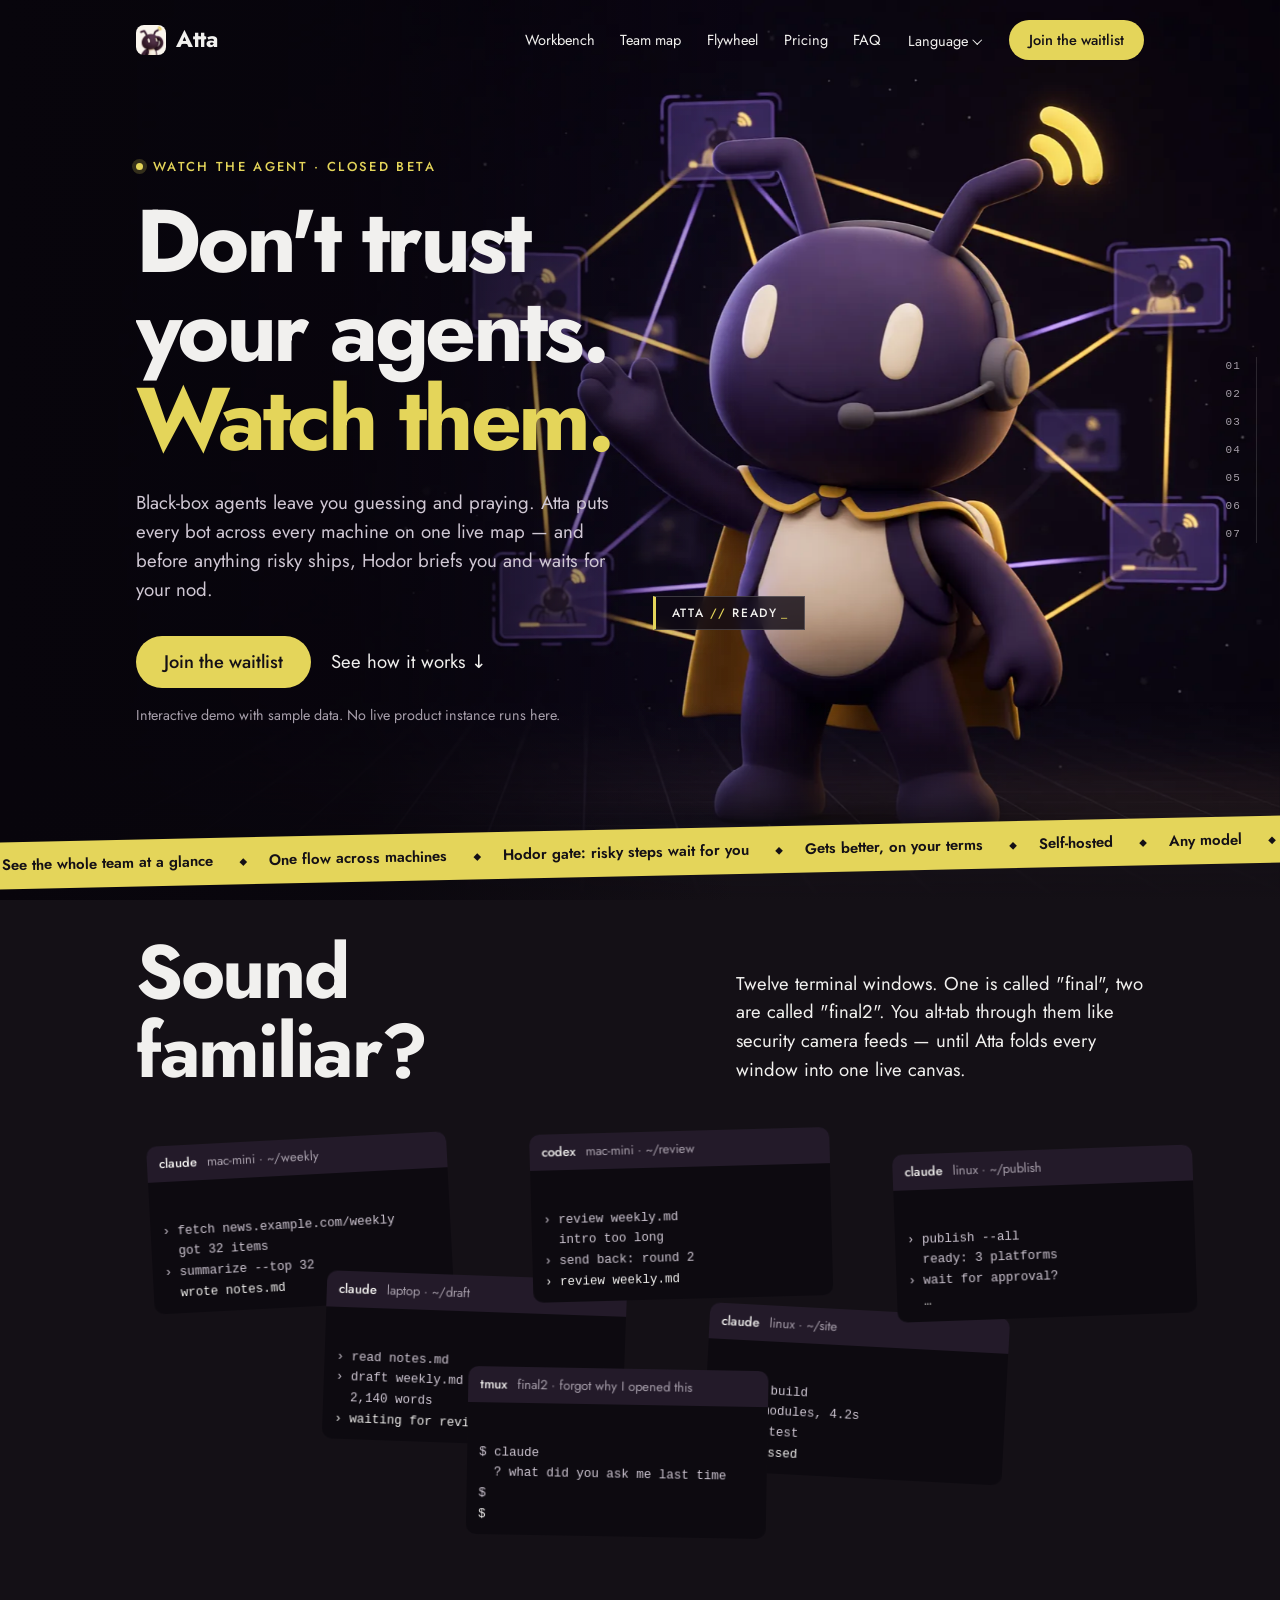
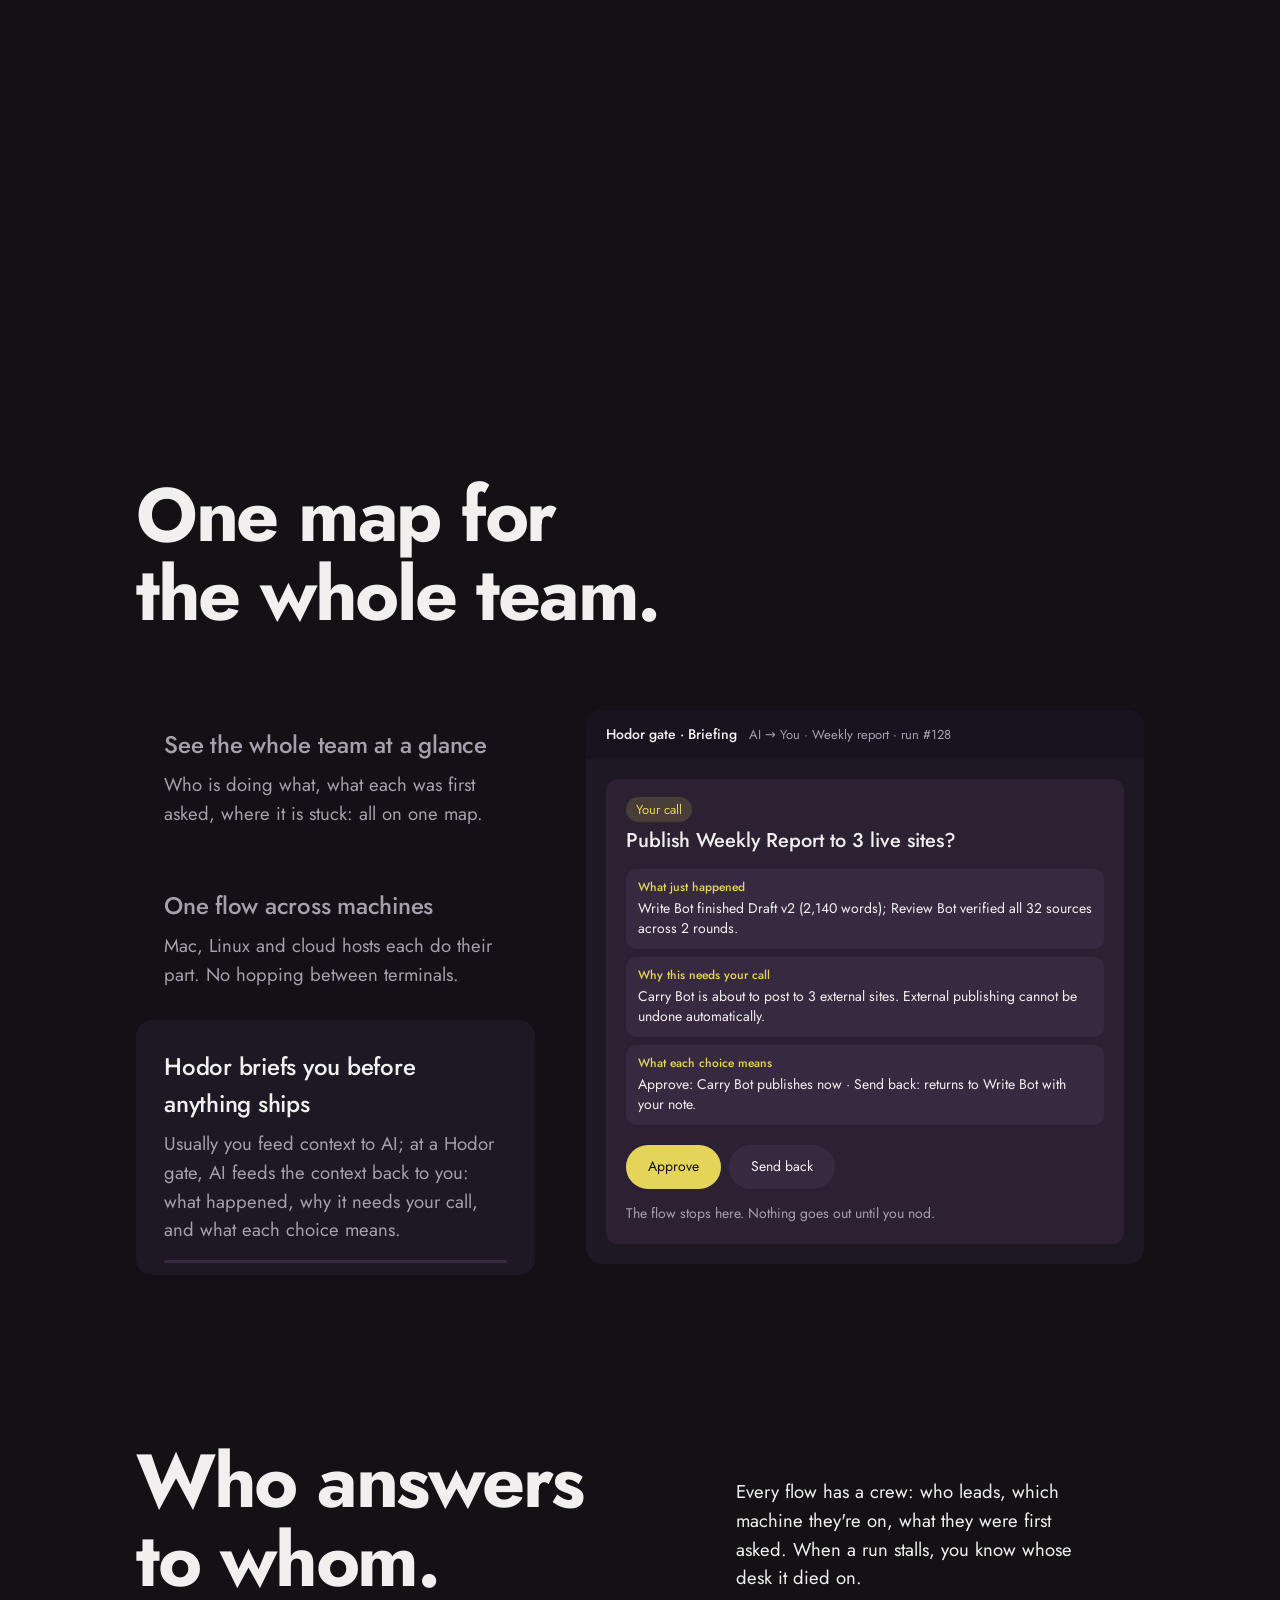
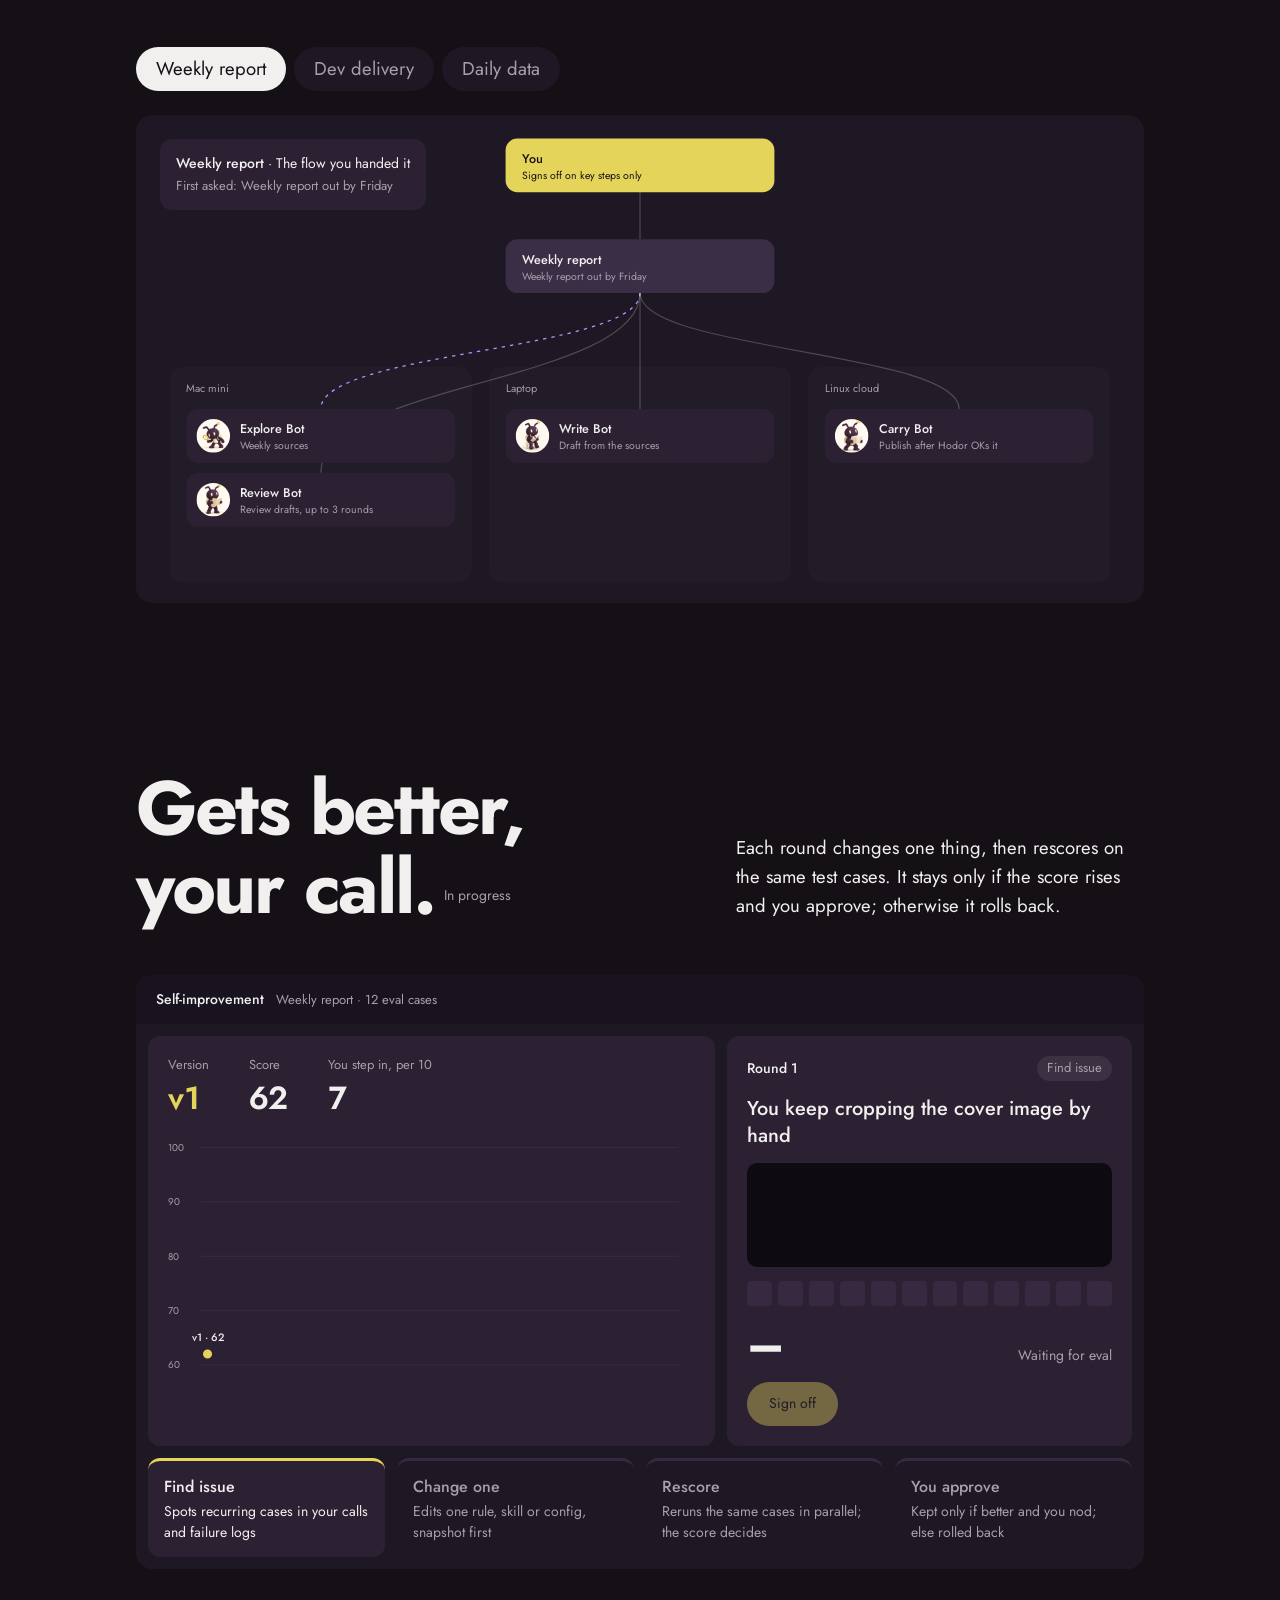
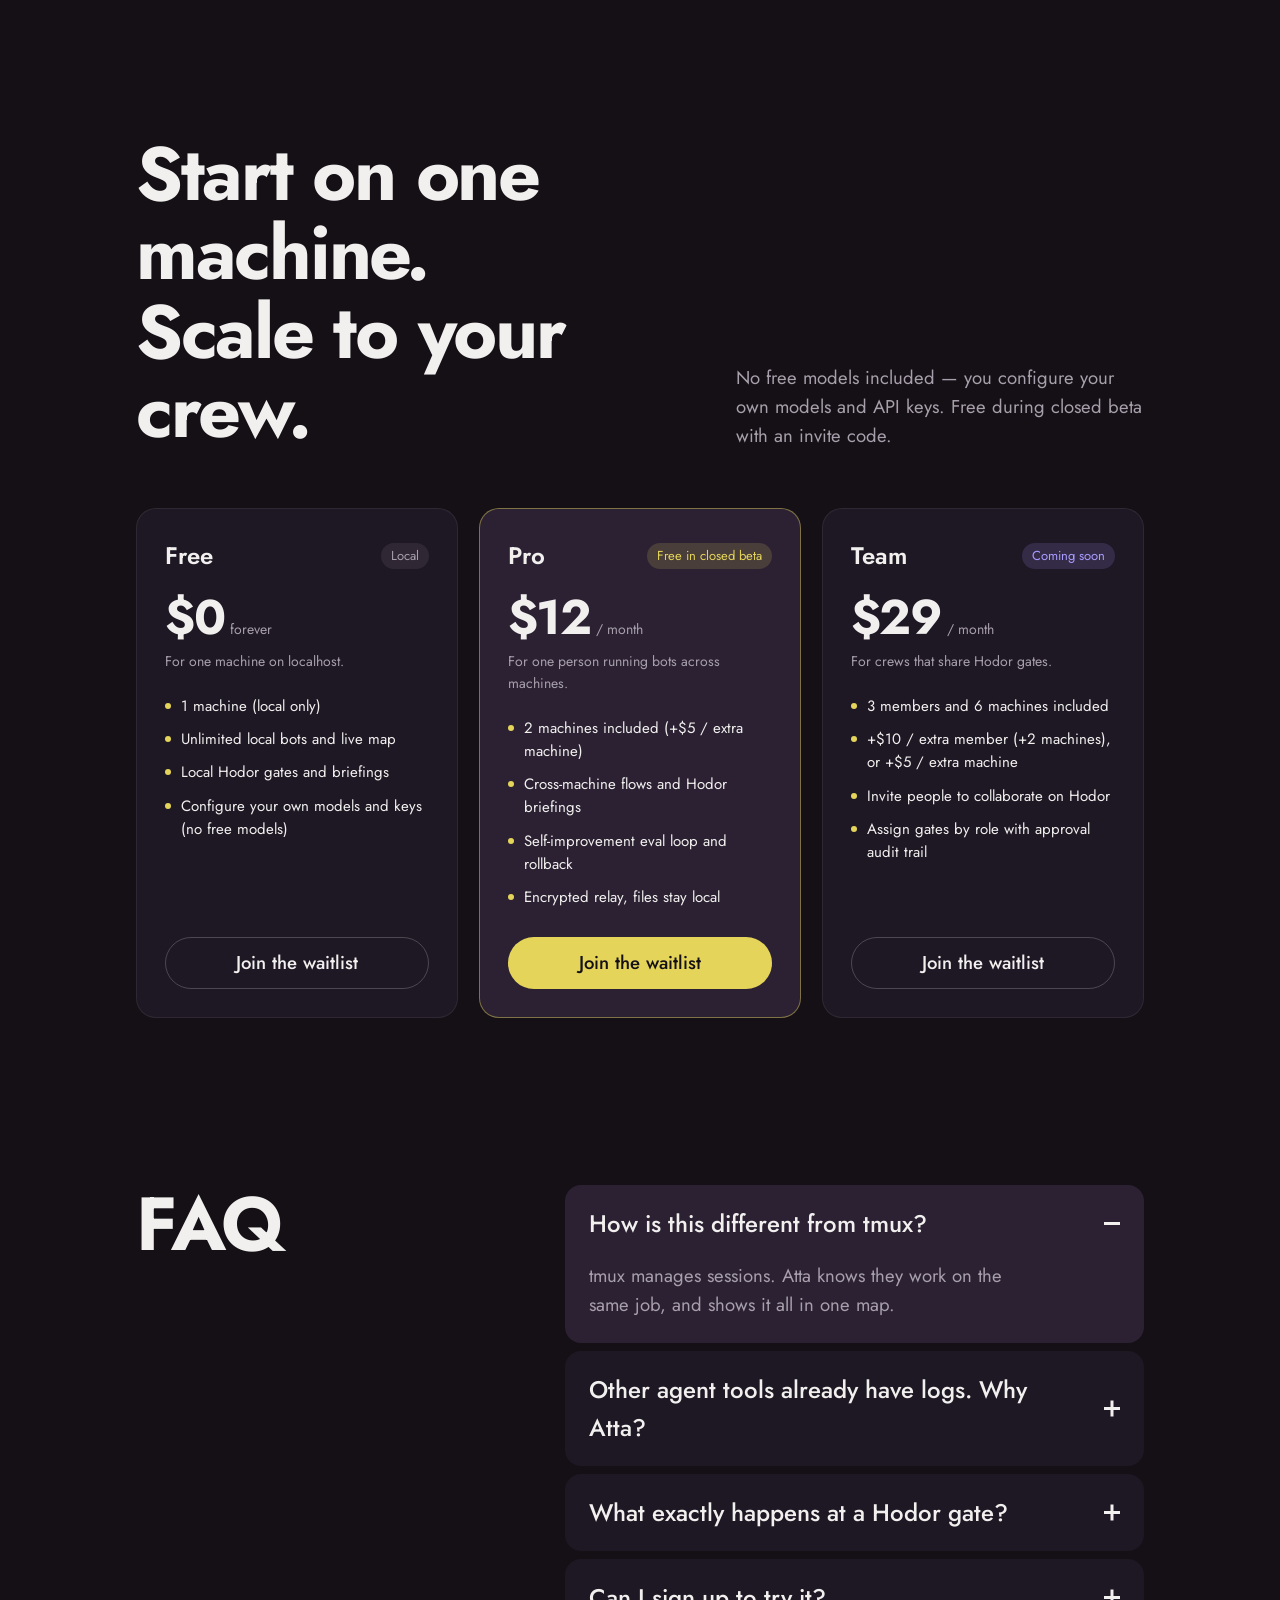
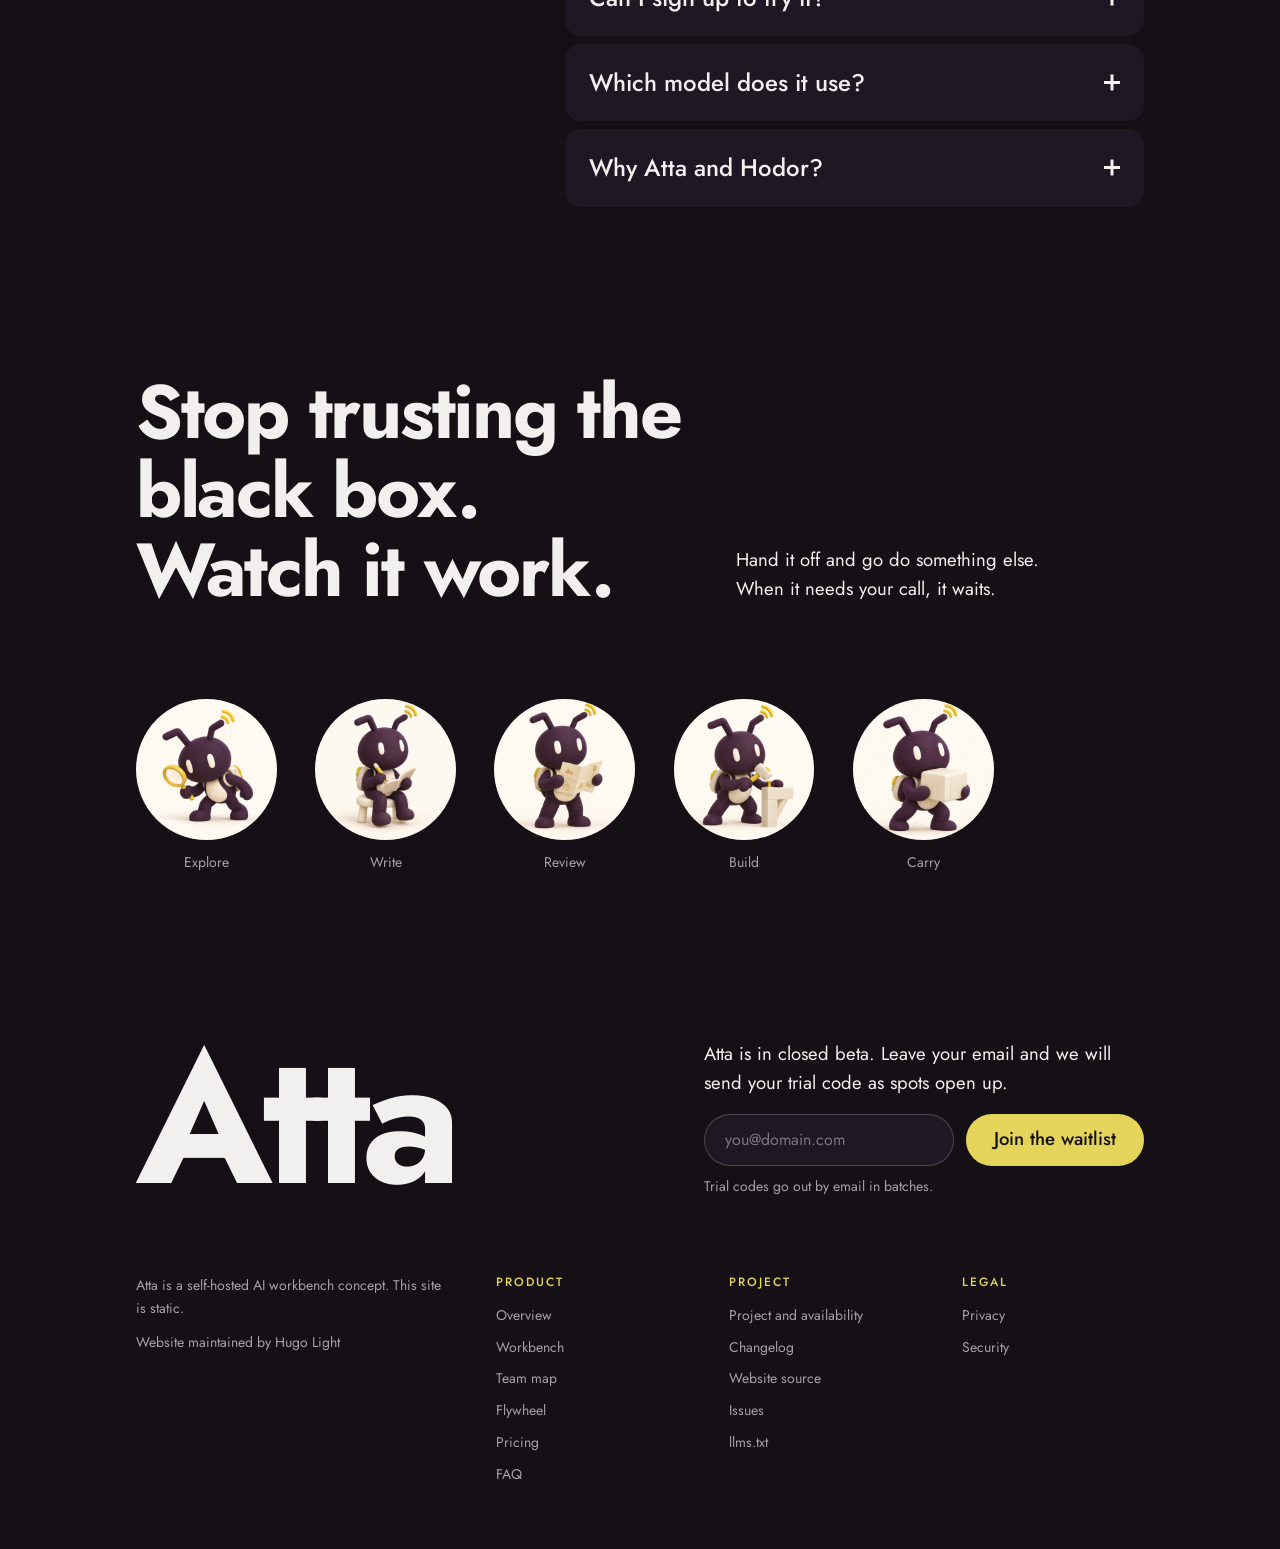
<file: index.html>
<!doctype html>
<html lang="en">
<head>
<meta charset="utf-8">
<meta name="viewport" content="width=device-width,initial-scale=1">
<title>Atta — See your AI team at a glance</title>
<meta name="description" content="Too many terminals, and you forget which agent is doing what. Atta puts every agent on every machine into one live map, and the risky step waits for your nod.">
<meta name="author" content="Hugo Light">
<meta name="theme-color" content="#141016">
<!-- seo:start -->
<link rel="canonical" href="https://atta.nz/">
<link rel="alternate" hreflang="en" href="https://atta.nz/">
<link rel="alternate" hreflang="zh-Hans" href="https://atta.nz/zh/">
<link rel="alternate" hreflang="x-default" href="https://atta.nz/">
<link rel="alternate" type="text/markdown" href="https://atta.nz/llms.txt" title="llms.txt">
<meta property="og:type" content="website">
<meta property="og:site_name" content="Atta">
<meta property="og:title" content="Atta — See your AI team at a glance">
<meta property="og:description" content="Too many terminals, and you forget which agent is doing what. Atta puts every agent on every machine into one live map, and the risky step waits for your nod.">
<meta property="og:url" content="https://atta.nz/">
<meta property="og:image" content="https://atta.nz/img/og.jpg">
<meta property="og:image:width" content="1200">
<meta property="og:image:height" content="630">
<meta property="og:image:alt" content="Atta key art: a commander ant linked to agent screens on a dark background">
<meta property="og:locale" content="en_US">
<meta property="og:locale:alternate" content="zh_CN">
<meta name="twitter:card" content="summary_large_image">
<meta name="twitter:title" content="Atta — See your AI team at a glance">
<meta name="twitter:description" content="Too many terminals, and you forget which agent is doing what. Atta puts every agent on every machine into one live map, and the risky step waits for your nod.">
<meta name="twitter:image" content="https://atta.nz/img/og.jpg">
<script type="application/ld+json">{"@context":"https://schema.org","@graph":[{"@type":"WebSite","@id":"https://atta.nz/#website","url":"https://atta.nz/","name":"Atta","description":"A self-hosted AI workbench concept that puts agents on every machine into one live map.","inLanguage":["en","zh-Hans"],"publisher":{"@type":"Person","name":"Hugo Light","url":"https://github.com/HugoSkylight"}},{"@type":"SoftwareApplication","@id":"https://atta.nz/#software","name":"Atta","applicationCategory":"DeveloperApplication","description":"A self-hosted AI workbench for directing a small team of AI agents across machines. Not publicly available.","url":"https://atta.nz/project/","isPartOf":{"@id":"https://atta.nz/#website"}}]}</script>
<!-- seo:end -->
<link rel="icon" type="image/png" sizes="64x64" href="img/favicon.png">
<link rel="preconnect" href="https://fonts.googleapis.com">
<link rel="preconnect" href="https://fonts.gstatic.com" crossorigin>
<link href="https://fonts.googleapis.com/css2?family=Jost:wght@400;500;700&display=swap" rel="stylesheet">
<script>document.documentElement.classList.add('js')</script>
<style>
:root{
  --bg:#141016; --s1:#1E1724; --s2:#2B2133; --s3:#372A40;
  --ink:#F1F0EE; --soft:#A79FAB; --lemon:#E4D55A;
  --run:#A99BFF; --ok:#9BE3B4; --bad:#E8837A;
  --sans:"Jost","PingFang SC","Hiragino Sans GB","Microsoft YaHei",system-ui,sans-serif;
  --s-display:clamp(2.5rem,1.5rem + 4vw,5rem);
  --s-head:clamp(1.25rem,1.1rem + .5vw,1.5rem);
  --s-body:clamp(1.0625rem,1rem + .2vw,1.1875rem);
  --s-small:.875rem;
  --m:clamp(16px,2.2vw,32px); --gut:clamp(12px,1.6vw,24px); --sec:clamp(160px,13vw,200px);
  --ease-out:cubic-bezier(.22,1,.36,1); --ease-io:cubic-bezier(.76,0,.24,1); --ease-soft:cubic-bezier(.33,1,.68,1);
}
*{box-sizing:border-box;margin:0}
body{font-family:var(--sans);font-size:var(--s-body);line-height:1.55;background:var(--bg);color:var(--ink);-webkit-font-smoothing:antialiased}
img{display:block;max-width:100%;height:auto}
a{color:inherit}
button{font:inherit;color:inherit;cursor:pointer;border:0;background:none;padding:0;text-align:inherit}
h1,h2,.h1like{font-size:var(--s-display);font-weight:700;letter-spacing:-.03em;line-height:1.05}
.soft{color:var(--soft)}
.small{font-size:var(--s-small)}
.wrap{padding-inline:var(--m);max-width:1440px;margin-inline:auto}
.grid{display:grid;grid-template-columns:repeat(12,minmax(0,1fr));column-gap:var(--gut)}
:focus-visible{outline:3px solid var(--lemon);outline-offset:3px}

.btn{display:inline-flex;align-items:center;height:52px;padding:0 28px;border-radius:999px;background:var(--lemon);color:var(--bg);font-weight:500;text-decoration:none;white-space:nowrap;transition:transform 140ms var(--ease-out),background-color 180ms ease}
.btn:active{transform:scale(.97)}
@media (hover:hover){.btn:hover{background:#F0E37C}}
.tlink{text-decoration:underline;text-decoration-color:transparent;text-underline-offset:.25em;transition:text-decoration-color 180ms ease}
@media (hover:hover){.tlink:hover{text-decoration-color:currentColor}}

/* nav */
.nav{display:flex;align-items:center;gap:clamp(24px,2.2vw,40px);height:clamp(80px,5.6vw,112px)}
.brand{display:flex;align-items:center;gap:10px;font-size:clamp(1.25rem,1rem + .55vw,1.75rem);font-weight:700;text-decoration:none;letter-spacing:-.02em}
.brand img{width:clamp(30px,2.1vw,40px);height:clamp(30px,2.1vw,40px);border-radius:8px}
.nav ul{display:flex;gap:clamp(24px,2vw,36px);list-style:none;padding:0;margin-left:auto;font-size:clamp(.875rem,.75rem + .2vw,1.0625rem)}
.nav ul a{text-decoration:none}
.nav .btn{height:clamp(40px,2.8vw,48px);padding:0 clamp(20px,1.5vw,26px);font-size:clamp(.875rem,.75rem + .2vw,1.0625rem)}
/* language dropdown: stays visible on mobile, where the nav links hide */
.lang-dd{position:relative;flex:none}
.lang-btn{list-style:none;display:inline-flex;align-items:center;gap:6px;cursor:pointer;font-size:clamp(.875rem,.75rem + .2vw,1.0625rem)}
.lang-btn::-webkit-details-marker{display:none}
.lang-btn::after{content:"";width:5.5px;height:5.5px;border-right:1.5px solid currentColor;border-bottom:1.5px solid currentColor;transform:translateY(-1.5px) rotate(45deg);transition:transform 180ms ease}
.lang-dd[open] .lang-btn::after{transform:translateY(1.5px) rotate(-135deg)}
.lang-menu{position:absolute;right:0;top:calc(100% + 10px);min-width:132px;padding:6px;border-radius:12px;background:var(--s1);border:1px solid rgba(241,240,238,.16);display:grid;gap:2px;z-index:40}
.lang-opt{display:flex;align-items:center;justify-content:space-between;padding:8px 12px;border-radius:8px;font-size:var(--s-small);font-weight:500;color:var(--soft);text-decoration:none;transition:background-color 150ms ease,color 150ms ease}
@media (hover:hover){.lang-opt:hover{background:var(--s2);color:var(--ink)}}
.lang-opt.on{color:var(--lemon);background:rgba(228,213,90,.1)}
.lang-opt.on::after{content:"";width:5px;height:5px;border-radius:50%;background:var(--lemon)}

/* splash: key art first screen */
.splash{position:relative;height:100svh;min-height:680px;overflow:hidden;isolation:isolate;display:flex;flex-direction:column}
@supports (overflow:clip){.splash{overflow:clip}}
.splash-art{position:absolute;inset:0;width:100%;height:100%;object-fit:cover;object-position:72% 50%;z-index:-2}
.splash::before{content:"";position:absolute;inset:0;z-index:-1;background:linear-gradient(90deg,#08050C 0%,rgba(8,5,12,.85) 28%,rgba(8,5,12,0) 58%),linear-gradient(0deg,var(--bg) 0%,rgba(20,16,22,0) 22%)}
.splash-in{flex:1;display:flex;flex-direction:column;width:100%;max-width:none}
.splash-copy{margin-block:auto;max-width:min(44vw,880px);padding-bottom:clamp(32px,3vh,56px)}
.kick{display:inline-flex;align-items:center;gap:10px;font-size:clamp(13px,.85vw,16px);letter-spacing:.18em;color:var(--lemon);font-weight:500}
.kick::before{content:"";width:7px;height:7px;border-radius:50%;background:var(--lemon);box-shadow:0 0 0 4px rgba(228,213,90,.2);animation:blink 1.8s ease-in-out infinite}
.splash h1{margin-top:clamp(18px,1.4vw,26px);font-size:clamp(3rem,min(1.4rem + 5.2vw,11svh),8.75rem);line-height:1;letter-spacing:-.04em}
:lang(zh-Hans) .splash h1{line-height:1.12}
.splash h1 .line:last-child>span{color:var(--lemon)}
.splash-sub{margin-top:clamp(24px,1.8vw,34px);max-width:26em;color:#CFC7D3;font-size:clamp(1rem,.85rem + .4vw,1.4rem)}
.splash .hero-act{margin-top:clamp(32px,2.4vw,44px);gap:clamp(20px,1.5vw,28px)}
.splash .hero-act .btn{height:clamp(52px,3.6vw,64px);padding:0 clamp(28px,2vw,38px);font-size:clamp(1.0625rem,.9rem + .3vw,1.3rem)}
.demo-note{margin-top:clamp(16px,1.2vw,22px);font-size:clamp(.875rem,.75rem + .18vw,1.05rem);color:var(--soft);max-width:30em}
/* splash: click the ant → glitch swap (after cindy.cn chara-stage) */
.splash::before,.splash::after,.splash-in{pointer-events:none}
.splash-in>*{pointer-events:auto}
.splash-art{cursor:pointer}
.splash.glitching .splash-art{animation:artGlitch .7s step-end both}
.splash::after{content:"";position:absolute;inset:0;z-index:-1;opacity:0;mix-blend-mode:screen;background:repeating-linear-gradient(0deg,rgba(228,213,90,.2) 0 2px,transparent 2px 6px),repeating-linear-gradient(90deg,rgba(169,155,255,.12) 0 1px,transparent 1px 7px)}
.splash.glitching::after{animation:artNoise .7s steps(9,end) both}
.scan{position:absolute;left:52%;right:8%;top:12%;height:2px;z-index:-1;opacity:0;pointer-events:none;background:linear-gradient(90deg,transparent,rgba(228,213,90,.85),rgba(169,155,255,.6),transparent);animation:scan 6s linear infinite}
.chara-tag{position:absolute;left:51%;bottom:30%;padding:9px 16px;font-size:12px;line-height:1.2;letter-spacing:.14em;font-weight:500;color:var(--ink);background:rgba(15,10,20,.8);-webkit-backdrop-filter:blur(6px);backdrop-filter:blur(6px);border:1px solid rgba(241,240,238,.2);border-left:3px solid var(--lemon)}
.chara-tag b{color:var(--lemon);font-weight:500}
.chara-tag::after{content:"_";color:var(--lemon);margin-left:3px;animation:caret 1.1s step-end infinite}
@keyframes caret{50%{opacity:0}}
@keyframes scan{0%{opacity:0;top:12%}5%{opacity:.9}42%{opacity:.8;top:86%}48%,100%{opacity:0;top:88%}}
@keyframes artGlitch{
  0%{filter:none;clip-path:none;transform:none}
  8%{clip-path:inset(4% 0 62%);filter:hue-rotate(-60deg) saturate(2.2);transform:translate(-9px,3px)}
  16%{clip-path:inset(55% 0 10%);filter:hue-rotate(35deg) contrast(1.6);transform:translate(7px,-2px)}
  24%{clip-path:inset(28% 0 33%);filter:invert(.85) hue-rotate(140deg);transform:translate(-4px,6px)}
  32%{clip-path:none;filter:saturate(.2) brightness(1.7);transform:translate(10px,-5px)}
  40%{clip-path:inset(12% 0 44%);filter:hue-rotate(-120deg) saturate(3);transform:translate(-12px)}
  48%{clip-path:inset(66% 0 4%);filter:invert(1) hue-rotate(180deg);transform:translate(5px,4px)}
  56%{clip-path:none;filter:contrast(2.2) brightness(.7);transform:translate(-6px,-7px)}
  66%{clip-path:inset(20% 0 52%);filter:hue-rotate(90deg) saturate(1.8);transform:translate(8px,2px)}
  76%{clip-path:inset(46% 0 18%);filter:brightness(1.4);transform:translate(-3px,1px)}
  86%{clip-path:none;filter:hue-rotate(-20deg);transform:translate(2px,-1px)}
  100%{filter:none;clip-path:none;transform:none}
}
@keyframes artNoise{0%{opacity:0}12%{opacity:1;transform:translateY(-6px)}30%{opacity:.35;transform:translateY(8px)}46%{opacity:1;transform:translateY(-3px) scaleY(1.04)}64%{opacity:.5;transform:translateY(5px)}82%{opacity:.9;transform:none}100%{opacity:0}}
.ticker{position:relative;flex:none;background:var(--lemon);color:var(--bg);overflow:hidden;white-space:nowrap;transform:rotate(-1.2deg);margin:0 -2vw clamp(24px,2vh,36px);padding:clamp(12px,.85vw,16px) 0;font-weight:600;font-size:clamp(15px,1vw,19px)}
/* 6 identical groups; loop shifts exactly one group so the seam is invisible. 5 groups stay off-screen on ultra-wide */
.ticker-in{display:inline-flex;flex:none;width:max-content}
.ticker-g{display:flex;flex:none}
.ticker span{flex:none;padding-inline:28px;position:relative}
.ticker span::after{content:"◆";position:absolute;right:-6px;font-size:10px;top:50%;transform:translateY(-50%)}
.hero-top{padding-top:clamp(56px,8vw,120px);align-items:end}
.say{grid-column:1/8;position:relative}
.say-a{display:none}
.hero-side{grid-column:8/13;padding-bottom:.4rem}
.hero-side p{max-width:26em}
.hero-act{display:flex;align-items:center;gap:20px;flex-wrap:wrap;margin-top:28px}
.stage-wrap{position:relative;margin-top:clamp(64px,7vw,112px)}
.terms{display:none}
.term{position:absolute;width:300px;background:#0D0A10;border-radius:10px;overflow:hidden;transform-origin:0 0;will-change:transform,opacity}
.term header{display:flex;gap:10px;align-items:baseline;padding:8px 12px;background:#231A29;font-size:13px;color:var(--soft)}
.term header b{color:var(--ink);font-weight:500}
.term[data-ui] pre{margin:0;padding:10px 12px;height:132px;overflow:hidden;font:12.5px/1.65 ui-monospace,Menlo,monospace;color:#CFC7D3;white-space:pre-wrap;display:flex;flex-direction:column;justify-content:flex-end}
.term[data-ui] pre span{display:block}
.term[data-ui] pre span:last-child{color:var(--ink)}
.term.lost header b{color:var(--bad)}

/* workbench (interface fragment) */
.wb{background:var(--s1);border-radius:16px;overflow:hidden}
.wb-bar{display:flex;align-items:center;gap:14px;padding:14px 22px;font-size:14px;color:var(--soft);background:#191320}
.wb-bar b{color:var(--ink);font-weight:500;font-size:15px}
.wb-bar .loopst{margin-left:auto;color:var(--run);white-space:nowrap}
.cv-body{display:grid;grid-template-columns:minmax(0,1fr) 268px}
.cscroll{overflow-x:auto}
.gsvg{display:block;width:100%;height:auto;min-width:720px;font-family:var(--sans)}
.drawer{padding:20px 20px 22px;background:#191320;font-size:14px;line-height:1.5}
.dr-crumb{font-size:13px;color:var(--soft)}
.drawer h4{font-size:20px;font-weight:500;margin:4px 0 12px}
.drawer dl{display:grid;grid-template-columns:auto 1fr;gap:6px 14px}
.drawer dt{color:var(--soft)}
.drawer h5{font-size:13px;font-weight:500;color:var(--soft);margin:18px 0 8px}
.ctx{list-style:none;padding:0;display:grid;gap:6px}
.ctx li{display:flex;flex-direction:column;padding:8px 10px;border-radius:8px;background:var(--s2)}
.ctx small{font-size:13px;color:var(--soft)}
.gn{transition:opacity .35s}
.gn-box{fill:var(--s2);stroke:rgba(241,240,238,.1);transition:stroke .4s}
.gn-t{fill:var(--ink);font-size:16px;font-weight:600}
.gn-s{fill:var(--soft);font-size:12.5px}
.gn-ring{fill:none;stroke:rgba(241,240,238,.18);stroke-width:2;transform-box:fill-box;transform-origin:center}
.gn-dot{fill:rgba(241,240,238,.25)}
.gn-me{fill:var(--lemon)} .gn-me-t{fill:var(--bg);font-size:16px;font-weight:700}
.gn[data-s=run] .gn-box{stroke:rgba(169,155,255,.55)}
.gn[data-s=run] .gn-ring{stroke:var(--run);stroke-dasharray:20 9;animation:spin 1.3s linear infinite}
.gn[data-s=run] .gn-dot{fill:var(--run);animation:blink 1s infinite}
.gn[data-s=done] .gn-ring{stroke:rgba(155,227,180,.85)} .gn[data-s=done] .gn-dot{fill:var(--ok)}
.gn[data-s=wait] .gn-box{stroke:var(--lemon)}
.gn[data-s=wait] .gn-ring{stroke:var(--lemon);animation:breathe 1.2s ease-in-out infinite}
.gn[data-s=wait] .gn-dot{fill:var(--lemon);animation:blink .8s infinite}
@keyframes breathe{50%{transform:scale(1.15);opacity:.5}}
.gn.sel .gn-box{stroke:var(--ink);stroke-width:1.5}
.gn.hov{cursor:pointer}
.ge{fill:none;stroke:rgba(241,240,238,.16);stroke-width:1.6;stroke-linecap:round;transition:opacity .35s}
.ge.on{stroke:var(--run);stroke-dasharray:3 7;animation:flow .5s linear infinite}
.ge.done{stroke:rgba(241,240,238,.4)}
.ge.back{stroke:var(--bad);stroke-dasharray:4 6;animation:flow .6s linear infinite reverse}
.back-t{fill:var(--bad);font-size:12.5px}
.gp{fill:var(--lemon)}
.glbl{fill:var(--soft);font-size:13.5px}
.greg rect{fill:rgba(241,240,238,.015);stroke:rgba(241,240,238,.12);stroke-dasharray:4 5;transition:stroke .3s}
.greg .pill{fill:var(--s2);stroke:none}
.greg text{fill:var(--ink);font-size:13px;font-weight:500}
.greg.lit rect:first-child{stroke:rgba(241,240,238,.5)}
.greg.loop rect:first-child{stroke:rgba(169,155,255,.45)}
.gm{fill:none;stroke:rgba(169,155,255,.3);stroke-width:1.2;stroke-dasharray:2 5;stroke-linecap:round;transition:opacity .35s}
.gm.lit{stroke:var(--ink);animation:flow .5s linear infinite}
.focus .gn:not(.lit),.focus .ge,.focus .gm:not(.lit),.focus .greg:not(.lit){opacity:.22}
@keyframes spin{to{transform:rotate(360deg)}}
@keyframes blink{50%{opacity:.25}}
@keyframes flow{to{stroke-dashoffset:-10}}

/* core: list left, one panel right */
.core{padding-top:var(--sec)}
.core h2{max-width:9em}
.feats{display:grid;grid-template-columns:minmax(0,5fr) minmax(0,7fr);column-gap:clamp(24px,4vw,64px);margin-top:64px}
.feat{display:contents}
.f-btn{grid-column:1;position:relative;display:block;width:100%;padding:28px 28px 30px;border-radius:16px;transition:background-color 220ms ease}
.feat:nth-child(1) .f-btn{grid-row:1}.feat:nth-child(2) .f-btn{grid-row:2}.feat:nth-child(3) .f-btn{grid-row:3}
.f-btn b{display:block;font-size:var(--s-head);font-weight:500;letter-spacing:-.01em;color:var(--soft);transition:color 220ms ease}
.f-btn span{display:block;margin-top:8px;color:var(--soft);max-width:24em}
.feat.on .f-btn{background:var(--s1)}
.feat.on .f-btn b{color:var(--ink)}
@media (hover:hover){.feat:not(.on) .f-btn:hover b{color:var(--ink)}}
.pnl{grid-column:2;grid-row:1/4;align-self:center;visibility:hidden;opacity:0;transform:translateY(12px);transition:opacity .4s ease,transform .5s var(--ease-out),visibility 0s .4s}
.feat.on .pnl{visibility:visible;opacity:1;transform:none;transition:opacity .45s ease .05s,transform .6s var(--ease-out) .05s}
html:not(.js) .feats,html:not(.js) .feat{display:block}
html:not(.js) .pnl{display:block;visibility:visible;opacity:1;transform:none;margin-bottom:24px}

.win{background:var(--s1);border-radius:16px;overflow:hidden;font-size:14px;line-height:1.45}
.win-bar{display:flex;gap:12px;align-items:baseline;padding:14px 20px;background:#191320;color:var(--soft);font-size:13px}
.win-bar b{color:var(--ink);font-weight:500;font-size:14px}
.win-body{padding:20px;min-height:400px}
.mini{display:block;width:100%;height:auto;font-family:var(--sans)}
.mini rect{fill:var(--s2)}
.mini rect.me{fill:var(--lemon)}
.mini .c .me~text{fill:var(--bg)}
.mini rect.ld{fill:#3A2E47}
.mini .on rect{stroke:var(--run);stroke-width:1.5}
.mini .nm{fill:var(--ink);font-size:14px;font-weight:500}
.mini .sb{fill:var(--soft);font-size:12px}
.mini .ok{fill:var(--ok)}.mini .run{fill:var(--run)}.mini .idle{fill:var(--s3)}
.mini .gate{fill:none;stroke:rgba(228,213,90,.5);stroke-width:1.5;stroke-dasharray:3 5}
.mini .gl{fill:var(--lemon);font-size:12px}
.chip{font-size:13px;padding:3px 10px;border-radius:999px;white-space:nowrap}
.chip.ok{background:rgba(155,227,180,.14);color:var(--ok)}
.chip.run{background:rgba(169,155,255,.16);color:var(--run)}
.chip.idle{background:rgba(241,240,238,.08);color:var(--soft)}
.chip.wait{background:rgba(228,213,90,.16);color:var(--lemon)}
.chip.bad{background:rgba(232,131,122,.16);color:var(--bad)}
.machines{display:grid;grid-template-columns:repeat(3,minmax(0,1fr));gap:10px}
.mc{background:var(--s2);border-radius:12px;padding:14px}
.mc b{font-weight:500}
.mc>small{display:block;font-size:13px;color:var(--ok);margin-bottom:12px}
.mc ul{list-style:none;padding:0;display:grid;gap:8px}
.mc li{display:flex;align-items:center;gap:10px;padding:8px;border-radius:8px;background:var(--s3)}
.mc li img{width:32px;height:32px;border-radius:50%}
.mc li small{display:block;font-size:13px;color:var(--soft)}
.msg{margin-top:16px;padding:12px 14px;border-radius:10px;background:var(--s2);color:var(--soft)}
.msg b{color:var(--ink);font-weight:500}
.card{background:var(--s2);border-radius:12px;padding:20px}
.card .t{font-size:20px;font-weight:500;margin-top:6px}
.brief{list-style:none;padding:0;margin:14px 0 0;display:grid;gap:8px}
.brief li{padding:10px 12px;border-radius:10px;background:var(--s3);font-size:14px;line-height:1.45}
.brief small{display:block;font-size:12px;color:var(--lemon);font-weight:500;margin-bottom:2px}
.acts{display:flex;gap:8px;margin-top:20px}
.acts button{height:44px;padding:0 22px;border-radius:999px;background:var(--s3);transition:transform 140ms var(--ease-out),opacity .2s}
.acts button.y{background:var(--lemon);color:var(--bg)}
.acts button:active{transform:scale(.97)}
.acts button:disabled{opacity:.4;cursor:default}
.st{margin-top:14px;color:var(--soft);min-height:1.5em}
.st b{color:var(--ink);font-weight:500}
.f-btn b .note{display:inline;margin:0 0 0 8px;font-size:var(--s-small);font-weight:400;color:var(--soft)}

/* topology */
.topo{padding-top:var(--sec)}
.topo-head{align-items:end}
.topo-head h2{grid-column:1/8}
.topo-head p{grid-column:8/13;max-width:20em;padding-bottom:.4rem}
.runs{display:flex;gap:8px;flex-wrap:wrap;margin-top:48px}
.runs button{height:44px;padding:0 20px;border-radius:999px;background:var(--s1);color:var(--soft);transition:background-color .2s,color .2s,transform 140ms var(--ease-out)}
.runs button:active{transform:scale(.97)}
.runs button[aria-pressed=true]{background:var(--ink);color:var(--bg)}
.tmap{position:relative;margin-top:24px;background:var(--s1);border-radius:16px;overflow:hidden}
.tmap svg{display:block;width:100%;height:auto;font-family:var(--sans)}
.tl{fill:none;stroke:rgba(241,240,238,.22);stroke-width:1.5;transition:d .7s var(--ease-io),opacity .4s}
.tl.hot{stroke:var(--run);stroke-dasharray:4 6;animation:flow .6s linear infinite}
.tn{transition:transform .7s var(--ease-io),opacity .4s}
.tn .bx{fill:var(--s2);transition:fill .3s}
.tn text{fill:var(--ink);font-size:15px;font-weight:500}
.tn .sub{fill:var(--soft);font-size:12.5px;font-weight:400}
.tn.me .bx{fill:var(--lemon)} .tn.me text{fill:var(--bg)}
.tn.lead .bx{fill:#3A2E47}
.tn.off{opacity:0}
.tn.hov{cursor:pointer}
.tn.hov:hover .bx,.tn.pick .bx{fill:var(--s3)}
.tzone rect{fill:rgba(241,240,238,.02)}
.tzone text{fill:var(--soft);font-size:13px}
.tip{position:absolute;left:24px;top:24px;max-width:22em;padding:14px 16px;border-radius:12px;background:var(--s2);font-size:14px;line-height:1.5}
.tip b{font-weight:500}
.tip small{display:block;color:var(--soft);font-size:13px;margin-top:2px}

/* self-improvement lab */
.fly{padding-top:var(--sec)}
.fly-head{align-items:end}
.fly-head h2{grid-column:1/8}
.fly-head h2 .note{font-size:var(--s-small);font-weight:400;letter-spacing:0;color:var(--soft);vertical-align:middle;margin-left:10px}
.fly-head p{grid-column:8/13;max-width:21em;padding-bottom:.4rem}
.lab{margin-top:48px}
.lab-body{display:grid;grid-template-columns:minmax(0,7fr) minmax(0,5fr);gap:12px;padding:12px}
.lab-chart,.lab-round{background:var(--s2);border-radius:12px;padding:20px}
.stats{display:grid;grid-template-columns:repeat(3,auto);justify-content:start;gap:8px 40px}
.stats dt{font-size:13px;color:var(--soft)}
.stats dd{margin:0;font-size:32px;font-weight:600;letter-spacing:-.02em;font-variant-numeric:tabular-nums}
.stats div:first-child dd{color:var(--lemon)}
#lb-svg{display:block;width:100%;height:auto;margin-top:16px;overflow:visible;font-family:var(--sans)}
.lg{stroke:rgba(241,240,238,.07)}
.lt{fill:var(--soft);font-size:12px}
.ls{stroke-width:3;stroke-linecap:round}
@media (prefers-reduced-motion:no-preference){.ls{stroke-dasharray:1;stroke-dashoffset:1;animation:draw .7s var(--ease-out) forwards}}
.ls.keep{stroke:var(--lemon)}
.ls.glow{stroke:var(--lemon);stroke-width:14;opacity:.14}
.ls.drop{stroke:var(--bad);stroke-width:2;opacity:.8}
.ls.flat{stroke:rgba(228,213,90,.35);stroke-width:2;animation-delay:.3s}
.lp{animation:pin .45s var(--ease-out) .45s both}
.lp circle{stroke:var(--s2);stroke-width:3}
.lp.keep circle{fill:var(--lemon)}
.lp.drop circle{fill:var(--s2);stroke:var(--bad);stroke-width:2}
.lp text{font-size:13px;font-weight:500;text-anchor:middle;fill:var(--ink)}
.lp.drop text{fill:var(--bad);font-weight:400}
@keyframes draw{to{stroke-dashoffset:0}}
@keyframes pin{from{opacity:0;transform:translateY(6px)}}
.lab-round{display:flex;flex-direction:column;gap:14px}
.rd-top{display:flex;justify-content:space-between;align-items:center}
.rd-top b{font-weight:500}
.rd-hyp{font-size:20px;font-weight:500;line-height:1.35;min-height:2.7em}
.rd-diff{display:flex;flex-direction:column;min-height:104px;padding:12px 14px;border-radius:10px;background:#0D0A10;font:13px/1.7 ui-monospace,Menlo,monospace}
.rd-diff .f{display:flex;justify-content:space-between;color:var(--soft)}
.rd-diff em{font-style:normal;color:var(--soft);opacity:.7}
.rd-diff .add{color:var(--ok)}
.rd-diff .del{color:var(--bad);text-decoration:line-through;text-decoration-color:rgba(232,131,122,.5)}
.rd-diff span{animation:rise .35s var(--ease-out) both}
.rd-cases{display:grid;grid-template-columns:repeat(12,1fr);gap:6px}
.rd-cases i{aspect-ratio:1;border-radius:4px;background:var(--s3);transition:background-color .25s,transform .25s var(--ease-out)}
.rd-cases i.ok{background:var(--ok);transform:scale(.86)}
.rd-cases i.bad{background:var(--bad);transform:scale(.86)}
.rd-foot{display:flex;align-items:baseline;justify-content:space-between}
.rd-score{font-size:48px;font-weight:700;letter-spacing:-.03em;line-height:1;font-variant-numeric:tabular-nums}
.rd-cs{color:var(--soft);font-size:14px}
.lab-round .acts{margin-top:auto}
.acts button.beg{animation:beg 1.2s ease-in-out infinite}
@keyframes beg{50%{box-shadow:0 0 0 8px rgba(228,213,90,.18)}}
.fsteps{list-style:none;margin:0;padding:0 12px 12px;display:grid;grid-template-columns:repeat(4,1fr);gap:12px}
.fsteps li{padding:14px 16px;border-radius:12px;color:var(--soft);font-size:14px;line-height:1.5;border-top:3px solid var(--s3);transition:color .3s,border-color .3s,background-color .3s}
.fsteps li b{display:block;font-size:16px;font-weight:500;margin-bottom:2px}
.fsteps li.on{color:var(--ink);border-color:var(--lemon);background:var(--s2)}

.pricing{padding-top:var(--sec)}
.pr-head{align-items:end;margin-bottom:clamp(40px,4.5vw,64px)}
.pr-head h2{grid-column:1/8}
.pr-head p{grid-column:8/13;color:var(--soft);max-width:26em}
.pgrid{display:grid;grid-template-columns:repeat(3,minmax(0,1fr));gap:var(--gut)}
.pcard{display:flex;flex-direction:column;padding:28px;border-radius:20px;background:var(--s1);border:1px solid rgba(241,240,238,.08)}
.pcard.hi{background:var(--s2);border-color:rgba(228,213,90,.45)}
.ptop{display:flex;align-items:center;justify-content:space-between;gap:12px}
.ptop h3{font-size:var(--s-head);font-weight:600}
.pprice{margin-top:18px;display:flex;align-items:baseline;gap:6px}
.pprice b{font-size:clamp(2.25rem,1.6rem + 1.8vw,3.25rem);font-weight:700;letter-spacing:-.03em;line-height:1}
.pprice span{color:var(--soft);font-size:var(--s-small)}
.pdesc{margin-top:10px;color:var(--soft);font-size:var(--s-small)}
.plist{list-style:none;padding:0;margin:22px 0 28px;display:grid;gap:10px;font-size:15px}
.plist li{display:flex;align-items:baseline;gap:10px}
.plist li::before{content:"";flex:none;width:6px;height:6px;border-radius:50%;background:var(--lemon);transform:translateY(-2px)}
.pcard .btn,.pcard .pbtn{margin-top:auto;justify-content:center;width:100%}
.pbtn{display:inline-flex;align-items:center;height:52px;padding:0 28px;border-radius:999px;border:1px solid rgba(241,240,238,.22);color:var(--ink);font-weight:500;text-decoration:none;transition:border-color 180ms ease,background-color 180ms ease}
@media (hover:hover){.pbtn:hover{border-color:var(--ink);background:rgba(241,240,238,.06)}}

/* faq */
.faq{padding-top:var(--sec);align-items:start}
.faq h2{grid-column:1/5;position:sticky;top:48px}
.faq-list{grid-column:6/13;display:grid;gap:8px}
.faq details{background:var(--s1);border-radius:16px;transition:background-color .25s ease}
.faq details[open]{background:var(--s2)}
.faq summary{list-style:none;display:flex;align-items:center;justify-content:space-between;gap:24px;min-height:76px;padding:20px 24px;cursor:pointer;font-size:var(--s-head);font-weight:500}
.faq summary::-webkit-details-marker{display:none}
.faq summary i{position:relative;flex:none;width:16px;height:16px}
.faq summary i::before,.faq summary i::after{content:"";position:absolute;left:0;top:6.5px;width:16px;height:3px;background:currentColor;transition:transform .3s var(--ease-out)}
.faq summary i::after{transform:rotate(90deg)}
.faq details[open] summary i::after{transform:rotate(0)}
.faq details p{padding:0 24px 24px;color:var(--soft);max-width:44ch}

/* close */
.cta{padding-top:var(--sec)}
.cta-top{align-items:end}
.cta h2{grid-column:1/8}
.cta-side{grid-column:8/13;padding-bottom:.4rem}
.cta-side p{max-width:18em}
.ftop{display:flex;align-items:center;justify-content:space-between;gap:clamp(40px,6vw,88px);flex-wrap:wrap}
.fwl{flex:1 1 340px;max-width:440px}
.fwl-copy{max-width:24em;margin-bottom:16px}
.wl{max-width:440px}
.wl-row{display:flex;gap:12px;flex-wrap:wrap}
.wl-in{flex:1 1 190px;min-width:0;height:52px;padding:0 20px;border-radius:999px;border:1px solid rgba(241,240,238,.22);background:var(--s1);color:var(--ink);font:inherit;font-size:16px;transition:border-color 180ms ease,background-color 180ms ease}
.wl-in::placeholder{color:var(--soft);opacity:.7}
@media (hover:hover){.wl-in:hover{border-color:rgba(241,240,238,.4)}}
.wl-in:focus{outline:none;border-color:var(--lemon);background:var(--s2)}
.wl-in:disabled{opacity:.65;cursor:default}
.wl-note{margin-top:10px}
.wl-note.ok{color:var(--ok)}
.wl-note.err{color:var(--bad)}

/* right chapter rail (after stencil.so/tern) */
.rail{position:fixed;right:clamp(16px,1.8vw,26px);top:50%;transform:translateY(-50%);z-index:30}
.rail ol{display:grid;gap:2px;list-style:none;margin:0;padding:0 16px 0 0}
.rail-link{display:flex;align-items:center;justify-content:flex-end;position:relative;height:26px;font:500 11px/1 ui-monospace,Menlo,monospace;letter-spacing:.1em;text-transform:uppercase;text-decoration:none;color:var(--soft);text-shadow:0 1px 2px rgba(0,0,0,.85),0 0 18px rgba(0,0,0,.9);transition:color 180ms ease}
.rail-lbl{position:absolute;right:calc(100% + 12px);white-space:nowrap;opacity:0;transform:translateX(8px);pointer-events:none;transition:opacity .24s ease,transform .32s var(--ease-out)}
.rail:hover .rail-lbl,.rail-link[aria-current] .rail-lbl,.rail-link:focus-visible .rail-lbl{opacity:1;transform:none}
.rail-link:hover,.rail-link[aria-current]{color:var(--ink)}
.rail-link[aria-current] .rail-n{color:var(--lemon)}
.rail-track{position:absolute;inset:4px 0 4px auto;width:1px;background:rgba(241,240,238,.14)}
.rail-track>span{display:block;height:100%;background:linear-gradient(180deg,var(--lemon),var(--run));transform:scaleY(0);transform-origin:50% 0}
@media (max-width:1100px){.rail{display:none}}
.crew{display:flex;flex-wrap:wrap;gap:clamp(16px,3vw,48px);list-style:none;padding:0;margin-top:clamp(64px,7vw,112px)}
.crew li{display:flex;flex-direction:column;align-items:center;gap:12px;font-size:var(--s-small);color:var(--soft)}
.crew img{width:clamp(120px,11vw,160px);height:clamp(120px,11vw,160px);border-radius:50%;object-fit:cover}
footer{padding:var(--sec) var(--m) clamp(48px,5vw,64px);max-width:1440px;margin-inline:auto}
@media (min-width:1101px){.wrap,footer{max-width:2040px;padding-inline:clamp(136px,10.2vw,240px)}.splash-in{max-width:none}}
.fname{font-size:clamp(6rem,14.5vw,13.5rem);font-weight:700;letter-spacing:-.05em;line-height:.72}
.fgrid{display:grid;grid-template-columns:minmax(0,1.7fr) repeat(3,minmax(0,1fr));gap:clamp(28px,4vw,64px);margin-top:clamp(56px,6vw,80px)}
.fabout p{max-width:30em;color:var(--soft);font-size:var(--s-small);line-height:1.6}
.fabout p+p{margin-top:12px}
.fh{font-size:12px;font-weight:500;letter-spacing:.16em;line-height:1.4;text-transform:uppercase;color:var(--lemon);margin-bottom:14px}
.fgrid ul{list-style:none;padding:0;display:grid;gap:10px;font-size:var(--s-small);color:var(--soft)}
.fgrid a{text-decoration:none}
@media (hover:hover){.fgrid a:hover{text-decoration:underline;text-underline-offset:.25em}}

/* motion */
@media (prefers-reduced-motion:no-preference){
  html{scroll-behavior:smooth}
  .js [data-r]{opacity:0;transform:translateY(24px);transition:opacity .7s var(--ease-out),transform .9s var(--ease-out);transition-delay:calc(var(--i,0)*80ms)}
  .js [data-r].in{opacity:1;transform:none}
  /* signature: lines rise from behind their baseline */
  .lines .line{display:block;overflow:hidden;padding-bottom:.16em;margin-bottom:-.16em}
.lines .line>span{display:block;transition:transform .7s var(--ease-out),opacity .35s ease}
.js .splash .lines .line>span{animation:line-in .9s var(--ease-out) backwards;animation-delay:calc(var(--i)*110ms + 150ms)}
  @keyframes line-in{from{transform:translateY(105%)}}
  .ticker-in{animation:tick 38s linear infinite}
  @keyframes tick{to{transform:translateX(calc(-100% / 6))}}
  .splash-art{animation:art-in 1.6s var(--ease-out) both}
  @keyframes art-in{from{opacity:0;transform:scale(1.06)}}
  /* intro morph (desktop): six loose terminals fly into one graph */
  .morph{height:290svh}
  .morph .stick{position:sticky;top:0;height:100svh;overflow:hidden}
  .morph .hero-top{padding-top:clamp(22px,2.6vw,40px)}
  .morph .stage-wrap{margin-top:clamp(24px,2.8vw,40px)}
  .morph .say{display:grid}
  .morph .say>*{grid-area:1/1}
  .morph .say-a{display:block}
  .morph .say-b .line>span{transform:translateY(125%);opacity:0}
  .morph.flip .say-a .line>span{transform:translateY(-125%);opacity:0}
  .morph.flip .say-b .line>span{transform:none;opacity:1}
  .morph .terms{display:block;position:absolute;inset:0;z-index:2;pointer-events:none}
  .morph .wb{opacity:var(--wb,0)}
  .gn.pop .gn-ring{animation:pop .5s var(--ease-out)}
  @keyframes pop{40%{transform:scale(1.25)}}
  /* feature list advances by itself; the bar shows how long until the next */
  .bar{position:absolute;left:28px;right:28px;bottom:12px;height:3px;border-radius:3px;background:var(--s3);overflow:hidden;opacity:0;transition:opacity .3s}
  .bar::after{content:"";position:absolute;inset:0;background:var(--ink);transform:scaleX(0);transform-origin:left}
  .feats.auto .feat.on .bar{opacity:1}
  .feats.auto.run .feat.on .bar::after{animation:fill 5.5s linear forwards}
  @keyframes fill{to{transform:scaleX(1)}}
  .feat.on .mini .c,.feat.on .mc,.feat.on .msg,.feat.on .card>*{animation:rise .55s var(--ease-out) both}
  .feat.on .mini g:nth-of-type(2) .c,.feat.on .mc:nth-child(2),.feat.on .card>:nth-child(2){animation-delay:70ms}
  .feat.on .mini g:nth-of-type(3) .c,.feat.on .mc:nth-child(3),.feat.on .card>:nth-child(3){animation-delay:140ms}
  .feat.on .mini g:nth-of-type(4) .c,.feat.on .msg,.feat.on .card>:nth-child(4){animation-delay:210ms}
  .feat.on .mini g:nth-of-type(5) .c,.feat.on .card>:nth-child(5){animation-delay:280ms}
  .feat.on .mini g:nth-of-type(6) .c{animation-delay:350ms}
  @keyframes rise{from{opacity:0;transform:translateY(14px)}}
  .chip{transition:background-color .3s ease,color .3s ease}
  .chip.flip{animation:flip .45s var(--ease-out)}
  @keyframes flip{40%{transform:scale(1.12)}}
  .js .crew li{opacity:0;transform:translateY(20px);transition:opacity .6s var(--ease-out),transform .8s var(--ease-out);transition-delay:calc(var(--i,0)*90ms)}
  .js .crew.in li{opacity:1;transform:none}
  @media (hover:hover){.crew img{transition:transform .35s var(--ease-out)}.crew li:hover img{transform:translateY(-6px) rotate(-4deg)}}
}
@media (prefers-reduced-motion:reduce){
  *,*::before,*::after{animation:none!important;transition-duration:.01ms!important}
}

@media (max-width:900px){
  .nav ul{display:none}
  .nav{gap:12px}
  .nav .lang-dd{margin-left:auto}
  .say,.hero-side,.cta h2,.cta-side{grid-column:1/-1}
  .hero-side,.cta-side{margin-top:20px}
  .splash{height:auto;min-height:100svh;max-height:none}
  .splash-art{position:relative;inset:auto;height:auto;width:170%;max-width:none;margin:-4vw 0 0 -62%;aspect-ratio:16/9;order:2;-webkit-mask-image:linear-gradient(180deg,transparent,#000 22%);mask-image:linear-gradient(180deg,transparent,#000 22%)}
  .splash::before{display:none}
  .scan,.chara-tag{display:none}
  .splash-copy{max-width:none;margin-block:24px 0;padding-bottom:0}
  .ticker{order:3}
  .cv-body{grid-template-columns:1fr}
  .feats{display:block;margin-top:40px}
  .feat{display:block;margin-bottom:8px}
  .f-btn{padding:20px}
  .pnl{display:none;margin-top:8px}
  .feat.on .pnl{display:block}
  .win-body{min-height:0;padding:14px}
  .machines{grid-template-columns:1fr}
  .topo-head h2,.topo-head p{grid-column:1/-1}
  .topo-head p{margin-top:16px}
  .tmap{overflow-x:auto}
  .tmap svg{min-width:760px}
  .tip{position:static;margin:0 16px 16px}
  .lab-body{grid-template-columns:1fr}
  .lt{font-size:22px}.lp text{font-size:24px}
  .stats{gap:8px 24px}
  .fsteps{grid-template-columns:1fr 1fr}
  .fly-head h2,.fly-head p{grid-column:1/-1}
  .fly-head p{margin-top:16px}
  .faq h2,.faq-list{grid-column:1/-1}
  .faq h2{position:static}
  .faq-list{margin-top:32px}
  .pr-head h2,.pr-head p{grid-column:1/-1}
  .pr-head p{margin-top:16px}
  .pgrid{grid-template-columns:1fr}
  .crew{display:grid;grid-template-columns:repeat(5,1fr);gap:8px}
  .crew img{width:100%;height:auto;aspect-ratio:1}
  .fgrid{grid-template-columns:1fr 1fr}
  .fabout{grid-column:1/-1}
  .ftop{flex-direction:column;align-items:stretch;gap:32px}
  .fwl{flex:none;max-width:none;padding-bottom:0}
}
@media (max-width:560px){
  .fgrid{grid-template-columns:1fr}
  .fabout{grid-column:auto}
}
</style>
</head>
<body>

<header class="splash" id="top">
  <img class="splash-art" src="img/hero.webp" srcset="img/hero-sm.webp 1056w, img/hero.webp 2112w" sizes="100vw" alt="" width="2112" height="1188" fetchpriority="high">
  <i class="scan" aria-hidden="true"></i>
  <button class="chara-tag" type="button" aria-label="Switch Atta form">ATTA <b>//</b> <span>READY</span></button>
  <div class="wrap splash-in">
    <nav class="nav" aria-label="Main">
      <a class="brand" href="#top"><img src="img/icon.png" alt="" width="30" height="30">Atta</a>
      <ul>
        <li><a class="tlink" href="#core">Workbench</a></li>
        <li><a class="tlink" href="#topo">Team map</a></li>
        <li><a class="tlink" href="#fly">Flywheel</a></li>
        <li><a class="tlink" href="#pricing">Pricing</a></li>
        <li><a class="tlink" href="#faq">FAQ</a></li>
      </ul>
      <details class="lang-dd"><summary class="lang-btn tlink">Language</summary><div class="lang-menu"><a class="lang-opt on" href="./" lang="en" aria-current="page">English</a><a class="lang lang-opt" href="zh/" data-alt="zh/" hreflang="zh-Hans" lang="zh-Hans" aria-label="Switch to Chinese">中文</a></div></details>
      <a class="btn" href="#enter">Join the waitlist</a>
    </nav>
    <div class="splash-copy">
      <p class="kick" data-r>WATCH THE AGENT · CLOSED BETA</p>
      <h1 class="lines" aria-label="Don't trust your agents. Watch them."><span class="line" aria-hidden="true"><span style="--i:0">Don't trust</span></span><span class="line" aria-hidden="true"><span style="--i:1">your agents.</span></span><span class="line" aria-hidden="true"><span style="--i:2">Watch them.</span></span></h1>
      <p class="splash-sub" data-r style="--i:2">Black-box agents leave you guessing and praying. Atta puts every bot across every machine on one live map — and before anything risky ships, Hodor briefs you and waits for your nod.</p>
      <div class="hero-act" data-r style="--i:3">
        <a class="btn" href="#enter">Join the waitlist</a>
        <a class="tlink" href="#intro">See how it works ↓</a>
      </div>
      <p class="demo-note" data-r style="--i:4">Interactive demo with sample data. No live product instance runs here.</p>
    </div>
  </div>
  <div class="ticker" aria-hidden="true"><div class="ticker-in"><div class="ticker-g"><span>See the whole team at a glance</span><span>One flow across machines</span><span>Hodor gate: risky steps wait for you</span><span>Gets better, on your terms</span><span>Self-hosted</span><span>Any model</span></div><div class="ticker-g"><span>See the whole team at a glance</span><span>One flow across machines</span><span>Hodor gate: risky steps wait for you</span><span>Gets better, on your terms</span><span>Self-hosted</span><span>Any model</span></div><div class="ticker-g"><span>See the whole team at a glance</span><span>One flow across machines</span><span>Hodor gate: risky steps wait for you</span><span>Gets better, on your terms</span><span>Self-hosted</span><span>Any model</span></div><div class="ticker-g"><span>See the whole team at a glance</span><span>One flow across machines</span><span>Hodor gate: risky steps wait for you</span><span>Gets better, on your terms</span><span>Self-hosted</span><span>Any model</span></div><div class="ticker-g"><span>See the whole team at a glance</span><span>One flow across machines</span><span>Hodor gate: risky steps wait for you</span><span>Gets better, on your terms</span><span>Self-hosted</span><span>Any model</span></div><div class="ticker-g"><span>See the whole team at a glance</span><span>One flow across machines</span><span>Hodor gate: risky steps wait for you</span><span>Gets better, on your terms</span><span>Self-hosted</span><span>Any model</span></div></div></div>
</header>
<nav class="rail" aria-label="Chapters" data-ui>
  <span class="rail-track" aria-hidden="true"><span id="rail-bar"></span></span>
  <ol>
    <li><a class="rail-link" href="#intro"><span class="rail-n">01</span><span class="rail-lbl">Live map</span></a></li>
    <li><a class="rail-link" href="#core"><span class="rail-n">02</span><span class="rail-lbl">Workbench</span></a></li>
    <li><a class="rail-link" href="#topo"><span class="rail-n">03</span><span class="rail-lbl">Team map</span></a></li>
    <li><a class="rail-link" href="#fly"><span class="rail-n">04</span><span class="rail-lbl">Flywheel</span></a></li>
    <li><a class="rail-link" href="#pricing"><span class="rail-n">05</span><span class="rail-lbl">Pricing</span></a></li>
    <li><a class="rail-link" href="#faq"><span class="rail-n">06</span><span class="rail-lbl">FAQ</span></a></li>
    <li><a class="rail-link" href="#enter"><span class="rail-n">07</span><span class="rail-lbl">Waitlist</span></a></li>
  </ol>
</nav>

<main>
<section class="hero intro" id="intro" aria-label="From a pile of terminals to one map">
 <div class="stick wrap">
  <div class="grid hero-top">
    <div class="say">
      <p class="say-a lines h1like"><span class="line"><span style="--i:0">Sound</span></span><span class="line"><span style="--i:1">familiar?</span></span></p>
      <p class="say-b lines h1like"><span class="line"><span style="--i:0">All your runs,</span></span><span class="line"><span style="--i:1">one live canvas.</span></span></p>
    </div>
    <div class="hero-side">
      <p data-r style="--i:1">Twelve terminal windows. One is called "final", two are called "final2". You alt-tab through them like security camera feeds — until Atta folds every window into one live canvas.</p>
    </div>
  </div>

  <div class="stage-wrap">
    <div class="terms" aria-hidden="true"></div>
    <div class="bench" id="see">
      <div class="wb" data-ui>
        <div class="wb-bar"><b>Weekly report</b><span>3 machines · 6 bots · click any step</span><span class="loopst">Loop round 2 / 3</span></div>
        <div class="cv-body">
          <div class="cscroll"><svg class="gsvg" id="see-svg" viewBox="0 0 1096 468" role="img" aria-label="Workbench: five flow steps, drafting and review form a loop; below, bots on three machines"></svg></div>
          <aside class="drawer" id="drawer" aria-live="polite"></aside>
        </div>
      </div>
    </div>
  </div>
 </div>
</section>

<section class="core wrap" id="core" aria-labelledby="core-h">
  <h2 id="core-h" data-r>One map for<br>the whole team.</h2>
  <div class="feats" role="tablist" aria-label="What Atta does">

    <div class="feat on">
      <button class="f-btn" role="tab" aria-selected="true" aria-controls="p1" id="t1"><b>See the whole team at a glance</b><span>Who is doing what, what each was first asked, where it is stuck: all on one map.</span></button>
      <div class="pnl" role="tabpanel" id="p1" aria-labelledby="t1">
        <div class="win" data-ui>
          <div class="win-bar"><b>Team</b><span>Weekly report · run #128</span></div>
          <div class="win-body">
            <svg class="mini" viewBox="0 0 560 340" role="img" aria-label="Weekly report team map: you at the top, the flow below, then four bots: Explore done, Write done, Review running, Carry pending">
              <path class="tl" d="M280 64C280 82 280 82 280 100"/>
              <path class="tl" d="M280 150C280 175 76 175 76 200"/>
              <path class="tl" d="M280 150C280 175 212 175 212 200"/>
              <path class="tl hot" d="M280 150C280 175 348 175 348 200"/>
              <path class="tl" d="M280 150C280 175 484 175 484 200"/>
              <path class="gate" d="M500 200C520 110 480 37 380 37"/>
              <text class="gl" x="462" y="110">Asks you first</text>
              <g transform="translate(180 10)"><g class="c"><rect class="me" width="200" height="54" rx="14"/><text class="nm" x="100" y="24" text-anchor="middle">You</text><text class="sb" x="100" y="42" text-anchor="middle">Hodor gate · key calls only</text></g></g>
              <g transform="translate(180 100)"><g class="c"><rect class="ld" width="200" height="50" rx="14"/><text class="nm" x="100" y="22" text-anchor="middle">Weekly report · run #128</text><text class="sb" x="100" y="39" text-anchor="middle">Weekly report out by Friday</text></g></g>
              <g transform="translate(14 200)"><g class="c"><rect width="124" height="128" rx="12"/><image href="img/01-explore.jpg" x="14" y="14" width="40" height="40" clip-path="url(#av)"/><text class="nm" x="14" y="72">Explore Bot</text><text class="sb" x="14" y="91">Weekly sources</text><text class="sb" x="14" y="108">Mac mini</text><circle class="ok" cx="108" cy="22" r="5"/></g></g>
              <g transform="translate(150 200)"><g class="c"><rect width="124" height="128" rx="12"/><image href="img/05-write.jpg" x="14" y="14" width="40" height="40" clip-path="url(#av)"/><text class="nm" x="14" y="72">Write Bot</text><text class="sb" x="14" y="91">First draft</text><text class="sb" x="14" y="108">Laptop</text><circle class="ok" cx="108" cy="22" r="5"/></g></g>
              <g transform="translate(286 200)"><g class="c on"><rect width="124" height="128" rx="12"/><image href="img/04-plan.jpg" x="14" y="14" width="40" height="40" clip-path="url(#av)"/><text class="nm" x="14" y="72">Review Bot</text><text class="sb" x="14" y="91">Reviews draft v2</text><text class="sb" x="14" y="108">Mac mini</text><circle class="run" cx="108" cy="22" r="5"/></g></g>
              <g transform="translate(422 200)"><g class="c"><rect width="124" height="128" rx="12"/><image href="img/07-carry.jpg" x="14" y="14" width="40" height="40" clip-path="url(#av)"/><text class="nm" x="14" y="72">Carry Bot</text><text class="sb" x="14" y="91">Posts to 3 sites</text><text class="sb" x="14" y="108">Linux cloud</text><circle class="idle" cx="108" cy="22" r="5"/></g></g>
            </svg>
          </div>
        </div>
      </div>
    </div>

    <div class="feat">
      <button class="f-btn" role="tab" aria-selected="false" aria-controls="p2" id="t2"><b>One flow across machines</b><span>Mac, Linux and cloud hosts each do their part. No hopping between terminals.</span></button>
      <div class="pnl" role="tabpanel" id="p2" aria-labelledby="t2">
        <div class="win" data-ui>
          <div class="win-bar"><b>Machines</b><span>3 online</span></div>
          <div class="win-body">
            <div class="machines">
              <div class="mc"><b>Mac mini</b><small>Online</small><ul>
                <li><img src="img/01-explore.jpg" alt="" width="32" height="32"><div>Explore Bot<small>Browser</small></div></li>
                <li><img src="img/04-plan.jpg" alt="" width="32" height="32"><div>Review Bot<small>Docs</small></div></li></ul></div>
              <div class="mc"><b>Laptop</b><small>Online</small><ul>
                <li><img src="img/05-write.jpg" alt="" width="32" height="32"><div>Write Bot<small>Editor</small></div></li></ul></div>
              <div class="mc"><b>Linux cloud</b><small>Online</small><ul>
                <li><img src="img/02-build.jpg" alt="" width="32" height="32"><div>Build Bot<small>Terminal</small></div></li>
                <li><img src="img/07-carry.jpg" alt="" width="32" height="32"><div>Carry Bot<small>Publish</small></div></li></ul></div>
            </div>
            <p class="msg"><b>Write Bot → Review Bot</b>: draft v2 · direct · text only, files stay on their machine</p>
          </div>
        </div>
      </div>
    </div>

    <div class="feat">
      <button class="f-btn" role="tab" aria-selected="false" aria-controls="p3" id="t3"><b>Hodor briefs you before anything ships</b><span>Usually you feed context to AI; at a Hodor gate, AI feeds the context back to you: what happened, why it needs your call, and what each choice means.</span></button>
      <div class="pnl" role="tabpanel" id="p3" aria-labelledby="t3">
        <div class="win" data-ui>
          <div class="win-bar"><b>Hodor gate · Briefing</b><span>AI → You · Weekly report · run #128</span></div>
          <div class="win-body">
            <div class="card">
              <span class="chip wait" id="g-chip">Your call</span>
              <p class="t">Publish Weekly Report to 3 live sites?</p>
              <ul class="brief">
                <li><small>What just happened</small>Write Bot finished Draft v2 (2,140 words); Review Bot verified all 32 sources across 2 rounds.</li>
                <li><small>Why this needs your call</small>Carry Bot is about to post to 3 external sites. External publishing cannot be undone automatically.</li>
                <li><small>What each choice means</small>Approve: Carry Bot publishes now · Send back: returns to Write Bot with your note.</li>
              </ul>
              <div class="acts"><button class="y" id="g-pass">Approve</button><button id="g-back">Send back</button></div>
              <p class="st" id="g-st" aria-live="polite">The flow stops here. Nothing goes out until you nod.</p>
            </div>
          </div>
        </div>
      </div>
    </div>

  </div>
</section>

<section class="topo wrap" id="topo" aria-labelledby="topo-h">
  <div class="grid topo-head">
    <h2 id="topo-h" data-r>Who answers<br>to whom.</h2>
    <p data-r style="--i:1">Every flow has a crew: who leads, which machine they're on, what they were first asked. When a run stalls, you know whose desk it died on.</p>
  </div>
  <div class="runs" role="group" aria-label="Switch flow" data-r style="--i:2">
    <button aria-pressed="true" data-run="0">Weekly report</button>
    <button aria-pressed="false" data-run="1">Dev delivery</button>
    <button aria-pressed="false" data-run="2">Daily data</button>
  </div>
  <div class="tmap" data-ui data-r style="--i:3">
    <svg id="topo-svg" viewBox="0 0 1200 580" role="img" aria-label="Team map: you at the top, flow leads below, then bots across three machines"></svg>
    <div class="tip" id="topo-tip" aria-live="polite"></div>
  </div>
</section>

<section class="fly wrap" id="fly" aria-labelledby="fly-h">
  <div class="grid fly-head">
    <h2 id="fly-h" data-r>Gets better,<br>your call.<span class="note">In progress</span></h2>
    <p data-r style="--i:1">Each round changes one thing, then rescores on the same test cases. It stays only if the score rises and you approve; otherwise it rolls back.</p>
  </div>
  <div class="lab win" data-ui data-r style="--i:2">
    <div class="win-bar"><b>Self-improvement</b><span>Weekly report · 12 eval cases</span></div>
    <div class="lab-body">
      <div class="lab-chart">
        <dl class="stats">
          <div><dt>Version</dt><dd id="lb-v">v1</dd></div>
          <div><dt>Score</dt><dd id="lb-s">62</dd></div>
          <div><dt>You step in, per 10</dt><dd id="lb-h">7</dd></div>
        </dl>
        <svg id="lb-svg" viewBox="0 0 640 320" role="img" aria-label="Score rises by version: v1 62, v2 74, v3 81, v4 88; two attempts that did not improve were rolled back"></svg>
      </div>
      <div class="lab-round" aria-live="polite">
        <div class="rd-top"><b id="rd-n">Round 1</b><span class="chip idle" id="rd-chip">Find issue</span></div>
        <p class="rd-hyp" id="rd-hyp"></p>
        <div class="rd-diff" id="rd-diff"></div>
        <div class="rd-cases" id="rd-cases"></div>
        <div class="rd-foot"><span class="rd-score" id="rd-score">–</span><span class="rd-cs" id="rd-cs">Waiting for eval</span></div>
        <div class="acts"><button class="y" id="rd-ok" disabled>Sign off</button></div>
      </div>
    </div>
    <ol class="fsteps" id="fsteps">
      <li><b>Find issue</b>Spots recurring cases in your calls and failure logs</li>
      <li><b>Change one</b>Edits one rule, skill or config, snapshot first</li>
      <li><b>Rescore</b>Reruns the same cases in parallel; the score decides</li>
      <li><b>You approve</b>Kept only if better and you nod; else rolled back</li>
    </ol>
  </div>
</section>

<section class="pricing wrap" id="pricing" aria-labelledby="pr-h">
  <div class="grid pr-head">
    <h2 id="pr-h" data-r>Start on one machine.<br>Scale to your crew.</h2>
    <p data-r style="--i:1">No free models included — you configure your own models and API keys. Free during closed beta with an invite code.</p>
  </div>
  <div class="pgrid" data-ui>
    <article class="pcard" data-r style="--i:1">
      <div class="ptop"><h3>Free</h3><span class="chip idle">Local</span></div>
      <div class="pprice"><b>$0</b><span>forever</span></div>
      <p class="pdesc">For one machine on localhost.</p>
      <ul class="plist">
        <li>1 machine (local only)</li>
        <li>Unlimited local bots and live map</li>
        <li>Local Hodor gates and briefings</li>
        <li>Configure your own models and keys (no free models)</li>
      </ul>
      <a class="pbtn" href="#enter">Join the waitlist</a>
    </article>
    <article class="pcard hi" data-r style="--i:2">
      <div class="ptop"><h3>Pro</h3><span class="chip wait">Free in closed beta</span></div>
      <div class="pprice"><b>$12</b><span>/ month</span></div>
      <p class="pdesc">For one person running bots across machines.</p>
      <ul class="plist">
        <li>2 machines included (+$5 / extra machine)</li>
        <li>Cross-machine flows and Hodor briefings</li>
        <li>Self-improvement eval loop and rollback</li>
        <li>Encrypted relay, files stay local</li>
      </ul>
      <a class="btn" href="#enter">Join the waitlist</a>
    </article>
    <article class="pcard" data-r style="--i:3">
      <div class="ptop"><h3>Team</h3><span class="chip run">Coming soon</span></div>
      <div class="pprice"><b>$29</b><span>/ month</span></div>
      <p class="pdesc">For crews that share Hodor gates.</p>
      <ul class="plist">
        <li>3 members and 6 machines included</li>
        <li>+$10 / extra member (+2 machines), or +$5 / extra machine</li>
        <li>Invite people to collaborate on Hodor</li>
        <li>Assign gates by role with approval audit trail</li>
      </ul>
      <a class="pbtn" href="#enter">Join the waitlist</a>
    </article>
  </div>
</section>

<section class="faq wrap grid" id="faq" aria-labelledby="faq-h">
  <h2 id="faq-h" data-r>FAQ</h2>
  <div class="faq-list">
    <details name="faq" open><summary>How is this different from tmux?<i></i></summary><p>tmux manages sessions. Atta knows they work on the same job, and shows it all in one map.</p></details>
    <details name="faq"><summary>Other agent tools already have logs. Why Atta?<i></i></summary><p>Logs tell you what happened. Atta shows you what's happening — and what's about to happen unless you stop it.</p></details>
    <details name="faq"><summary>What exactly happens at a Hodor gate?<i></i></summary><p>The flow pauses and Hodor hands you a briefing: what just happened, why this step needs your call, and what each option means. Say no, and it rolls back or reroutes; say go, and it moves.</p></details>
    <details name="faq"><summary>Can I sign up to try it?<i></i></summary><p>Atta is in closed beta. Join the waitlist with your email and we will send your trial code as spots open up.</p></details>
    <details name="faq"><summary>Which model does it use?<i></i></summary><p>Your pick. Atta runs the flow, not the model.</p></details>
    <details name="faq"><summary>Why Atta and Hodor?<i></i></summary><p>Atta is the leafcutter ant: a crew that splits the work. Hodor is Hold the door.</p></details>
  </div>
</section>

<section class="cta wrap" aria-labelledby="cta-h">
  <div class="grid cta-top">
    <h2 id="cta-h" data-r>Stop trusting the black box.<br>Watch it work.</h2>
    <div class="cta-side">
      <p data-r style="--i:1">Hand it off and go do something else. When it needs your call, it waits.</p>
    </div>
  </div>
  <ul class="crew" id="crew" aria-label="Your crew">
    <li style="--i:0"><img src="img/01-explore.jpg" alt="Explorer ant with a magnifying glass" width="160" height="160" loading="lazy">Explore</li>
    <li style="--i:1"><img src="img/05-write.jpg" alt="Writer ant with a notebook" width="160" height="160" loading="lazy">Write</li>
    <li style="--i:2"><img src="img/04-plan.jpg" alt="Reviewer ant holding a map" width="160" height="160" loading="lazy">Review</li>
    <li style="--i:3"><img src="img/02-build.jpg" alt="Builder ant with a hammer" width="160" height="160" loading="lazy">Build</li>
    <li style="--i:4"><img src="img/07-carry.jpg" alt="Carrier ant with a parcel" width="160" height="160" loading="lazy">Carry</li>
  </ul>
</section>
</main>

<footer class="site-foot" id="enter">
  <div class="ftop">
    <div class="fname" aria-hidden="true">Atta</div>
    <div class="fwl">
      <p class="fwl-copy">Atta is in closed beta. Leave your email and we will send your trial code as spots open up.</p>
      <form class="wl" id="wl-form" novalidate data-ui>
        <div class="wl-row">
          <input class="wl-in" id="wl-email" name="email" type="email" required autocomplete="email" placeholder="you@domain.com" aria-label="Email address">
          <button class="btn" id="wl-btn" type="submit">Join the waitlist</button>
        </div>
        <p class="wl-note small soft" id="wl-msg" aria-live="polite">Trial codes go out by email in batches.</p>
      </form>
    </div>
  </div>
  <div class="fgrid">
    <div class="fabout">
      <p>Atta is a self-hosted AI workbench concept. This site is static.</p>
      <p class="small">Website maintained by <a class="tlink" href="https://github.com/HugoSkylight">Hugo Light</a></p>
    </div>
    <nav aria-label="Product">
      <h2 class="fh">Product</h2>
      <ul>
        <li><a class="tlink" href="#top">Overview</a></li>
        <li><a class="tlink" href="#core">Workbench</a></li>
        <li><a class="tlink" href="#topo">Team map</a></li>
        <li><a class="tlink" href="#fly">Flywheel</a></li>
        <li><a class="tlink" href="#pricing">Pricing</a></li>
        <li><a class="tlink" href="#faq">FAQ</a></li>
      </ul>
    </nav>
    <nav aria-label="Project">
      <h2 class="fh">Project</h2>
      <ul>
        <li><a class="tlink" href="project/">Project and availability</a></li>
        <li><a class="tlink" href="changelog/">Changelog</a></li>
        <li><a class="tlink" href="https://github.com/HugoSkylight/atta-web">Website source</a></li>
        <li><a class="tlink" href="https://github.com/HugoSkylight/atta-web/issues">Issues</a></li>
        <li><a class="tlink" href="llms.txt">llms.txt</a></li>
      </ul>
    </nav>
    <nav aria-label="Legal">
      <h2 class="fh">Legal</h2>
      <ul>
        <li><a class="tlink" href="privacy/">Privacy</a></li>
        <li><a class="tlink" href="security/">Security</a></li>
      </ul>
    </nav>
  </div>
</footer>

<svg width="0" height="0" style="position:absolute" aria-hidden="true"><defs><clipPath id="av"><circle cx="34" cy="34" r="20"/></clipPath></defs></svg>

<script src="lang-link.js?v=2"></script>
<script src="i18n.js"></script>

<script>
{
  const reduce = matchMedia('(prefers-reduced-motion: reduce)').matches;
  const $ = s => document.querySelector(s), $$ = s => [...document.querySelectorAll(s)];
  const esc = s => String(s).replace(/[&<>]/g, c => ({ '&': '&amp;', '<': '&lt;', '>': '&gt;' })[c]);
  // i18n.js: data below holds English keys; tr() picks the current language, tx() also re-renders on switch
  const { t: tr, text: tx, on: onLang } = I18N;

  /* ---------- splash: click the ant → glitch + mode swap ---------- */
  {
    const splash = $('.splash'), art = $('.splash-art'), mode = $('.chara-tag span');
    const SETS = [art.srcset, 'img/hero-x-sm.webp 1056w, img/hero-x.webp 2112w'];
    // preload the alt form so the swap mid-glitch never shows a blank frame
    addEventListener('load', () => Object.assign(new Image(), { sizes: art.sizes, srcset: SETS[1] }));
    const swap = () => {
      const alt = splash.classList.toggle('alt');
      art.srcset = SETS[+alt];
      mode.textContent = alt ? tr('OVERDRIVE') : tr('READY');
    };
    const zap = () => {
      if (reduce) return swap();
      splash.classList.remove('glitching'); void splash.offsetWidth; splash.classList.add('glitching');
      setTimeout(swap, 300);
    };
    art.addEventListener('animationend', () => splash.classList.remove('glitching'));
    art.addEventListener('click', zap);
    $('.chara-tag').addEventListener('click', zap);
  }

  /* ---------- hero: the workbench graph ---------- */
  const NS = 'http://www.w3.org/2000/svg', W = 172, H = 68;
  const mk = (tag, attrs, parent) => { const e = document.createElementNS(NS, tag); for (const k in attrs) e.setAttribute(k, attrs[k]); if (parent) parent.appendChild(e); return e; };
  const txt = (attrs, s, parent) => tx(mk('text', attrs, parent), s);
  function node(svg, n) {
    const g = mk('g', { class: 'gn', 'data-s': n.s, transform: `translate(${n.x} ${n.y})` }, svg);
    mk('rect', { class: 'gn-box', width: W, height: H, rx: 15 }, g);
    mk('circle', { class: 'gn-ring', cx: 34, cy: 34, r: 24 }, g);
    if (n.img) mk('image', { href: n.img, x: 14, y: 14, width: 40, height: 40, 'clip-path': 'url(#av)', preserveAspectRatio: 'xMidYMid slice' }, g);
    else { mk('circle', { class: 'gn-me', cx: 34, cy: 34, r: 20 }, g); txt({ class: 'gn-me-t', x: 34, y: 40, 'text-anchor': 'middle' }, 'You', g); }
    mk('circle', { class: 'gn-dot', cx: W - 14, cy: 15, r: 4 }, g);
    txt({ class: 'gn-t', x: 66, y: 31 }, n.t, g);
    n.sub = txt({ class: 'gn-s', x: 66, y: 51 }, '', g);
    n.g = g;
    setState(n, n.s, true);
  }
  function setState(n, s, quiet) {
    n.s = s; n.g.dataset.s = s;
    tx(n.sub, () => tr(n.where, { no: n.no }) + ' · ' + tr(n.label[n.s]));
    if (!quiet && !reduce) { n.g.classList.remove('pop'); void n.g.getBBox(); n.g.classList.add('pop'); }
  }
  const curve = (a, b) => {
    if (b.x >= a.x + W - 1) { const x1 = a.x + W, y1 = a.y + H / 2, x2 = b.x, y2 = b.y + H / 2, m = (x1 + x2) / 2; return `M${x1} ${y1}C${m} ${y1} ${m} ${y2} ${x2} ${y2}`; }
    const x1 = a.x + W / 2, y1 = a.y + H, x2 = b.x + W / 2, y2 = b.y, m = (y1 + y2) / 2; return `M${x1} ${y1}C${x1} ${m} ${x2} ${m} ${x2} ${y2}`;
  };
  const vs = $('#see-svg');
  txt({ class: 'glbl', x: 14, y: 24 }, 'Flow · Weekly report · run #128', vs);
  txt({ class: 'glbl', x: 14, y: 244 }, 'Your machines', vs);
  // region/loop pills hug their label in either language: CJK ≈ 13.5px, Latin ≈ 7.4px at 13px
  const textW = s => [...s].reduce((w, c) => w + (c > '\u2e80' ? 13.5 : 7.4), 0);
  const pill = (rect, key, pad) => { const f = () => rect.setAttribute('width', Math.round(textW(tr(key)) + pad)); f(); onLang(f); };
  const loopG = mk('g', { class: 'greg loop' }, vs);
  mk('rect', { x: 214, y: 42, width: 428, height: 152, rx: 18 }, loopG);
  pill(mk('rect', { class: 'pill', x: 230, y: 30, height: 24, rx: 12 }, loopG), 'Loop · Draft ⇄ Review · round 2 / 3', 30);
  txt({ x: 245, y: 46 }, 'Loop · Draft ⇄ Review · round 2 / 3', loopG);
  const regions = { mac: { x: 8, t: 'Mac mini' }, note: { x: 371, t: 'Laptop' }, linux: { x: 734, t: 'Linux cloud' } };
  Object.values(regions).forEach(r => {
    r.g = mk('g', { class: 'greg' }, vs);
    mk('rect', { x: r.x, y: 270, width: 354, height: 174, rx: 18 }, r.g);
    pill(mk('rect', { class: 'pill', x: r.x + 16, y: 258, height: 24, rx: 12 }, r.g), r.t, 36);
    mk('circle', { cx: r.x + 30, cy: 270, r: 4, fill: '#9BE3B4' }, r.g);
    txt({ x: r.x + 41, y: 275 }, r.t, r.g);
  });
  const BL = { idle: 'Idle', run: 'Working', done: 'Shipped', wait: 'Your turn' };
  const B = {
    explore: { x: 13,  y: 320, t: 'Explore Bot', where: 'Search', img: 'img/01-explore.jpg', s: 'done', r: 'mac', label: BL },
    review:  { x: 187, y: 320, t: 'Review Bot', where: 'Review', img: 'img/04-plan.jpg',    s: 'run',  r: 'mac', label: BL },
    write:   { x: 376, y: 320, t: 'Write Bot', where: 'Drafting', img: 'img/05-write.jpg',  s: 'done', r: 'note', label: BL },
    me:      { x: 550, y: 320, t: 'You',       where: 'Desk', s: 'idle', r: 'note', label: { idle: 'Standby', wait: 'Your call', done: 'Decided' } },
    carry:   { x: 739, y: 320, t: 'Carry Bot', where: 'Publish', img: 'img/07-carry.jpg',   s: 'idle', r: 'linux', label: BL },
    build:   { x: 913, y: 320, t: 'Build Bot', where: 'Build', img: 'img/02-build.jpg',     s: 'idle', r: 'linux', label: BL },
  };
  const SL = { idle: 'Pending', run: 'Running', done: 'Done', wait: 'Your call' };
  const P = [
    { t: 'Gather',     s: 'done', b: 'explore', x: 14,  st: 'Done', o: 'Notes · 32 items', ctx: [['Your brief', "This week's report, out by Friday"], ['Reference', '#weekly · 3 messages']] },
    { t: 'Draft',      s: 'done', b: 'write',   x: 232, st: 'Done · round 2', o: 'Draft v2 · 2,140 words', ctx: [['From the last step', 'Notes · 32 items'], ['Review notes · round 1', 'Intro too long']] },
    { t: 'Review',     s: 'run',  b: 'review',  x: 450, st: 'Running · round 2', o: 'Reviewing', ctx: [['From the last step', 'Draft v2 full text'], ['Review method', 'v3 · approved by you']] },
    { t: 'Hodor gate', s: 'idle', b: 'me',      x: 672, st: 'Pending', o: 'You decide: approve or send back', ctx: [['What just happened', 'Draft v2 (2,140 words) passed 2 review rounds'], ['Why this needs your call', 'Carry Bot will publish to 3 external sites'], ['What each choice means', 'Approve ships now · Send back returns to Write Bot']] },
    { t: 'Publish',    s: 'idle', b: 'carry',   x: 900, st: 'Pending', o: 'None', ctx: [['After Hodor lets it through', 'Full final draft']] },
  ].map((p, i) => Object.assign(p, { y: 100, where: 'Step {no}', no: i + 1, label: SL, img: B[p.b].img }));
  P.forEach(p => node(vs, p));
  Object.values(B).forEach(b => node(vs, b));
  const first = P[0].g;
  const edge = (a, b, cls) => { const p = mk('path', { class: cls, d: curve(a, b) }); vs.insertBefore(p, first); return p; };
  const setEdge = (e, s) => {
    e.classList.toggle('on', s === 'on'); e.classList.toggle('done', s === 'done');
    if (s === 'on' && !reduce && !e._dot) { e._dot = mk('circle', { class: 'gp', r: 3 }, vs); mk('animateMotion', { dur: '1.1s', repeatCount: 'indefinite', path: e.getAttribute('d') }, e._dot); }
    if (s !== 'on' && e._dot) { e._dot.remove(); e._dot = null; }
  };
  P.slice(1).forEach((p, i) => { p.in = edge(P[i], p, 'ge'); });
  const wire = () => P.slice(1).forEach((p, i) => setEdge(p.in, P[i].s === 'done' ? (p.s === 'done' ? 'done' : p.s === 'idle' ? '' : 'on') : ''));
  wire();
  const bx1 = P[2].x + W / 2, bx2 = P[1].x + W / 2;
  vs.insertBefore(mk('path', { class: 'ge back', d: `M${bx1} 100C${bx1} 64 ${bx2} 64 ${bx2} 100` }), first);
  txt({ class: 'back-t', x: (bx1 + bx2) / 2, y: 68, 'text-anchor': 'middle' }, 'Send back · next round', vs);
  P.forEach(p => { p.map = edge(p, B[p.b], 'gm'); });


  const drawer = $('#drawer');
  // every value is an English key, or an array of keys/literals joined, so a language switch can repaint it
  const L = v => Array.isArray(v) ? v.map(L).join('') : tr(v);
  let paint = null;
  const render = (crumb, title, rows, ctx) => {
    paint = () => { drawer.innerHTML = `<div class="dr-crumb">${esc(L(crumb))}</div><h4>${esc(L(title))}</h4>
      <dl>${rows.map(([a, b]) => `<dt>${esc(L(a))}</dt><dd>${esc(L(b))}</dd>`).join('')}</dl>
      <h5>${esc(tr(title === 'Hodor gate' ? 'Hodor context briefing' : 'What this step received'))}</h5>
      <ul class="ctx">${ctx.length ? ctx.map(([a, b]) => `<li><small>${esc(L(a))}</small>${esc(L(b))}</li>`).join('') : `<li>${esc(tr('None'))}</li>`}</ul>`; };
    paint();
  };
  onLang(() => paint && paint());
  const showStep = i => { const p = P[i], b = B[p.b];
    render(['Weekly report', ' › ', p.t], p.t, [['Status', p.st], ['Assigned to', [b.t, ' @ ', regions[b.r].t]], ['Output', p.o]], p.ctx); };
  let sel = 2;
  const clearLit = () => vs.querySelectorAll('.lit').forEach(e => e.classList.remove('lit'));
  const focus = i => { const p = P[i], b = B[p.b]; vs.classList.add('focus'); clearLit();
    [p.g, b.g, p.map, regions[b.r].g].forEach(e => e.classList.add('lit')); if (i === 1 || i === 2) loopG.classList.add('lit'); showStep(i); };
  const blur = () => { vs.classList.remove('focus'); clearLit(); showStep(sel); };
  let user = false;
  const pick = (i, auto) => { P[sel].g.classList.remove('sel'); sel = i; P[sel].g.classList.add('sel'); showStep(sel); if (!auto) user = true; };
  P.forEach((p, i) => { p.g.classList.add('hov'); p.g.addEventListener('mouseenter', () => focus(i)); p.g.addEventListener('mouseleave', blur); p.g.addEventListener('click', () => pick(i)); });
  Object.entries(B).forEach(([id, b]) => {
    const i = P.findIndex(q => q.b === id);
    b.g.classList.add('hov');
    b.g.addEventListener('mouseenter', () => {
      if (i >= 0) return focus(i);
      vs.classList.add('focus'); clearLit(); b.g.classList.add('lit'); regions[b.r].g.classList.add('lit');
      render(regions[b.r].t, b.t, [['Status', 'Idle · not on this run'], ['Good at', b.where]], []);
    });
    b.g.addEventListener('mouseleave', blur);
    if (i >= 0) b.g.addEventListener('click', () => pick(i));
  });
  pick(2, true);

  /* the run plays itself until you touch it: review passes, the gate waits for you, you nod, it publishes */
  const loopst = $('.loopst'), bench = $('#see');
  let hover = false, seen = false, gate = true;
  bench.addEventListener('mouseenter', () => hover = true);
  bench.addEventListener('mouseleave', () => hover = false);
  const sleep = ms => new Promise(r => setTimeout(r, ms));
  const hold = async ms => { await sleep(ms); while (hover || !seen || !gate) await sleep(300); return !user; };
  const step = (i, s, st) => { setState(P[i], s); P[i].st = st; if (i === sel) showStep(i); };
  const bot = (k, s) => setState(B[k], s);
  const reset = () => {
    step(2, 'run', 'Running · round 2'); step(3, 'idle', 'Pending'); step(4, 'idle', 'Pending');
    bot('review', 'run'); bot('me', 'idle'); bot('carry', 'idle');
    tx(loopst, 'Loop round 2 / 3'); wire(); pick(2, true);
  };
  async function play() {
    for (;;) {
      if (!await hold(3200)) return;
      step(2, 'done', 'Done · round 2 passed'); bot('review', 'done');
      step(3, 'wait', 'Your call'); bot('me', 'wait'); tx(loopst, 'Review passed · your call'); wire(); pick(3, true);
      if (!await hold(3400)) return;
      step(3, 'done', 'You approved'); bot('me', 'done');
      step(4, 'run', 'Publishing'); bot('carry', 'run'); tx(loopst, 'Publishing'); wire(); pick(4, true);
      if (!await hold(3000)) return;
      step(4, 'done', 'Published to 3 sites'); bot('carry', 'done'); tx(loopst, 'run #128 complete'); wire();
      if (!await hold(3600)) return;
      reset();
    }
  }
  if (!reduce) {
    new IntersectionObserver(([e]) => { seen = e.isIntersecting; }, { threshold: .3 }).observe(bench);
    setTimeout(play, 2400);
  }

  /* ---------- intro: the terminals you juggle today collapse into the graph ---------- */
  const intro = $('.intro');
  if (!reduce && matchMedia('(min-width: 901px)').matches) {
    intro.classList.add('morph');
    const wrap = $('.stage-wrap'), terms = $('.terms'), wb = $('.wb');
    const T = [
      { k: 'explore', at: [.01, .05, -3], h: 'claude · mac-mini · ~/weekly', log: ['› fetch news.example.com/weekly', '  got 32 items', '› summarize --top 32', '  wrote notes.md'] },
      { k: 'write',   at: [.19, .36,  2], h: 'claude · laptop · ~/draft',     log: ['› read notes.md', '› draft weekly.md', '  2,140 words', '› waiting for review…'] },
      { k: 'review',  at: [.39, .02, -1.5], h: 'codex · mac-mini · ~/review', log: ['› review weekly.md', '  intro too long', '› send back: round 2', '› review weekly.md'] },
      { k: 'build',   at: [.57, .44,  3], h: 'claude · linux · ~/site',       log: ['$ pnpm build', '  132 modules, 4.2s', '$ pnpm test', '  48 passed'] },
      { k: 'carry',   at: [.75, .07, -2], h: 'claude · linux · ~/publish',    log: ['› publish --all', '  ready: 3 platforms', '› wait for approval?', '  …'] },
      { k: null,      at: [.33, .60,  1], h: 'tmux · final2 · forgot why I opened this',  log: ['$ claude', '  ? what did you ask me last time', '$ ', '$ '] },
    ];
    T.forEach(t => {
      t.el = document.createElement('div'); t.el.className = 'term'; t.el.setAttribute('data-ui', '');
      t.el.innerHTML = `<header><b>${esc(t.h.split(' · ')[0])}</b><span></span></header><pre></pre>`;
      tx(t.el.querySelector('header span'), t.h.split(' · ').slice(1).join(' · '));
      t.pre = t.el.querySelector('pre'); t.n = 0; terms.appendChild(t.el);
    });
    const tick = () => T.forEach(t => {
      const s = t.pre.appendChild(document.createElement('span')); tx(s, t.log[t.n++ % t.log.length]);
      while (t.pre.children.length > 6) t.pre.firstChild.remove();
    });
    for (let i = 0; i < 4; i++) tick();
    let prog = 0;
    setInterval(() => { if (prog < .2 && seen) tick(); }, 650);
    const clamp = v => Math.min(1, Math.max(0, v));
    const ease = v => v < .5 ? 4 * v * v * v : 1 - Math.pow(-2 * v + 2, 3) / 2;
    // layout is read only on resize; each frame just eases toward the scroll target
    let top0 = 0, span = 1, W0 = 0, H0 = 0, cur = 0, raf = 0;
    const measure = () => {
      const w = wrap.getBoundingClientRect();
      top0 = intro.getBoundingClientRect().top + scrollY; span = intro.offsetHeight - innerHeight; W0 = w.width; H0 = w.height;
      T.forEach(o => {
        o.sx = o.at[0] * W0; o.sy = o.at[1] * H0;
        if (o.k) { const n = B[o.k].g.getBoundingClientRect(); o.tx = n.left - w.left; o.ty = n.top - w.top; o.sc = n.width / 300; }
        else { o.tx = o.sx + 40; o.ty = o.sy + 80; o.sc = .6; }
      });
    };
    const frame = () => {
      const goal = clamp((scrollY - top0) / span);
      cur += (goal - cur) * .2; if (Math.abs(goal - cur) < .0005) cur = goal;
      prog = cur;
      const t = ease(clamp((cur - .1) / .55));
      T.forEach(o => {
        const x = o.sx + (o.tx - o.sx) * t, y = o.sy + (o.ty - o.sy) * t, s = 1 + (o.sc - 1) * t, rot = o.at[2] * (1 - t);
        o.el.style.transform = `translate3d(${x}px,${y}px,0) rotate(${rot}deg) scale(${s})`;
        o.el.style.opacity = o.k ? 1 - clamp((t - .78) / .2) : 1 - clamp(t / .45);
      });
      wb.style.setProperty('--wb', clamp((t - .45) / .45).toFixed(3));
      intro.classList.toggle('flip', t > .5);
      gate = cur > .72;
      raf = cur === goal ? 0 : requestAnimationFrame(frame);
    };
    const kick = () => { if (!raf) raf = requestAnimationFrame(frame); };
    addEventListener('scroll', kick, { passive: true });
    addEventListener('resize', () => { measure(); kick(); });
    measure(); cur = clamp((scrollY - top0) / span); frame();
  }

  /* ---------- core: one list, one panel, advancing by itself ---------- */
  const feats = $$('.feat'), list = $('.feats');
  let cur = 0;
  const show = i => {
    cur = i;
    feats.forEach((f, j) => { f.classList.toggle('on', j === i); f.querySelector('.f-btn').setAttribute('aria-selected', j === i); });
  };
  feats.forEach((f, i) => {
    const btn = f.querySelector('.f-btn');
    const bar = document.createElement('i'); bar.className = 'bar'; bar.setAttribute('aria-hidden', 'true'); btn.appendChild(bar);
    bar.addEventListener('animationend', () => show((cur + 1) % feats.length));
    btn.addEventListener('click', () => { list.classList.remove('auto'); show(i); });
  });
  if (!reduce) {
    list.classList.add('auto');
    new IntersectionObserver(([e]) => list.classList.toggle('run', e.isIntersecting), { threshold: .35 }).observe(list);
  }

  const decide = (chip, st, ok, no, chipCls, chipTxt, msg) => {
    const c = $(chip); c.className = 'chip ' + chipCls + (reduce ? '' : ' flip'); tx(c, chipTxt);
    const paintSt = () => { $(st).innerHTML = tr(msg); }; paintSt(); onLang(paintSt);
    $(ok).disabled = $(no).disabled = true;
    list.classList.remove('auto');
  };
  $('#g-pass').addEventListener('click', () => decide('#g-chip', '#g-st', '#g-pass', '#g-back', 'ok', 'Approved', '<b>You nodded.</b> Carry Bot starts publishing; earlier output is all kept.'));
  $('#g-back').addEventListener('click', () => decide('#g-chip', '#g-st', '#g-pass', '#g-back', 'bad', 'Sent back', '<b>Sent back.</b> Back to drafting; only this step is redone.'));

  /* ---------- topology: three runs, same machines, different crews ---------- */
  {
    const ts = $('#topo-svg'), tip = $('#topo-tip');
    const Z = [{ x: 40, t: 'Mac mini' }, { x: 420, t: 'Laptop' }, { x: 800, t: 'Linux cloud' }];
    Z.forEach(z => { const g = mk('g', { class: 'tzone' }, ts); mk('rect', { x: z.x, y: 300, width: 360, height: 256, rx: 16 }, g); txt({ x: z.x + 20, y: 330 }, z.t, g); });
    const BOTS = {
      explore: ['Explore Bot', '01-explore'], review: ['Review Bot', '04-plan'], write: ['Write Bot', '05-write'],
      build: ['Build Bot', '02-build'], carry: ['Carry Bot', '07-carry'], plan: ['Plan Bot', '08-direct'],
    };
    const RUNS = [
      { lead: ['Weekly report', 'Weekly report out by Friday'], crew: [['explore', 0, 'Weekly sources'], ['review', 0, 'Review drafts, up to 3 rounds'], ['write', 1, 'Draft from the sources'], ['carry', 2, 'Publish after Hodor OKs it']] },
      { lead: ['Dev delivery', 'Ship ticket #41'], crew: [['plan', 1, 'Break down the ticket'], ['explore', 0, 'Frontend'], ['build', 2, 'Backend'], ['review', 0, 'Code review'], ['carry', 2, 'Waits for you before merge']] },
      { lead: ['Daily data', 'Daily report at 08:00'], crew: [['build', 2, 'Fetch and clean'], ['write', 2, 'Write the report'], ['carry', 2, 'Send it to you']] },
    ];
    const NW = 320, NH = 64;
    const box = (cls, label, sub, img) => {
      const g = mk('g', { class: 'tn ' + cls }, ts);
      mk('rect', { class: 'bx', width: NW, height: NH, rx: 14 }, g);
      if (img) { mk('image', { href: `img/${img}.jpg`, x: 12, y: 12, width: 40, height: 40, 'clip-path': 'url(#av40)' }, g); }
      const tx = img ? 64 : 20;
      g._t = txt({ x: tx, y: 29 }, label, g); g._s = txt({ class: 'sub', x: tx, y: 48 }, sub, g);
      return g;
    };
    const defs = mk('defs', {}, ts); const cp = mk('clipPath', { id: 'av40' }, defs); mk('circle', { cx: 32, cy: 32, r: 20 }, cp);
    const lines = mk('g', {}, ts);
    const me = box('me', 'You', 'Signs off on key steps only'); me.style.transform = `translate(${600 - NW / 2}px,28px)`;
    const lead = box('lead', '', '');
    const nodes = {}; Object.entries(BOTS).forEach(([k, [n, img]]) => { nodes[k] = box('hov off', n, '', img); nodes[k]._k = k; });
    const L = {};
    const path = (x1, y1, x2, y2) => { const m = (y1 + y2) / 2; return `M${x1} ${y1}C${x1} ${m} ${x2} ${m} ${x2} ${y2}`; };
    const line = k => L[k] || (L[k] = mk('path', { class: 'tl' }, lines));
    let tipArgs = null;
    const paintTip = () => { const [name, task, where] = tipArgs.map(k => tr(k)); tip.innerHTML = `<b>${esc(name)}</b> · ${esc(where)}<small>${esc(tr('First asked: {task}', { task }))}</small>`; };
    const say = (...a) => { tipArgs = a; paintTip(); };
    onLang(paintTip);
    let curRun = 0;
    const draw = r => {
      curRun = r; const R = RUNS[r];
      tx(lead._t, R.lead[0]); tx(lead._s, R.lead[1]);
      lead.style.transform = `translate(${600 - NW / 2}px,148px)`;
      line('me').setAttribute('d', path(600, 28 + NH, 600, 148));
      const per = [[], [], []]; R.crew.forEach(c => per[c[1]].push(c));
      Object.values(nodes).forEach(n => n.classList.add('off'));
      Object.keys(L).filter(k => k !== 'me').forEach(k => L[k].style.opacity = 0);
      per.forEach((list, zi) => list.forEach((c, j) => {
        const n = nodes[c[0]], nx = Z[zi].x + 20, ny = 350 + j * 76;
        n.classList.remove('off'); n.style.transform = `translate(${nx}px,${ny}px)`;
        tx(n._s, c[2]); n._task = c[2]; n._where = Z[zi].t;
        const l = line(c[0]); l.style.opacity = 1; l.setAttribute('d', path(600, 148 + NH, nx + 160, ny)); l.classList.toggle('hot', c === R.crew[0]);
      }));
      Object.values(nodes).forEach(n => n.classList.remove('pick'));
      say(R.lead[0], R.lead[1], 'The flow you handed it');
      $$('.runs button').forEach(b => b.setAttribute('aria-pressed', +b.dataset.run === r));
    };
    Object.values(nodes).forEach(n => {
      const on = () => { if (n.classList.contains('off')) return; Object.values(nodes).forEach(m => m.classList.toggle('pick', m === n)); say(BOTS[n._k][0], n._task, n._where); };
      n.addEventListener('mouseenter', on); n.addEventListener('click', on);
    });
    lead.addEventListener('mouseenter', () => say(RUNS[curRun].lead[0], RUNS[curRun].lead[1], 'The flow you handed it'));
    $$('.runs button').forEach(b => b.addEventListener('click', () => draw(+b.dataset.run)));
    draw(0);
  }

  /* ---------- self-improvement: one change per round, rescored, kept only if better and approved ---------- */
  {
    const lsvg = $('#lb-svg'), chip = $('#rd-chip'), okb = $('#rd-ok'), steps = $$('#fsteps li'), cases = $('#rd-cases');
    const R = [
      { hyp: 'You keep cropping the cover image by hand', file: 'skills/publish.md', diff: ['+ crop to 1200×630 before publishing'], s: 74, keep: 1, hand: 5 },
      { hyp: 'Intros run long and get sent back', file: 'AGENTS.md', diff: ['- open with the background', '+ keep the intro under 80 words'], s: 71, keep: 0 },
      { hyp: 'Review keeps raising the same note', file: 'config.yaml', diff: ['- review.rounds: 3', '+ review.rounds: 2', '+ review.checklist: on'], s: 81, keep: 1, hand: 4 },
      { hyp: 'Sources all come from one place', file: 'skills/explore.md', diff: ['+ cross-check at least 3 sources'], s: 88, keep: 1, hand: 2 },
      { hyp: 'Headline style is inconsistent', file: 'AGENTS.md', diff: ['+ always phrase headlines as questions'], s: 84, keep: 0 },
    ];
    const X = i => 48 + i * 112, Y = s => 290 - (s - 58) * 6.6;
    [60, 70, 80, 90, 100].forEach(s => { mk('line', { class: 'lg', x1: 40, x2: 620, y1: Y(s), y2: Y(s) }, lsvg); txt({ class: 'lt', x: 0, y: Y(s) + 4 }, s, lsvg); });
    const plot = mk('g', {}, lsvg);
    for (let i = 0; i < 12; i++) cases.appendChild(document.createElement('i'));
    const dots = [...cases.children];
    const set = (id, v, vars) => { tx($(id), v, vars); };
    const phase = k => steps.forEach((s, j) => s.classList.toggle('on', j === k));
    const chipTo = (cls, t, vars) => { chip.className = 'chip ' + cls + (reduce ? '' : ' flip'); tx(chip, t, vars); };
    let vis = false, ver = 1, best = 62;
    const wait = ms => reduce ? Promise.resolve() : new Promise(r => {
      let left = ms, last = performance.now();
      const t = () => { const now = performance.now(); if (vis) left -= now - last; last = now; left <= 0 ? r() : setTimeout(t, 80); }; t();
    });
    const point = (i, s, cls, label, vars) => {
      const g = mk('g', { class: 'lp ' + cls }, plot);
      mk('circle', { cx: X(i), cy: Y(s), r: cls === 'keep' ? 7 : 6 }, g);
      tx(mk('text', { x: X(i), y: Y(s) + (cls === 'keep' ? -16 : 24) }, g), label, vars);
    };
    const seg = (i0, s0, i1, s1, cls) => {
      if (cls === 'keep') mk('line', { class: 'ls glow', x1: X(i0), y1: Y(s0), x2: X(i1), y2: Y(s1), pathLength: 1 }, plot);
      mk('line', { class: 'ls ' + cls, x1: X(i0), y1: Y(s0), x2: X(i1), y2: Y(s1), pathLength: 1 }, plot);
    };
    const reset = () => {
      plot.replaceChildren(); ver = 1; best = 62;
      point(0, 62, 'keep', 'v1 · 62'); set('#lb-v', 'v1'); set('#lb-s', 62); set('#lb-h', 7);
    };
    const count = (from, to, ms) => new Promise(r => {
      if (reduce) { set('#rd-score', to); return r(); }
      const t0 = performance.now();
      const f = now => { const k = Math.min(1, (now - t0) / ms); set('#rd-score', Math.round(from + (to - from) * k)); k < 1 ? requestAnimationFrame(f) : r(); };
      requestAnimationFrame(f);
    });
    const round = async (i, o) => {
      set('#rd-n', 'Round {n}', { n: i + 1 }); set('#rd-score', '–'); set('#rd-cs', 'Waiting for eval'); okb.disabled = true; okb.classList.remove('beg');
      $('#rd-diff').replaceChildren(); dots.forEach(d => d.className = '');
      phase(0); chipTo('idle', 'Find issue'); set('#rd-hyp', o.hyp);
      await wait(1100);
      phase(1); chipTo('run', 'Change one');
      const diff = $('#rd-diff');
      diff.innerHTML = `<span class="f">${esc(o.file)}<em></em></span>`;
      tx(diff.querySelector('em'), 'Snapshot v{v} saved', { v: ver });
      for (const l of o.diff) { await wait(320); const s = document.createElement('span'); s.className = l[0] === '+' ? 'add' : 'del'; diff.appendChild(s); tx(s, l); }
      await wait(700);
      phase(2); chipTo('run', 'Rescore');
      const pass = Math.round(o.s / 100 * 12), order = dots.map((_, j) => j).sort(() => Math.random() - .5);
      const scored = count(best, o.s, 1500);
      for (let j = 0; j < 12; j++) { await wait(110); dots[order[j]].className = j < pass ? 'ok' : 'bad'; set('#rd-cs', 'Ran {n}/12', { n: j + 1 }); }
      await scored;
      if (!o.keep) {
        seg(i, best, i + 1, o.s, 'drop'); point(i + 1, o.s, 'drop', '{s} · undone', { s: o.s }); seg(i, best, i + 1, best, 'flat');
        chipTo('bad', 'No better · back to v{v}', { v: ver }); set('#rd-cs', '{d} below last version', { d: best - o.s });
        await wait(2200); return;
      }
      phase(3); chipTo('wait', 'Waiting for you'); set('#rd-cs', '{d} above last version', { d: o.s - best });
      okb.disabled = false; okb.classList.add('beg');
      await Promise.race([wait(2600), new Promise(r => okb.onclick = r)]);
      okb.disabled = true; okb.classList.remove('beg'); okb.onclick = null;
      seg(i, best, i + 1, o.s, 'keep'); best = o.s; ver++;
      point(i + 1, o.s, 'keep', `v${ver} · ${o.s}`);
      chipTo('ok', 'Kept · v{v}', { v: ver }); set('#lb-v', 'v' + ver); set('#lb-s', o.s); set('#lb-h', o.hand);
      await wait(1800);
    };
    const loop = async () => {
      for (;;) {
        reset();
        for (let i = 0; i < R.length; i++) await round(i, R[i]);
        if (reduce) return;
        await wait(3500);
      }
    };
    new IntersectionObserver(([e]) => { vis = e.isIntersecting; }, { threshold: .25 }).observe($('.lab'));
    loop();
  }

  /* ---------- entrances ---------- */
  const io = new IntersectionObserver(es => es.forEach(e => { if (e.isIntersecting) { e.target.classList.add('in'); io.unobserve(e.target); } }), { rootMargin: '0px 0px -10% 0px', threshold: .1 });
  $$('[data-r], .crew').forEach(el => io.observe(el));

  /* ---------- right chapter rail ---------- */
  {
    const bar = $('#rail-bar'), links = $$('.rail-link'), scenes = links.map(a => $(a.getAttribute('href')));
    let raf = 0;
    const sync = () => {
      raf = 0;
      const max = Math.max(1, document.documentElement.scrollHeight - innerHeight);
      bar.style.transform = `scaleY(${Math.min(1, Math.max(0, scrollY / max)).toFixed(4)})`;
      let act = scrollY >= max - 60 ? scenes.length - 1 : -1;
      if (act < 0) {
        const mid = innerHeight * .45;
        scenes.forEach((s, i) => { const r = s.getBoundingClientRect(); if (r.top <= mid && r.bottom > mid) act = i; });
      }
      links.forEach((a, i) => i === act ? a.setAttribute('aria-current', 'step') : a.removeAttribute('aria-current'));
    };
    const onScroll = () => { if (!raf) raf = requestAnimationFrame(sync); };
    addEventListener('scroll', onScroll, { passive: true });
    addEventListener('resize', onScroll, { passive: true });
    sync();
  }

  /* ---------- waitlist: email input + trial code endpoint ---------- */
  {
    const API = window.ATTA_WAITLIST_API || 'https://waitlist.atta.nz/api/waitlist';
    const KEY = 'atta-waitlist';
    const form = $('#wl-form'), inp = $('#wl-email'), btn = $('#wl-btn'), msg = $('#wl-msg');
    const done = email => {
      inp.value = email; inp.disabled = true; btn.disabled = true;
      tx(btn, 'On the waitlist');
      msg.className = 'wl-note small ok';
      tx(msg, 'You are on the list. We will send your trial code to {email}.', { email });
    };
    try { const saved = localStorage.getItem(KEY); if (saved) done(saved); } catch {}
    $$('a[href="#enter"]').forEach(a => a.addEventListener('click', () => setTimeout(() => { if (!inp.disabled) inp.focus({ preventScroll: true }); }, 450)));
    form.addEventListener('submit', async e => {
      e.preventDefault();
      const email = inp.value.trim();
      if (!/^[^\s@]+@[^\s@]+\.[^\s@]+$/.test(email)) {
        msg.className = 'wl-note small err';
        tx(msg, 'Please enter a valid email address.');
        inp.focus();
        return;
      }
      btn.disabled = true; tx(btn, 'Joining…');
      try {
        if (API) {
          const r = await fetch(API, { method: 'POST', headers: { 'Content-Type': 'application/json' }, body: JSON.stringify({ email, lang: I18N.lang }) });
          if (!r.ok) throw new Error(r.status);
        }
        try { localStorage.setItem(KEY, email); } catch {}
        done(email);
      } catch {
        btn.disabled = false; tx(btn, 'Join the waitlist');
        msg.className = 'wl-note small err';
        tx(msg, 'Could not join right now. Please try again.');
      }
    });
  }
}
</script>
</body>
</html>
</file>
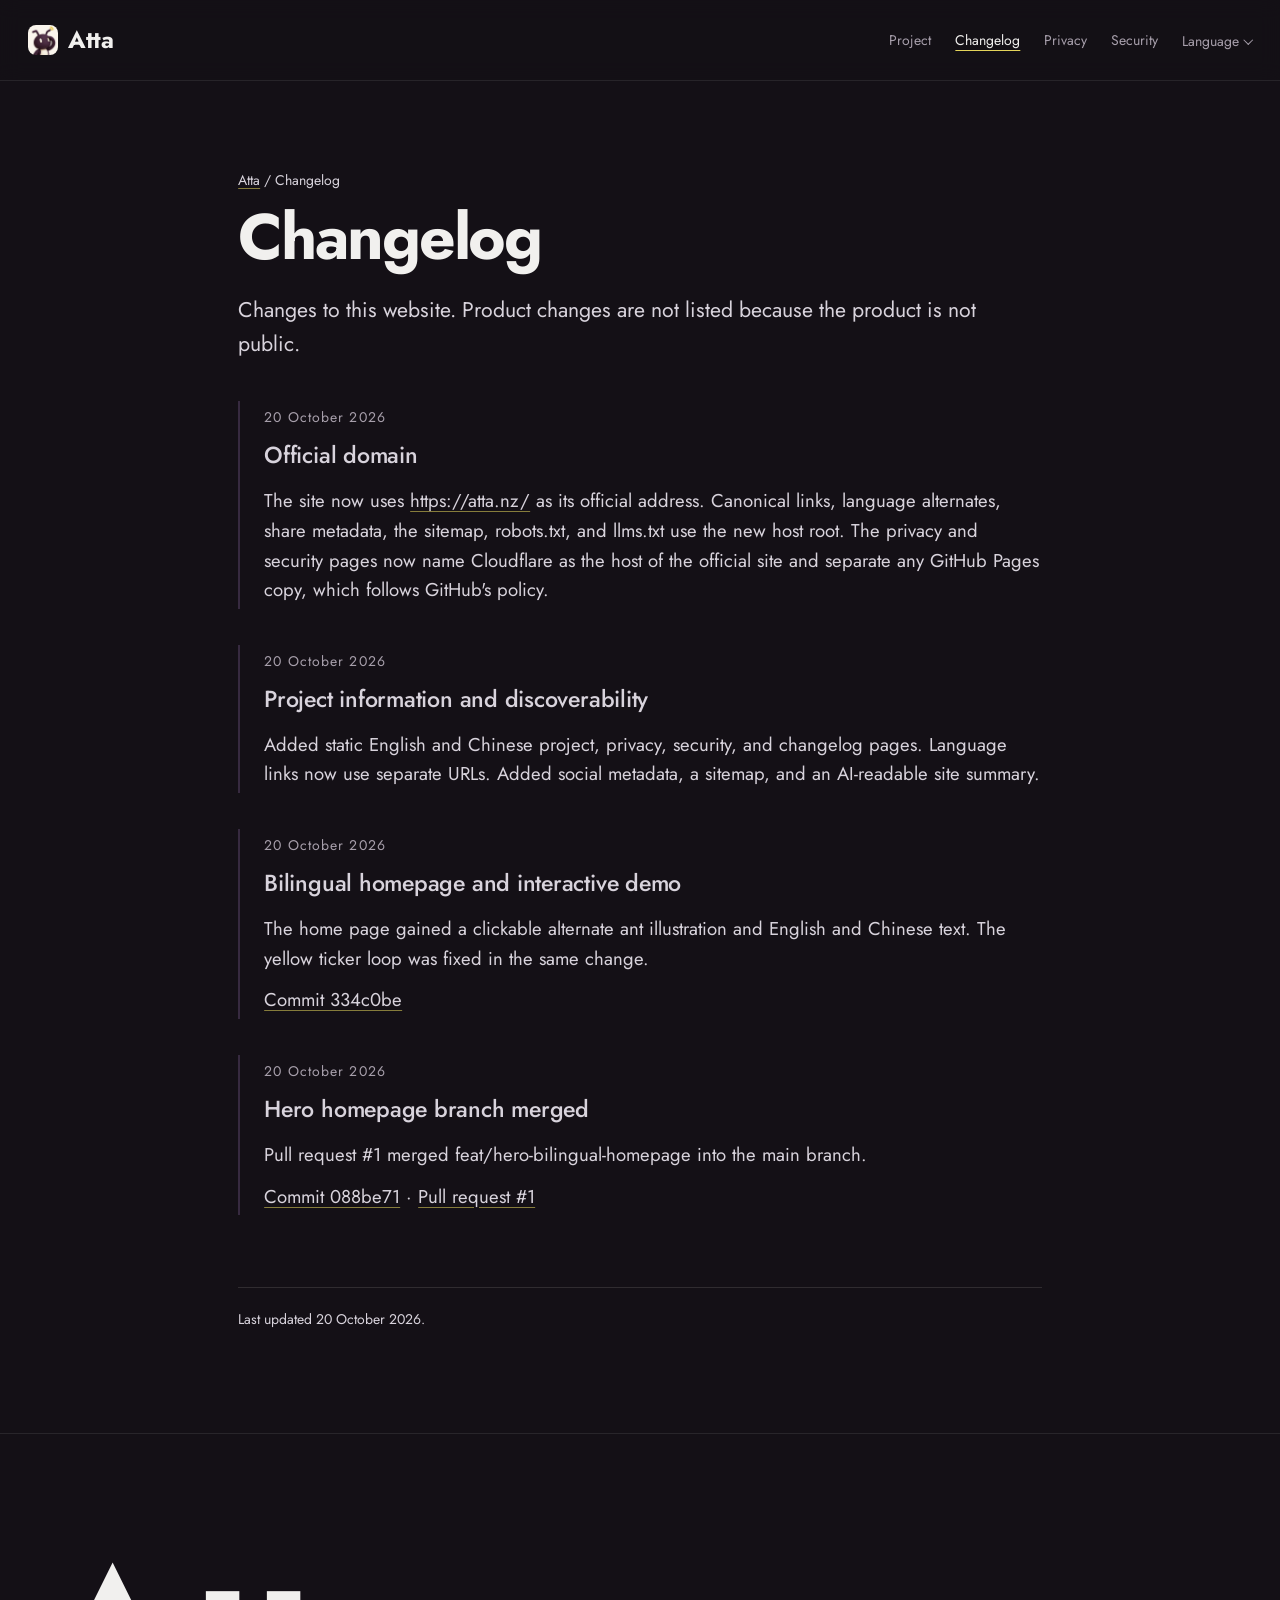
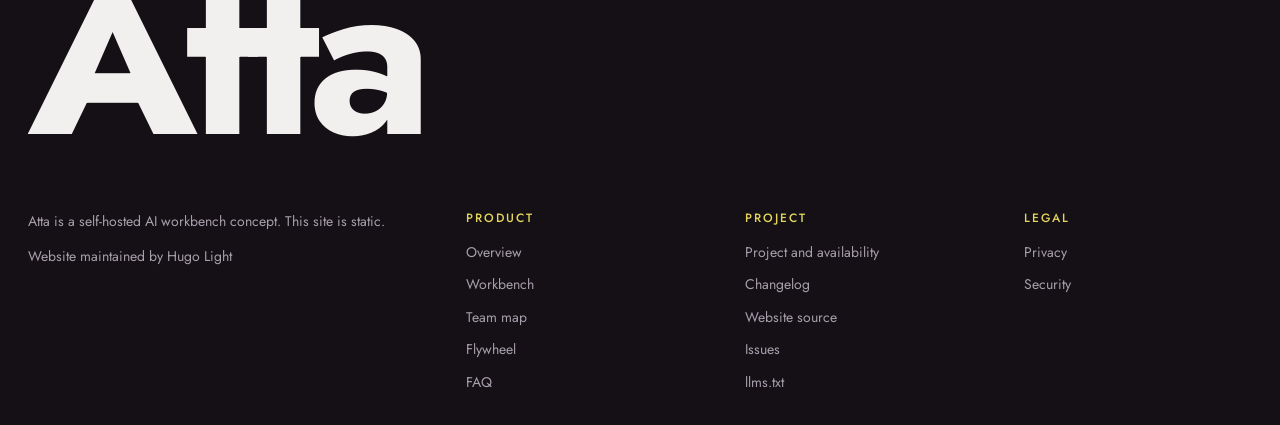
<file: changelog/index.html>
<!doctype html>
<html lang="en">
<head>
<meta charset="utf-8">
<meta name="viewport" content="width=device-width,initial-scale=1">
<title>Changelog - Atta website</title>
<meta name="description" content="Changes to the public Atta website, with links to the commits that made them.">
<meta name="author" content="Hugo Light">
<meta name="theme-color" content="#141016">
<link rel="icon" type="image/png" sizes="64x64" href="../img/favicon.png">
<link rel="preconnect" href="https://fonts.googleapis.com">
<link rel="preconnect" href="https://fonts.gstatic.com" crossorigin>
<link href="https://fonts.googleapis.com/css2?family=Jost:wght@400;500;700&display=swap" rel="stylesheet">
<link rel="stylesheet" href="../site.css">
<!-- seo:start -->
<link rel="canonical" href="https://atta.nz/changelog/">
<link rel="alternate" hreflang="en" href="https://atta.nz/changelog/">
<link rel="alternate" hreflang="zh-Hans" href="https://atta.nz/zh/changelog/">
<link rel="alternate" hreflang="x-default" href="https://atta.nz/changelog/">
<link rel="alternate" type="text/markdown" href="https://atta.nz/llms.txt" title="llms.txt">
<meta property="og:type" content="website">
<meta property="og:site_name" content="Atta">
<meta property="og:title" content="Changelog - Atta website">
<meta property="og:description" content="Changes to the public Atta website, with links to the commits that made them.">
<meta property="og:url" content="https://atta.nz/changelog/">
<meta property="og:image" content="https://atta.nz/img/og.jpg">
<meta property="og:image:width" content="1200">
<meta property="og:image:height" content="630">
<meta property="og:image:alt" content="Atta key art: a commander ant linked to agent screens on a dark background">
<meta property="og:locale" content="en_US">
<meta property="og:locale:alternate" content="zh_CN">
<meta name="twitter:card" content="summary_large_image">
<meta name="twitter:title" content="Changelog - Atta website">
<meta name="twitter:description" content="Changes to the public Atta website, with links to the commits that made them.">
<meta name="twitter:image" content="https://atta.nz/img/og.jpg">
<script type="application/ld+json">{"@context":"https://schema.org","@type":"WebPage","name":"Changelog - Atta website","description":"Changes to the public Atta website, with links to the commits that made them.","url":"https://atta.nz/changelog/","inLanguage":"en","isPartOf":{"@type":"WebSite","@id":"https://atta.nz/#website","url":"https://atta.nz/","name":"Atta"},"publisher":{"@type":"Person","name":"Hugo Light","url":"https://github.com/HugoSkylight"}}</script>
<!-- seo:end -->
</head>
<body>
<header class="site-head">
  <div class="wrap head-row">
    <a class="brand" href="../"><img src="../img/icon.png" alt="" width="30" height="30">Atta</a>
    <nav aria-label="Main"><ul><li><a href="../project/">Project</a></li><li><a aria-current="page" href="../changelog/">Changelog</a></li><li><a href="../privacy/">Privacy</a></li><li><a href="../security/">Security</a></li></ul></nav>
    <details class="lang-dd"><summary class="lang-btn tlink">Language</summary><div class="lang-menu"><a class="lang-opt on" href="./" lang="en" aria-current="page">English</a><a class="lang lang-opt" href="../zh/changelog/" data-alt="../zh/changelog/" hreflang="zh-Hans" lang="zh-Hans" aria-label="Switch to Chinese">中文</a></div></details>
  </div>
</header>
<main class="wrap prose" id="main">
  <p class="crumb"><a href="../">Atta</a> / Changelog</p>
  <h1>Changelog</h1>
  <p class="lede">Changes to this website. Product changes are not listed because the product is not public.</p>
  
<ol class="log">
<li><time datetime="2026-10-20">20 October 2026</time><h2>Official domain</h2><p>The site now uses <a href="https://atta.nz/">https://atta.nz/</a> as its official address. Canonical links, language alternates, share metadata, the sitemap, robots.txt, and llms.txt use the new host root. The privacy and security pages now name Cloudflare as the host of the official site and separate any GitHub Pages copy, which follows GitHub's policy.</p></li>
<li><time datetime="2026-10-20">20 October 2026</time><h2>Project information and discoverability</h2><p>Added static English and Chinese project, privacy, security, and changelog pages. Language links now use separate URLs. Added social metadata, a sitemap, and an AI-readable site summary.</p></li>
<li>
<time datetime="2026-10-20">20 October 2026</time>
<h2>Bilingual homepage and interactive demo</h2>
<p>The home page gained a clickable alternate ant illustration and English and Chinese text. The yellow ticker loop was fixed in the same change.</p>
<p><a href="https://github.com/HugoSkylight/atta-web/commit/334c0be7a88ccdd12f9d27680542f165d0e1044d">Commit 334c0be</a></p>
</li>
<li>
<time datetime="2026-10-20">20 October 2026</time>
<h2>Hero homepage branch merged</h2>
<p>Pull request #1 merged feat/hero-bilingual-homepage into the main branch.</p>
<p><a href="https://github.com/HugoSkylight/atta-web/commit/088be71b2392d528b095e66bf36105154c77573a">Commit 088be71</a> · <a href="https://github.com/HugoSkylight/atta-web/pull/1">Pull request #1</a></p>
</li>
</ol>
  <p class="updated">Last updated <time datetime="2026-10-20">20 October 2026</time>.</p>
</main>
<footer class="site-foot">
  <div class="fname" aria-hidden="true">Atta</div>
  <div class="fgrid">
    <div class="fabout">
      <p>Atta is a self-hosted AI workbench concept. This site is static.</p>
      <p class="small">Website maintained by <a class="tlink" href="https://github.com/HugoSkylight">Hugo Light</a></p>
    </div>
    <nav aria-label="Product">
      <h2 class="fh">Product</h2>
      <ul>
        <li><a class="tlink" href="../">Overview</a></li>
        <li><a class="tlink" href="../#core">Workbench</a></li>
        <li><a class="tlink" href="../#topo">Team map</a></li>
        <li><a class="tlink" href="../#fly">Flywheel</a></li>
        <li><a class="tlink" href="../#faq">FAQ</a></li>
      </ul>
    </nav>
    <nav aria-label="Project">
      <h2 class="fh">Project</h2>
      <ul>
        <li><a class="tlink" href="../project/">Project and availability</a></li>
        <li><a class="tlink" href="../changelog/">Changelog</a></li>
        <li><a class="tlink" href="https://github.com/HugoSkylight/atta-web">Website source</a></li>
        <li><a class="tlink" href="https://github.com/HugoSkylight/atta-web/issues">Issues</a></li>
        <li><a class="tlink" href="../llms.txt">llms.txt</a></li>
      </ul>
    </nav>
    <nav aria-label="Legal">
      <h2 class="fh">Legal</h2>
      <ul>
        <li><a class="tlink" href="../privacy/">Privacy</a></li>
        <li><a class="tlink" href="../security/">Security</a></li>
      </ul>
    </nav>
  </div>
</footer>
<script src="../lang-link.js?v=2"></script>
</body>
</html>
</file>
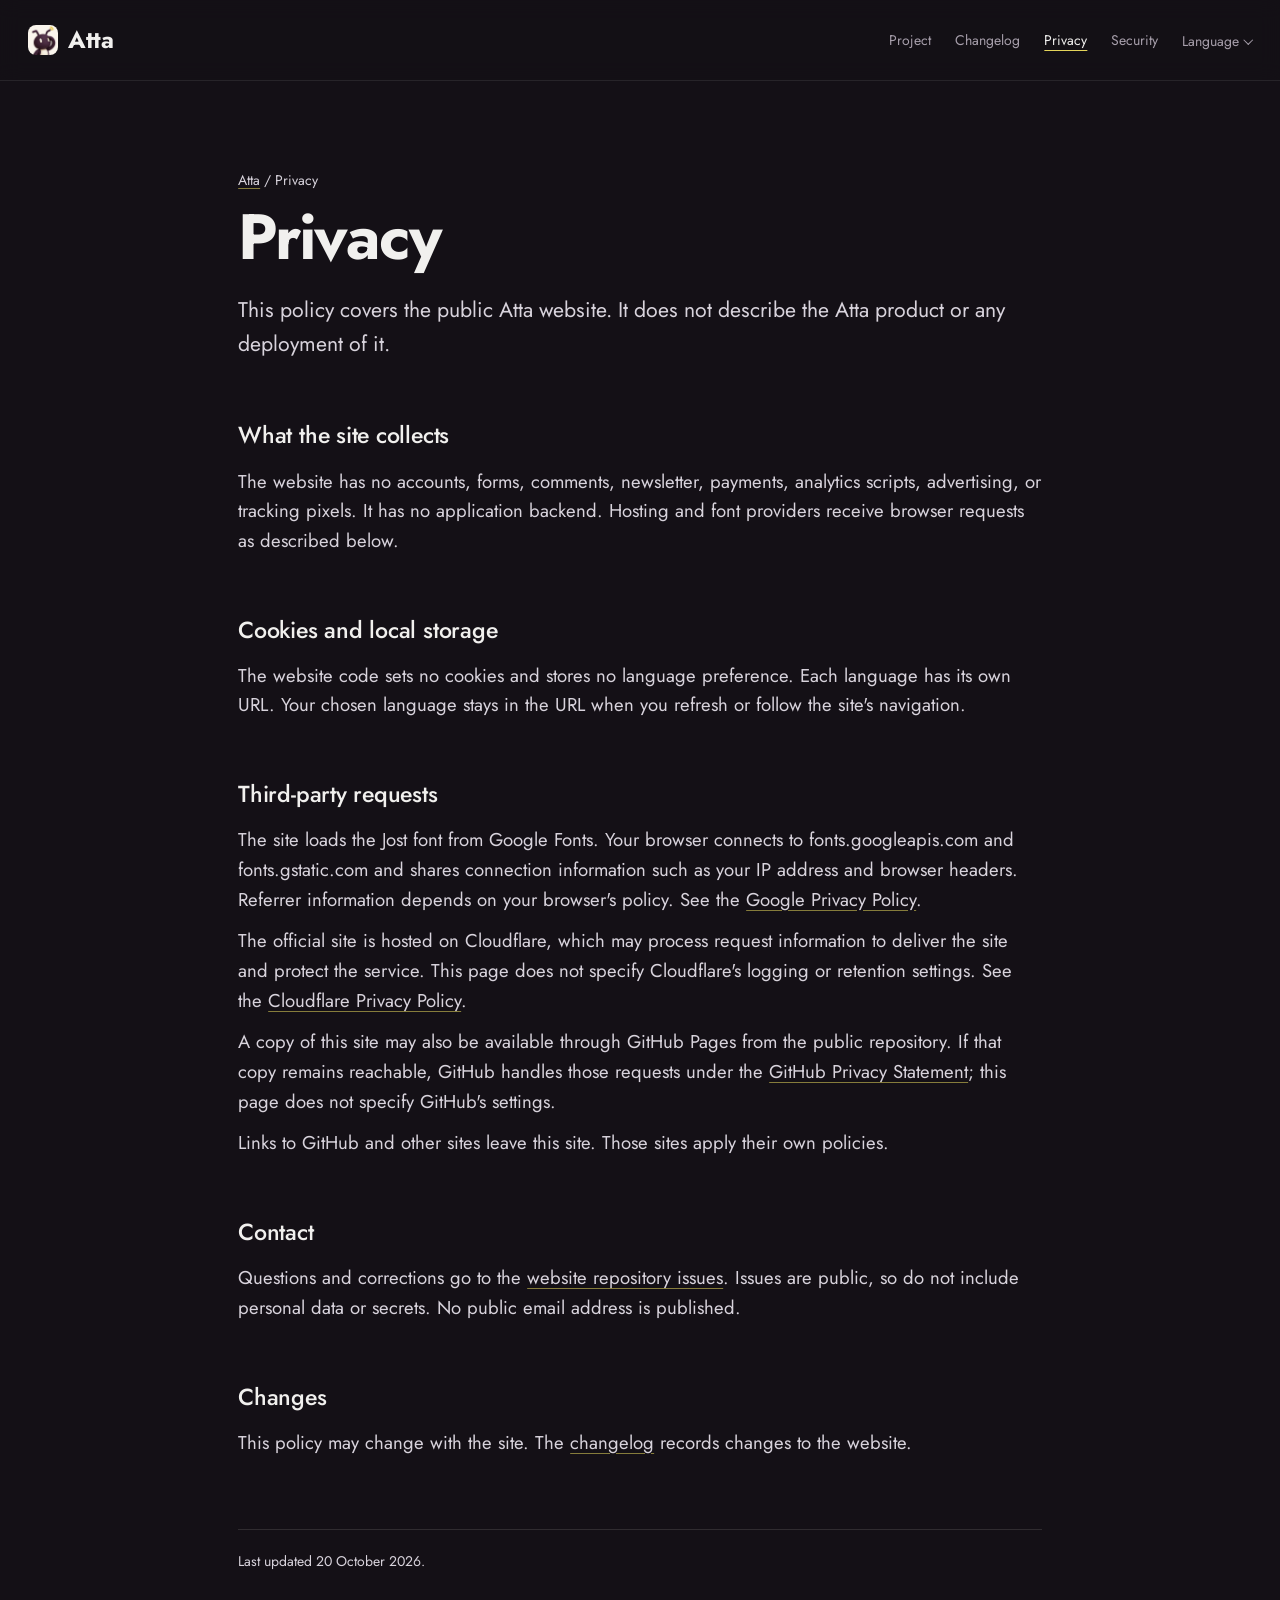
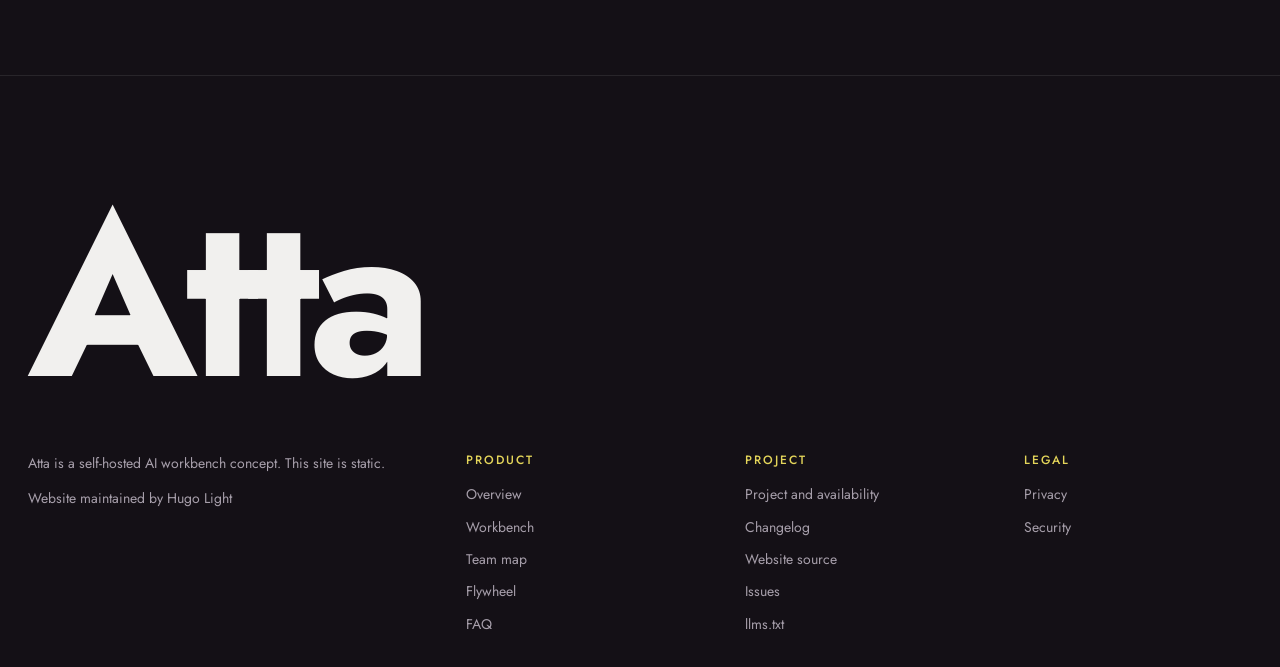
<file: privacy/index.html>
<!doctype html>
<html lang="en">
<head>
<meta charset="utf-8">
<meta name="viewport" content="width=device-width,initial-scale=1">
<title>Privacy - Atta website</title>
<meta name="description" content="What this static Atta website stores and what it sends to third parties. This policy covers the website only.">
<meta name="author" content="Hugo Light">
<meta name="theme-color" content="#141016">
<link rel="icon" type="image/png" sizes="64x64" href="../img/favicon.png">
<link rel="preconnect" href="https://fonts.googleapis.com">
<link rel="preconnect" href="https://fonts.gstatic.com" crossorigin>
<link href="https://fonts.googleapis.com/css2?family=Jost:wght@400;500;700&display=swap" rel="stylesheet">
<link rel="stylesheet" href="../site.css">
<!-- seo:start -->
<link rel="canonical" href="https://atta.nz/privacy/">
<link rel="alternate" hreflang="en" href="https://atta.nz/privacy/">
<link rel="alternate" hreflang="zh-Hans" href="https://atta.nz/zh/privacy/">
<link rel="alternate" hreflang="x-default" href="https://atta.nz/privacy/">
<link rel="alternate" type="text/markdown" href="https://atta.nz/llms.txt" title="llms.txt">
<meta property="og:type" content="website">
<meta property="og:site_name" content="Atta">
<meta property="og:title" content="Privacy - Atta website">
<meta property="og:description" content="What this static Atta website stores and what it sends to third parties. This policy covers the website only.">
<meta property="og:url" content="https://atta.nz/privacy/">
<meta property="og:image" content="https://atta.nz/img/og.jpg">
<meta property="og:image:width" content="1200">
<meta property="og:image:height" content="630">
<meta property="og:image:alt" content="Atta key art: a commander ant linked to agent screens on a dark background">
<meta property="og:locale" content="en_US">
<meta property="og:locale:alternate" content="zh_CN">
<meta name="twitter:card" content="summary_large_image">
<meta name="twitter:title" content="Privacy - Atta website">
<meta name="twitter:description" content="What this static Atta website stores and what it sends to third parties. This policy covers the website only.">
<meta name="twitter:image" content="https://atta.nz/img/og.jpg">
<script type="application/ld+json">{"@context":"https://schema.org","@type":"WebPage","name":"Privacy - Atta website","description":"What this static Atta website stores and what it sends to third parties. This policy covers the website only.","url":"https://atta.nz/privacy/","inLanguage":"en","isPartOf":{"@type":"WebSite","@id":"https://atta.nz/#website","url":"https://atta.nz/","name":"Atta"},"publisher":{"@type":"Person","name":"Hugo Light","url":"https://github.com/HugoSkylight"}}</script>
<!-- seo:end -->
</head>
<body>
<header class="site-head">
  <div class="wrap head-row">
    <a class="brand" href="../"><img src="../img/icon.png" alt="" width="30" height="30">Atta</a>
    <nav aria-label="Main"><ul><li><a href="../project/">Project</a></li><li><a href="../changelog/">Changelog</a></li><li><a aria-current="page" href="../privacy/">Privacy</a></li><li><a href="../security/">Security</a></li></ul></nav>
    <details class="lang-dd"><summary class="lang-btn tlink">Language</summary><div class="lang-menu"><a class="lang-opt on" href="./" lang="en" aria-current="page">English</a><a class="lang lang-opt" href="../zh/privacy/" data-alt="../zh/privacy/" hreflang="zh-Hans" lang="zh-Hans" aria-label="Switch to Chinese">中文</a></div></details>
  </div>
</header>
<main class="wrap prose" id="main">
  <p class="crumb"><a href="../">Atta</a> / Privacy</p>
  <h1>Privacy</h1>
  <p class="lede">This policy covers the public Atta website. It does not describe the Atta product or any deployment of it.</p>
  
<section aria-labelledby="collect">
<h2 id="collect">What the site collects</h2>
<p>The website has no accounts, forms, comments, newsletter, payments, analytics scripts, advertising, or tracking pixels. It has no application backend. Hosting and font providers receive browser requests as described below.</p>
</section>
<section aria-labelledby="storage">
<h2 id="storage">Cookies and local storage</h2>
<p>The website code sets no cookies and stores no language preference. Each language has its own URL. Your chosen language stays in the URL when you refresh or follow the site's navigation.</p>
</section>
<section aria-labelledby="third-parties">
<h2 id="third-parties">Third-party requests</h2>
<p>The site loads the Jost font from Google Fonts. Your browser connects to fonts.googleapis.com and fonts.gstatic.com and shares connection information such as your IP address and browser headers. Referrer information depends on your browser's policy. See the <a href="https://policies.google.com/privacy">Google Privacy Policy</a>.</p>
<p>The official site is hosted on Cloudflare, which may process request information to deliver the site and protect the service. This page does not specify Cloudflare's logging or retention settings. See the <a href="https://www.cloudflare.com/privacypolicy/">Cloudflare Privacy Policy</a>.</p>
<p>A copy of this site may also be available through GitHub Pages from the public repository. If that copy remains reachable, GitHub handles those requests under the <a href="https://docs.github.com/en/site-policy/privacy-policies/github-general-privacy-statement">GitHub Privacy Statement</a>; this page does not specify GitHub's settings.</p>
<p>Links to GitHub and other sites leave this site. Those sites apply their own policies.</p>
</section>
<section aria-labelledby="contact">
<h2 id="contact">Contact</h2>
<p>Questions and corrections go to the <a href="https://github.com/HugoSkylight/atta-web/issues">website repository issues</a>. Issues are public, so do not include personal data or secrets. No public email address is published.</p>
</section>
<section aria-labelledby="changes">
<h2 id="changes">Changes</h2>
<p>This policy may change with the site. The <a href="../changelog/">changelog</a> records changes to the website.</p>
</section>
  <p class="updated">Last updated <time datetime="2026-10-20">20 October 2026</time>.</p>
</main>
<footer class="site-foot">
  <div class="fname" aria-hidden="true">Atta</div>
  <div class="fgrid">
    <div class="fabout">
      <p>Atta is a self-hosted AI workbench concept. This site is static.</p>
      <p class="small">Website maintained by <a class="tlink" href="https://github.com/HugoSkylight">Hugo Light</a></p>
    </div>
    <nav aria-label="Product">
      <h2 class="fh">Product</h2>
      <ul>
        <li><a class="tlink" href="../">Overview</a></li>
        <li><a class="tlink" href="../#core">Workbench</a></li>
        <li><a class="tlink" href="../#topo">Team map</a></li>
        <li><a class="tlink" href="../#fly">Flywheel</a></li>
        <li><a class="tlink" href="../#faq">FAQ</a></li>
      </ul>
    </nav>
    <nav aria-label="Project">
      <h2 class="fh">Project</h2>
      <ul>
        <li><a class="tlink" href="../project/">Project and availability</a></li>
        <li><a class="tlink" href="../changelog/">Changelog</a></li>
        <li><a class="tlink" href="https://github.com/HugoSkylight/atta-web">Website source</a></li>
        <li><a class="tlink" href="https://github.com/HugoSkylight/atta-web/issues">Issues</a></li>
        <li><a class="tlink" href="../llms.txt">llms.txt</a></li>
      </ul>
    </nav>
    <nav aria-label="Legal">
      <h2 class="fh">Legal</h2>
      <ul>
        <li><a class="tlink" href="../privacy/">Privacy</a></li>
        <li><a class="tlink" href="../security/">Security</a></li>
      </ul>
    </nav>
  </div>
</footer>
<script src="../lang-link.js?v=2"></script>
</body>
</html>
</file>
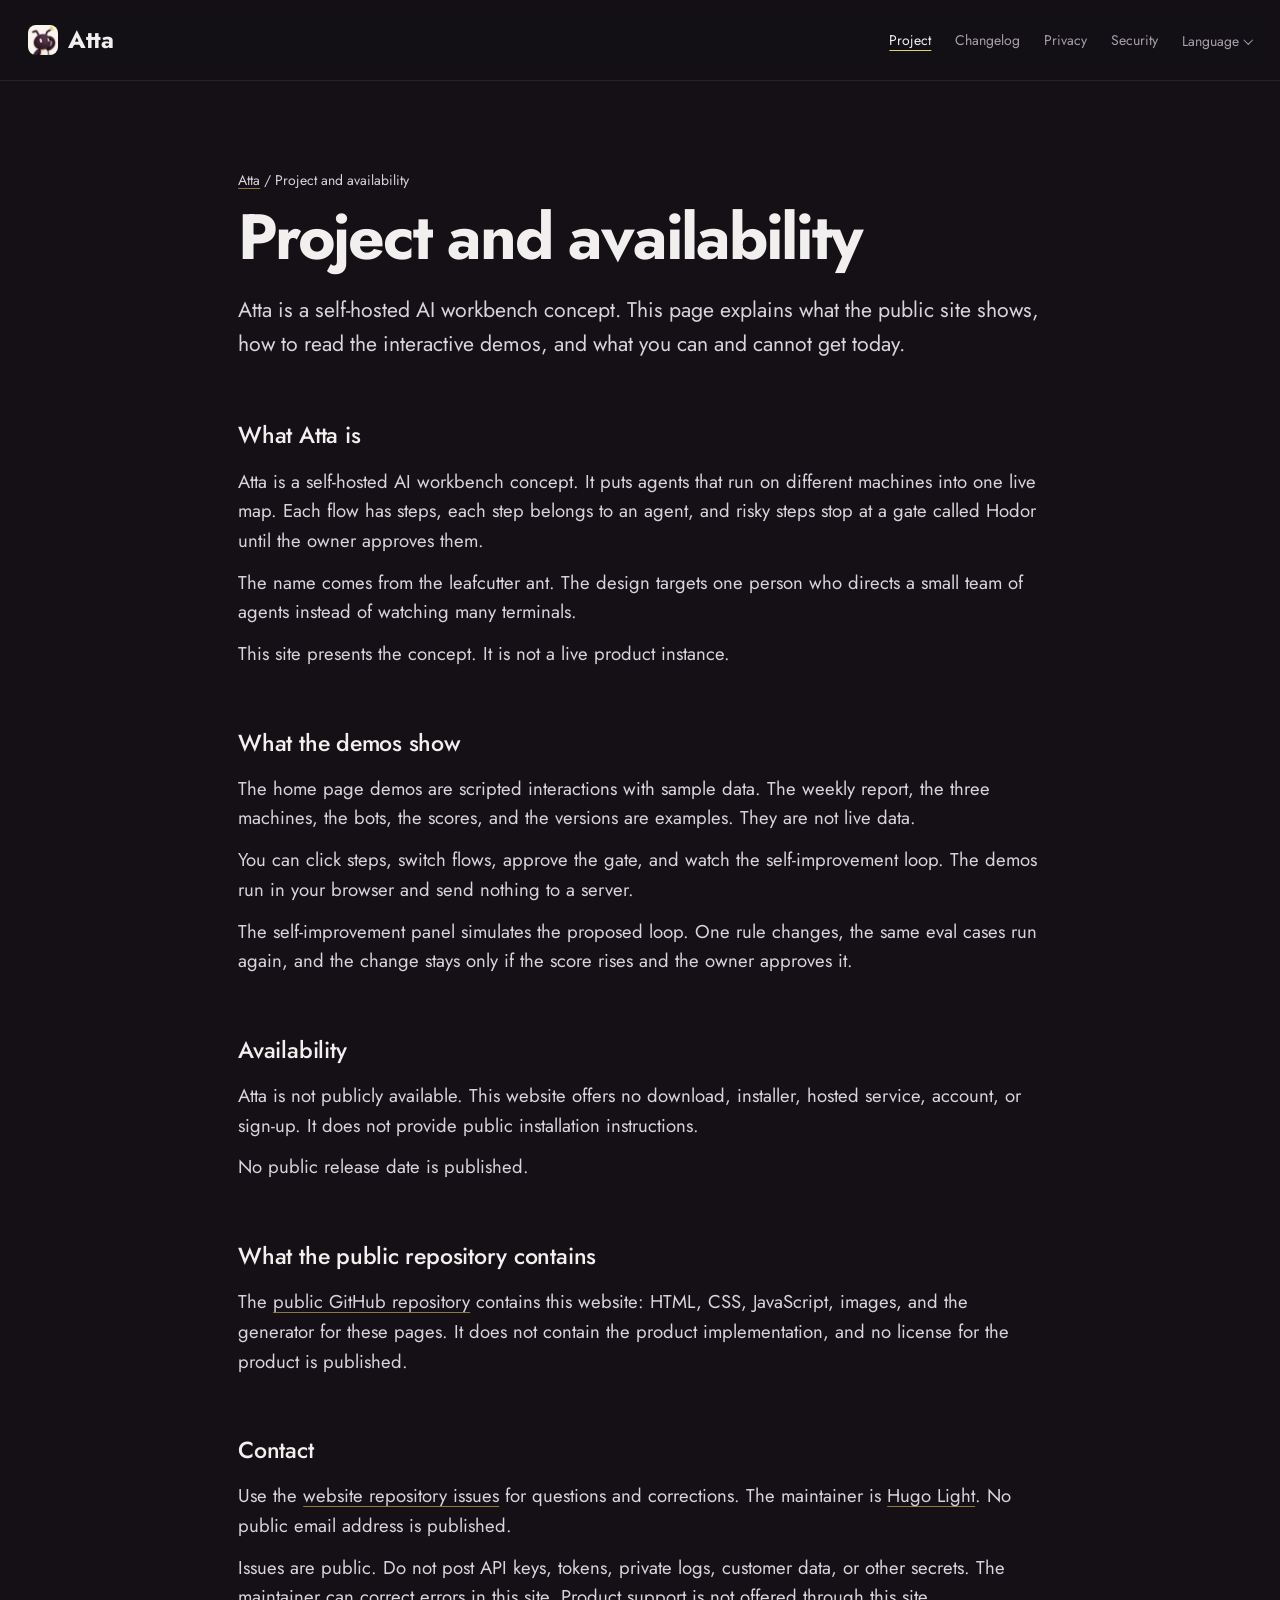
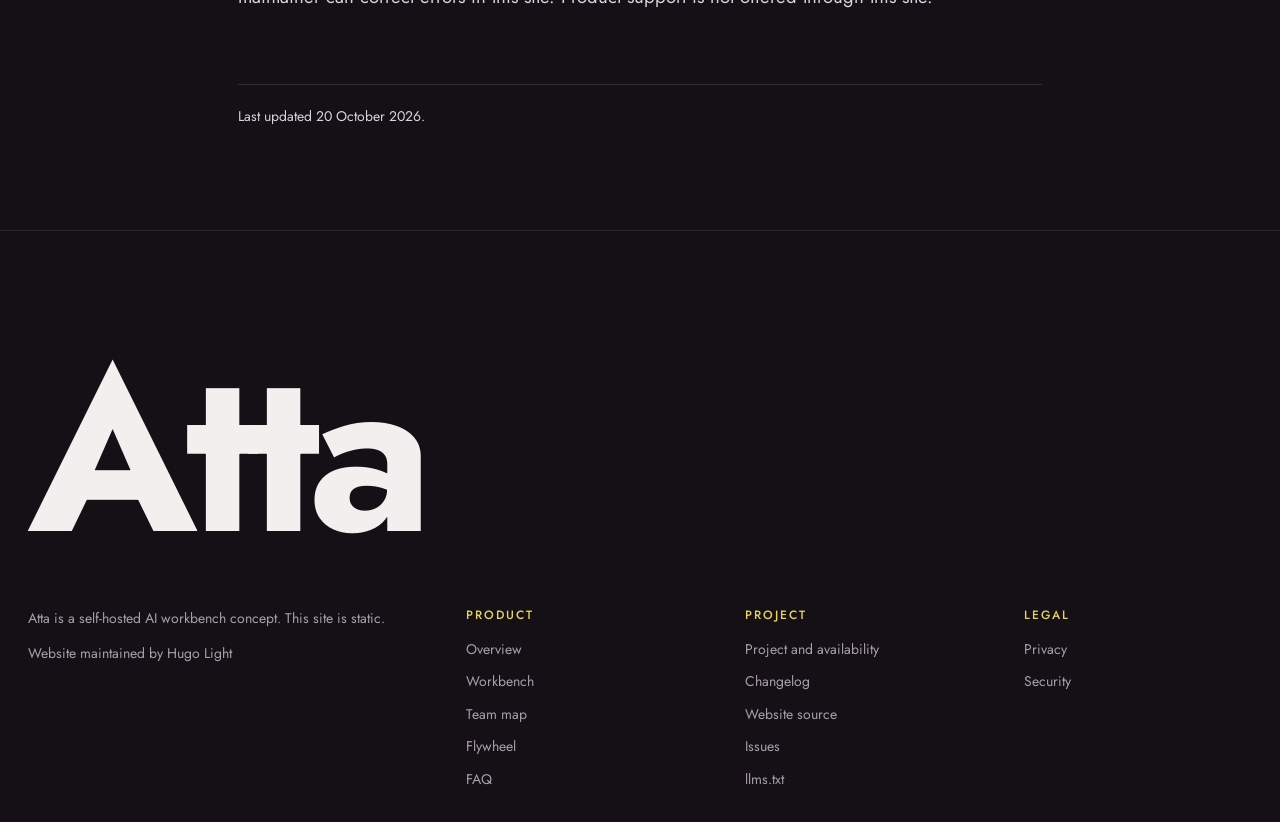
<file: project/index.html>
<!doctype html>
<html lang="en">
<head>
<meta charset="utf-8">
<meta name="viewport" content="width=device-width,initial-scale=1">
<title>Project and availability - Atta</title>
<meta name="description" content="What Atta is, what the home page demos show, and the current availability of this self-hosted AI workbench.">
<meta name="author" content="Hugo Light">
<meta name="theme-color" content="#141016">
<link rel="icon" type="image/png" sizes="64x64" href="../img/favicon.png">
<link rel="preconnect" href="https://fonts.googleapis.com">
<link rel="preconnect" href="https://fonts.gstatic.com" crossorigin>
<link href="https://fonts.googleapis.com/css2?family=Jost:wght@400;500;700&display=swap" rel="stylesheet">
<link rel="stylesheet" href="../site.css">
<!-- seo:start -->
<link rel="canonical" href="https://atta.nz/project/">
<link rel="alternate" hreflang="en" href="https://atta.nz/project/">
<link rel="alternate" hreflang="zh-Hans" href="https://atta.nz/zh/project/">
<link rel="alternate" hreflang="x-default" href="https://atta.nz/project/">
<link rel="alternate" type="text/markdown" href="https://atta.nz/llms.txt" title="llms.txt">
<meta property="og:type" content="website">
<meta property="og:site_name" content="Atta">
<meta property="og:title" content="Project and availability - Atta">
<meta property="og:description" content="What Atta is, what the home page demos show, and the current availability of this self-hosted AI workbench.">
<meta property="og:url" content="https://atta.nz/project/">
<meta property="og:image" content="https://atta.nz/img/og.jpg">
<meta property="og:image:width" content="1200">
<meta property="og:image:height" content="630">
<meta property="og:image:alt" content="Atta key art: a commander ant linked to agent screens on a dark background">
<meta property="og:locale" content="en_US">
<meta property="og:locale:alternate" content="zh_CN">
<meta name="twitter:card" content="summary_large_image">
<meta name="twitter:title" content="Project and availability - Atta">
<meta name="twitter:description" content="What Atta is, what the home page demos show, and the current availability of this self-hosted AI workbench.">
<meta name="twitter:image" content="https://atta.nz/img/og.jpg">
<script type="application/ld+json">{"@context":"https://schema.org","@type":"WebPage","name":"Project and availability - Atta","description":"What Atta is, what the home page demos show, and the current availability of this self-hosted AI workbench.","url":"https://atta.nz/project/","inLanguage":"en","isPartOf":{"@type":"WebSite","@id":"https://atta.nz/#website","url":"https://atta.nz/","name":"Atta"},"publisher":{"@type":"Person","name":"Hugo Light","url":"https://github.com/HugoSkylight"}}</script>
<!-- seo:end -->
</head>
<body>
<header class="site-head">
  <div class="wrap head-row">
    <a class="brand" href="../"><img src="../img/icon.png" alt="" width="30" height="30">Atta</a>
    <nav aria-label="Main"><ul><li><a aria-current="page" href="../project/">Project</a></li><li><a href="../changelog/">Changelog</a></li><li><a href="../privacy/">Privacy</a></li><li><a href="../security/">Security</a></li></ul></nav>
    <details class="lang-dd"><summary class="lang-btn tlink">Language</summary><div class="lang-menu"><a class="lang-opt on" href="./" lang="en" aria-current="page">English</a><a class="lang lang-opt" href="../zh/project/" data-alt="../zh/project/" hreflang="zh-Hans" lang="zh-Hans" aria-label="Switch to Chinese">中文</a></div></details>
  </div>
</header>
<main class="wrap prose" id="main">
  <p class="crumb"><a href="../">Atta</a> / Project and availability</p>
  <h1>Project and availability</h1>
  <p class="lede">Atta is a self-hosted AI workbench concept. This page explains what the public site shows, how to read the interactive demos, and what you can and cannot get today.</p>
  
<section aria-labelledby="what">
<h2 id="what">What Atta is</h2>
<p>Atta is a self-hosted AI workbench concept. It puts agents that run on different machines into one live map. Each flow has steps, each step belongs to an agent, and risky steps stop at a gate called Hodor until the owner approves them.</p>
<p>The name comes from the leafcutter ant. The design targets one person who directs a small team of agents instead of watching many terminals.</p>
<p>This site presents the concept. It is not a live product instance.</p>
</section>
<section aria-labelledby="demos">
<h2 id="demos">What the demos show</h2>
<p>The home page demos are scripted interactions with sample data. The weekly report, the three machines, the bots, the scores, and the versions are examples. They are not live data.</p>
<p>You can click steps, switch flows, approve the gate, and watch the self-improvement loop. The demos run in your browser and send nothing to a server.</p>
<p>The self-improvement panel simulates the proposed loop. One rule changes, the same eval cases run again, and the change stays only if the score rises and the owner approves it.</p>
</section>
<section aria-labelledby="availability">
<h2 id="availability">Availability</h2>
<p>Atta is not publicly available. This website offers no download, installer, hosted service, account, or sign-up. It does not provide public installation instructions.</p>
<p>No public release date is published.</p>
</section>
<section aria-labelledby="repo">
<h2 id="repo">What the public repository contains</h2>
<p>The <a href="https://github.com/HugoSkylight/atta-web">public GitHub repository</a> contains this website: HTML, CSS, JavaScript, images, and the generator for these pages. It does not contain the product implementation, and no license for the product is published.</p>
</section>
<section aria-labelledby="contact">
<h2 id="contact">Contact</h2>
<p>Use the <a href="https://github.com/HugoSkylight/atta-web/issues">website repository issues</a> for questions and corrections. The maintainer is <a href="https://github.com/HugoSkylight">Hugo Light</a>. No public email address is published.</p>
<p>Issues are public. Do not post API keys, tokens, private logs, customer data, or other secrets. The maintainer can correct errors in this site. Product support is not offered through this site.</p>
</section>
  <p class="updated">Last updated <time datetime="2026-10-20">20 October 2026</time>.</p>
</main>
<footer class="site-foot">
  <div class="fname" aria-hidden="true">Atta</div>
  <div class="fgrid">
    <div class="fabout">
      <p>Atta is a self-hosted AI workbench concept. This site is static.</p>
      <p class="small">Website maintained by <a class="tlink" href="https://github.com/HugoSkylight">Hugo Light</a></p>
    </div>
    <nav aria-label="Product">
      <h2 class="fh">Product</h2>
      <ul>
        <li><a class="tlink" href="../">Overview</a></li>
        <li><a class="tlink" href="../#core">Workbench</a></li>
        <li><a class="tlink" href="../#topo">Team map</a></li>
        <li><a class="tlink" href="../#fly">Flywheel</a></li>
        <li><a class="tlink" href="../#faq">FAQ</a></li>
      </ul>
    </nav>
    <nav aria-label="Project">
      <h2 class="fh">Project</h2>
      <ul>
        <li><a class="tlink" href="../project/">Project and availability</a></li>
        <li><a class="tlink" href="../changelog/">Changelog</a></li>
        <li><a class="tlink" href="https://github.com/HugoSkylight/atta-web">Website source</a></li>
        <li><a class="tlink" href="https://github.com/HugoSkylight/atta-web/issues">Issues</a></li>
        <li><a class="tlink" href="../llms.txt">llms.txt</a></li>
      </ul>
    </nav>
    <nav aria-label="Legal">
      <h2 class="fh">Legal</h2>
      <ul>
        <li><a class="tlink" href="../privacy/">Privacy</a></li>
        <li><a class="tlink" href="../security/">Security</a></li>
      </ul>
    </nav>
  </div>
</footer>
<script src="../lang-link.js?v=2"></script>
</body>
</html>
</file>
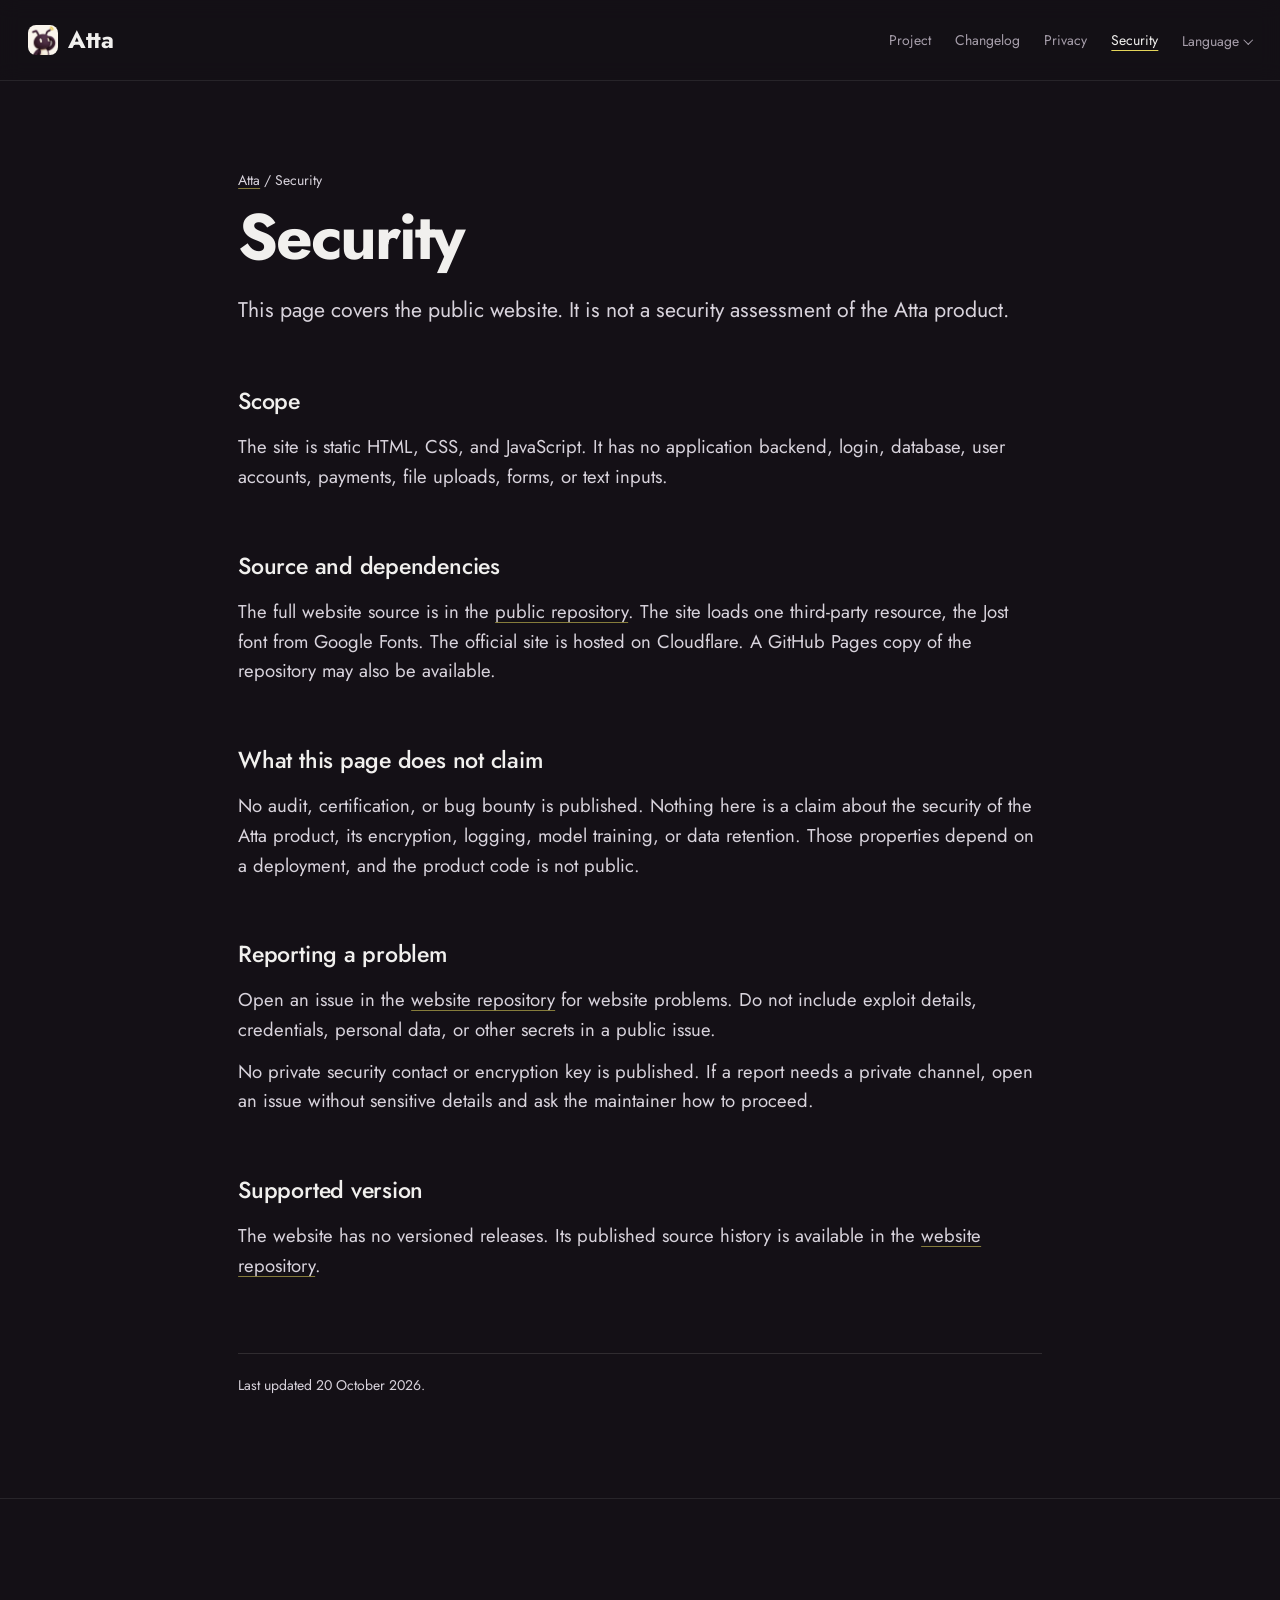
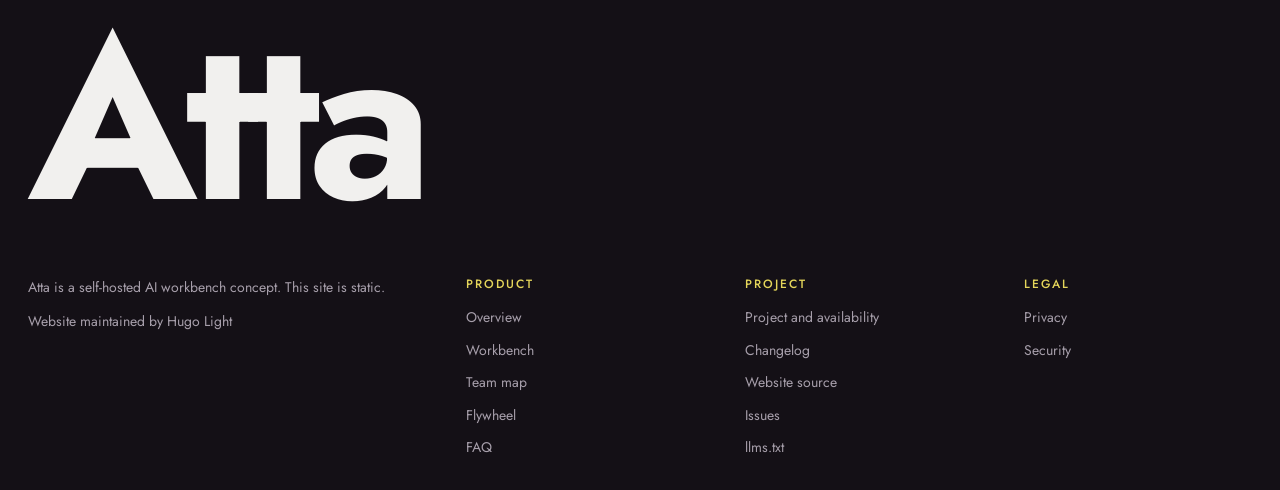
<file: security/index.html>
<!doctype html>
<html lang="en">
<head>
<meta charset="utf-8">
<meta name="viewport" content="width=device-width,initial-scale=1">
<title>Security - Atta website</title>
<meta name="description" content="Security scope for the static Atta website, its third-party dependencies, and how to report a problem.">
<meta name="author" content="Hugo Light">
<meta name="theme-color" content="#141016">
<link rel="icon" type="image/png" sizes="64x64" href="../img/favicon.png">
<link rel="preconnect" href="https://fonts.googleapis.com">
<link rel="preconnect" href="https://fonts.gstatic.com" crossorigin>
<link href="https://fonts.googleapis.com/css2?family=Jost:wght@400;500;700&display=swap" rel="stylesheet">
<link rel="stylesheet" href="../site.css">
<!-- seo:start -->
<link rel="canonical" href="https://atta.nz/security/">
<link rel="alternate" hreflang="en" href="https://atta.nz/security/">
<link rel="alternate" hreflang="zh-Hans" href="https://atta.nz/zh/security/">
<link rel="alternate" hreflang="x-default" href="https://atta.nz/security/">
<link rel="alternate" type="text/markdown" href="https://atta.nz/llms.txt" title="llms.txt">
<meta property="og:type" content="website">
<meta property="og:site_name" content="Atta">
<meta property="og:title" content="Security - Atta website">
<meta property="og:description" content="Security scope for the static Atta website, its third-party dependencies, and how to report a problem.">
<meta property="og:url" content="https://atta.nz/security/">
<meta property="og:image" content="https://atta.nz/img/og.jpg">
<meta property="og:image:width" content="1200">
<meta property="og:image:height" content="630">
<meta property="og:image:alt" content="Atta key art: a commander ant linked to agent screens on a dark background">
<meta property="og:locale" content="en_US">
<meta property="og:locale:alternate" content="zh_CN">
<meta name="twitter:card" content="summary_large_image">
<meta name="twitter:title" content="Security - Atta website">
<meta name="twitter:description" content="Security scope for the static Atta website, its third-party dependencies, and how to report a problem.">
<meta name="twitter:image" content="https://atta.nz/img/og.jpg">
<script type="application/ld+json">{"@context":"https://schema.org","@type":"WebPage","name":"Security - Atta website","description":"Security scope for the static Atta website, its third-party dependencies, and how to report a problem.","url":"https://atta.nz/security/","inLanguage":"en","isPartOf":{"@type":"WebSite","@id":"https://atta.nz/#website","url":"https://atta.nz/","name":"Atta"},"publisher":{"@type":"Person","name":"Hugo Light","url":"https://github.com/HugoSkylight"}}</script>
<!-- seo:end -->
</head>
<body>
<header class="site-head">
  <div class="wrap head-row">
    <a class="brand" href="../"><img src="../img/icon.png" alt="" width="30" height="30">Atta</a>
    <nav aria-label="Main"><ul><li><a href="../project/">Project</a></li><li><a href="../changelog/">Changelog</a></li><li><a href="../privacy/">Privacy</a></li><li><a aria-current="page" href="../security/">Security</a></li></ul></nav>
    <details class="lang-dd"><summary class="lang-btn tlink">Language</summary><div class="lang-menu"><a class="lang-opt on" href="./" lang="en" aria-current="page">English</a><a class="lang lang-opt" href="../zh/security/" data-alt="../zh/security/" hreflang="zh-Hans" lang="zh-Hans" aria-label="Switch to Chinese">中文</a></div></details>
  </div>
</header>
<main class="wrap prose" id="main">
  <p class="crumb"><a href="../">Atta</a> / Security</p>
  <h1>Security</h1>
  <p class="lede">This page covers the public website. It is not a security assessment of the Atta product.</p>
  
<section aria-labelledby="scope">
<h2 id="scope">Scope</h2>
<p>The site is static HTML, CSS, and JavaScript. It has no application backend, login, database, user accounts, payments, file uploads, forms, or text inputs.</p>
</section>
<section aria-labelledby="source">
<h2 id="source">Source and dependencies</h2>
<p>The full website source is in the <a href="https://github.com/HugoSkylight/atta-web">public repository</a>. The site loads one third-party resource, the Jost font from Google Fonts. The official site is hosted on Cloudflare. A GitHub Pages copy of the repository may also be available.</p>
</section>
<section aria-labelledby="limits">
<h2 id="limits">What this page does not claim</h2>
<p>No audit, certification, or bug bounty is published. Nothing here is a claim about the security of the Atta product, its encryption, logging, model training, or data retention. Those properties depend on a deployment, and the product code is not public.</p>
</section>
<section aria-labelledby="report">
<h2 id="report">Reporting a problem</h2>
<p>Open an issue in the <a href="https://github.com/HugoSkylight/atta-web/issues">website repository</a> for website problems. Do not include exploit details, credentials, personal data, or other secrets in a public issue.</p>
<p>No private security contact or encryption key is published. If a report needs a private channel, open an issue without sensitive details and ask the maintainer how to proceed.</p>
</section>
<section aria-labelledby="versions">
<h2 id="versions">Supported version</h2>
<p>The website has no versioned releases. Its published source history is available in the <a href="https://github.com/HugoSkylight/atta-web/commits/main/">website repository</a>.</p>
</section>
  <p class="updated">Last updated <time datetime="2026-10-20">20 October 2026</time>.</p>
</main>
<footer class="site-foot">
  <div class="fname" aria-hidden="true">Atta</div>
  <div class="fgrid">
    <div class="fabout">
      <p>Atta is a self-hosted AI workbench concept. This site is static.</p>
      <p class="small">Website maintained by <a class="tlink" href="https://github.com/HugoSkylight">Hugo Light</a></p>
    </div>
    <nav aria-label="Product">
      <h2 class="fh">Product</h2>
      <ul>
        <li><a class="tlink" href="../">Overview</a></li>
        <li><a class="tlink" href="../#core">Workbench</a></li>
        <li><a class="tlink" href="../#topo">Team map</a></li>
        <li><a class="tlink" href="../#fly">Flywheel</a></li>
        <li><a class="tlink" href="../#faq">FAQ</a></li>
      </ul>
    </nav>
    <nav aria-label="Project">
      <h2 class="fh">Project</h2>
      <ul>
        <li><a class="tlink" href="../project/">Project and availability</a></li>
        <li><a class="tlink" href="../changelog/">Changelog</a></li>
        <li><a class="tlink" href="https://github.com/HugoSkylight/atta-web">Website source</a></li>
        <li><a class="tlink" href="https://github.com/HugoSkylight/atta-web/issues">Issues</a></li>
        <li><a class="tlink" href="../llms.txt">llms.txt</a></li>
      </ul>
    </nav>
    <nav aria-label="Legal">
      <h2 class="fh">Legal</h2>
      <ul>
        <li><a class="tlink" href="../privacy/">Privacy</a></li>
        <li><a class="tlink" href="../security/">Security</a></li>
      </ul>
    </nav>
  </div>
</footer>
<script src="../lang-link.js?v=2"></script>
</body>
</html>
</file>
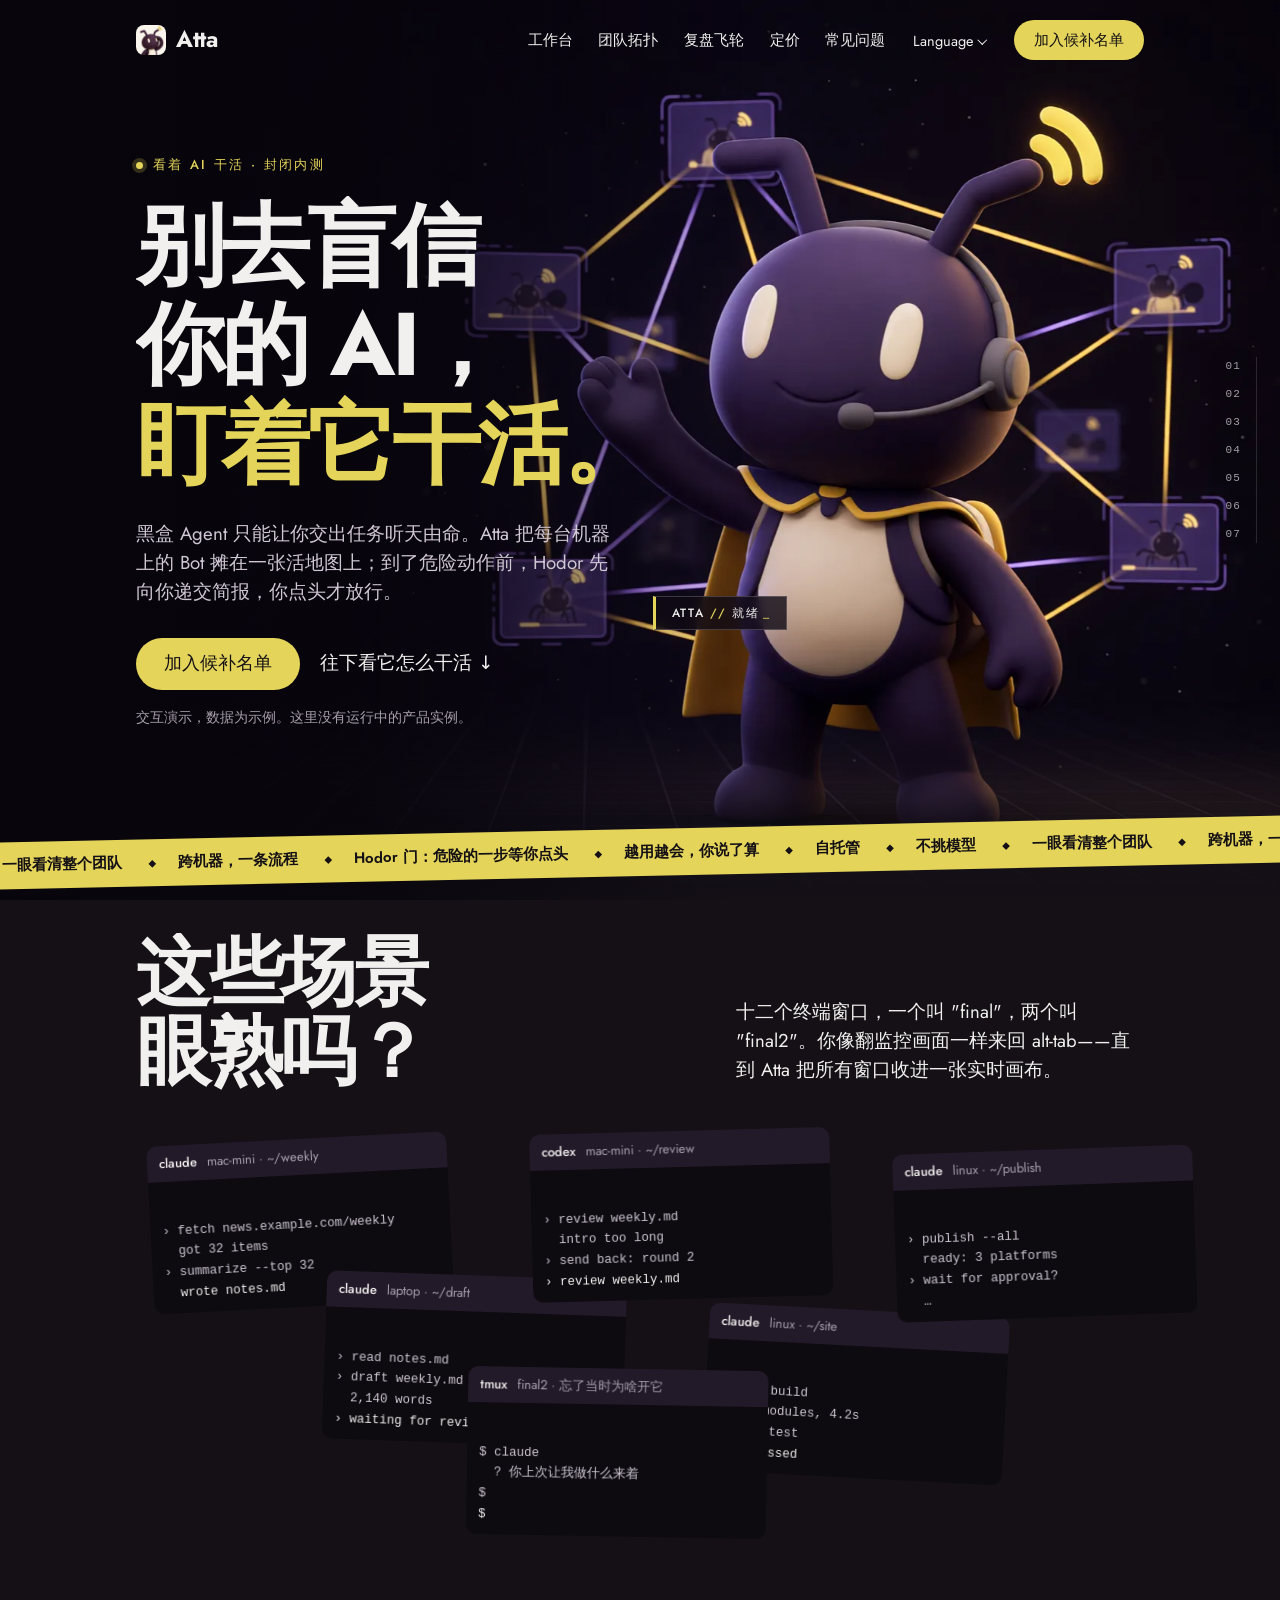
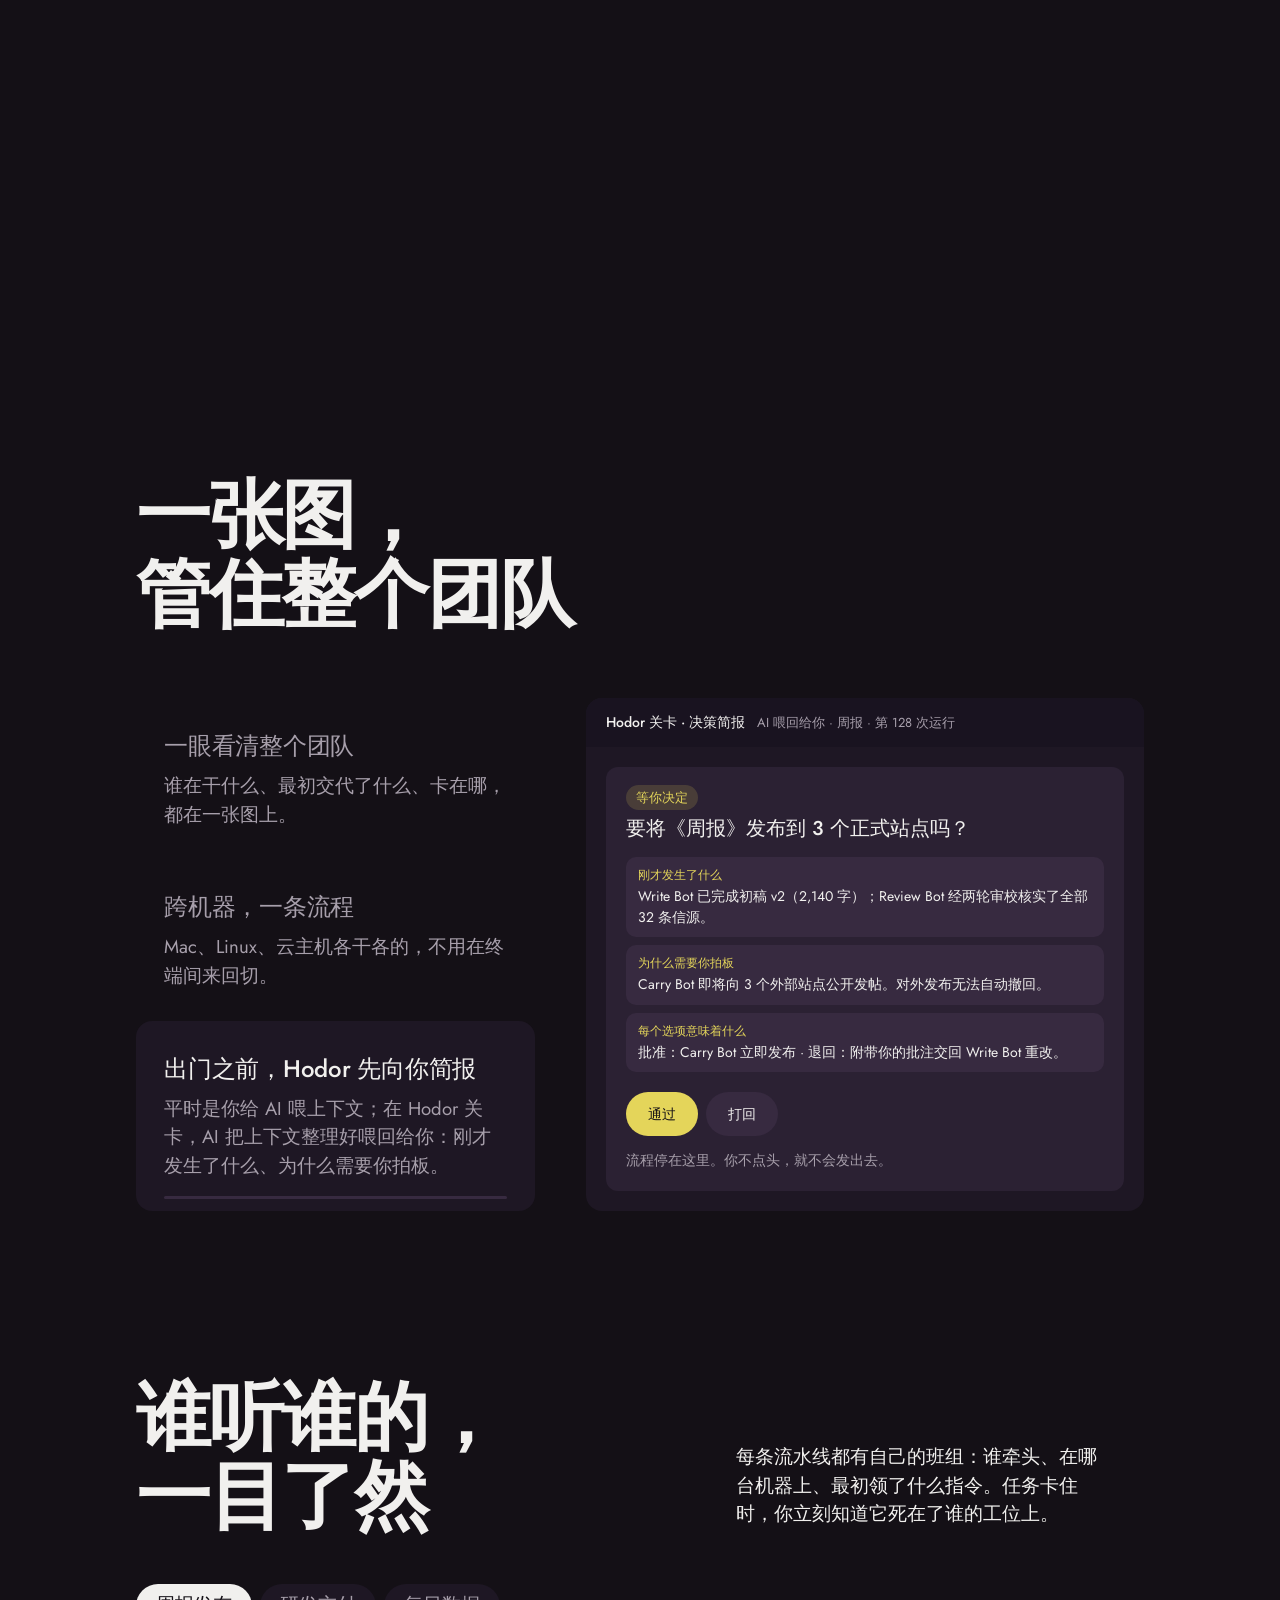
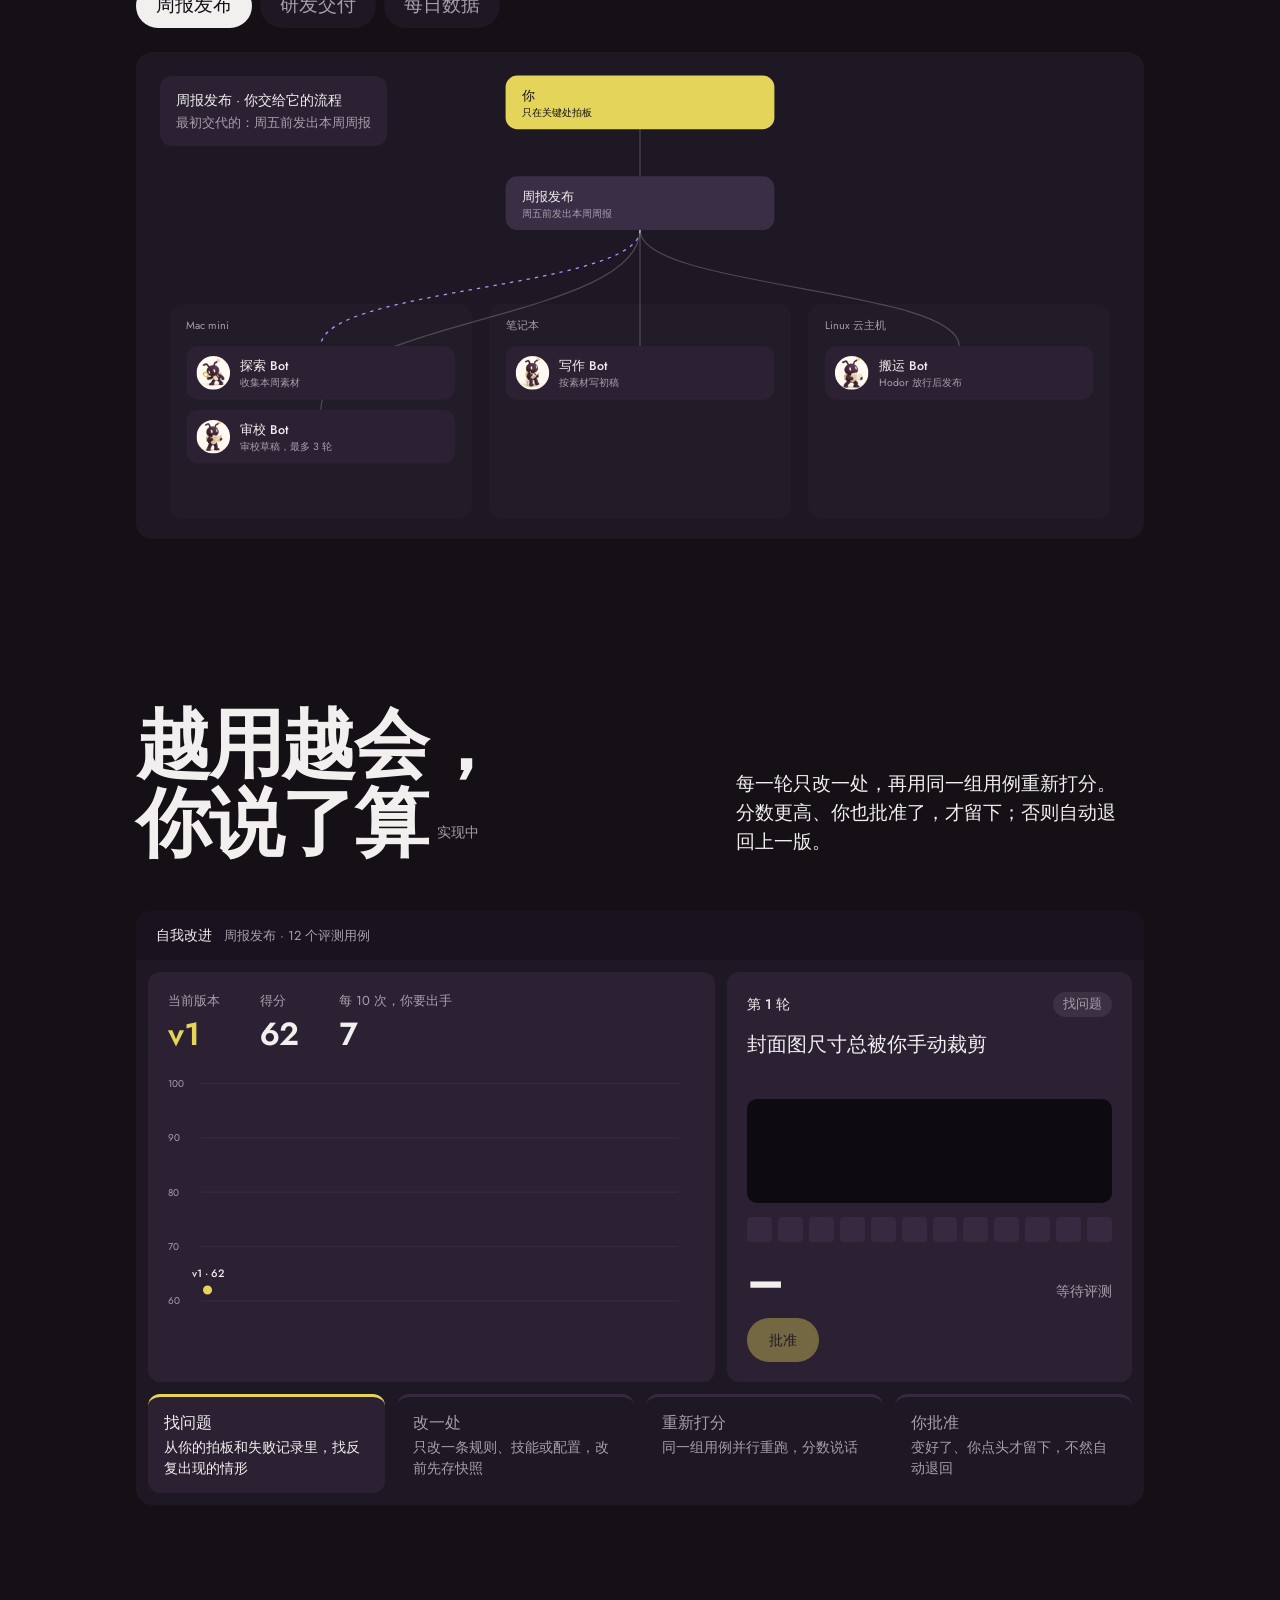
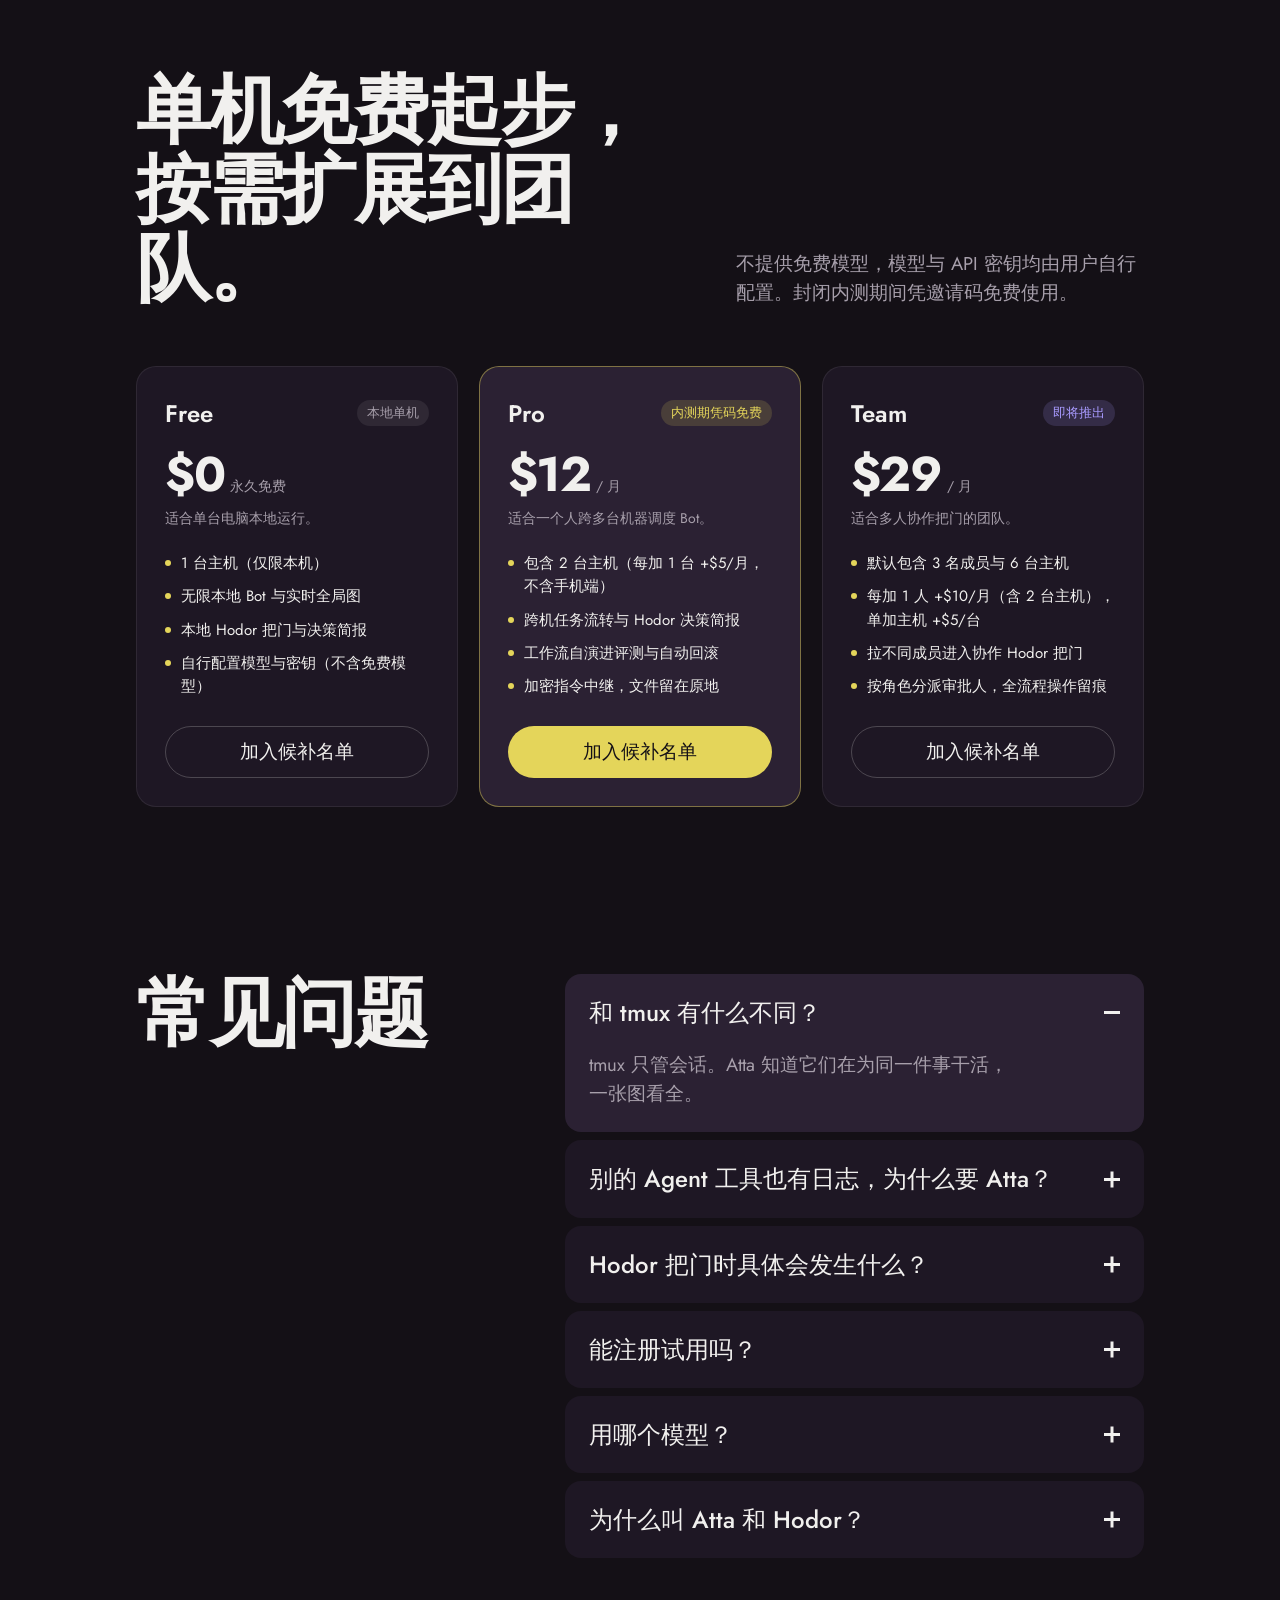
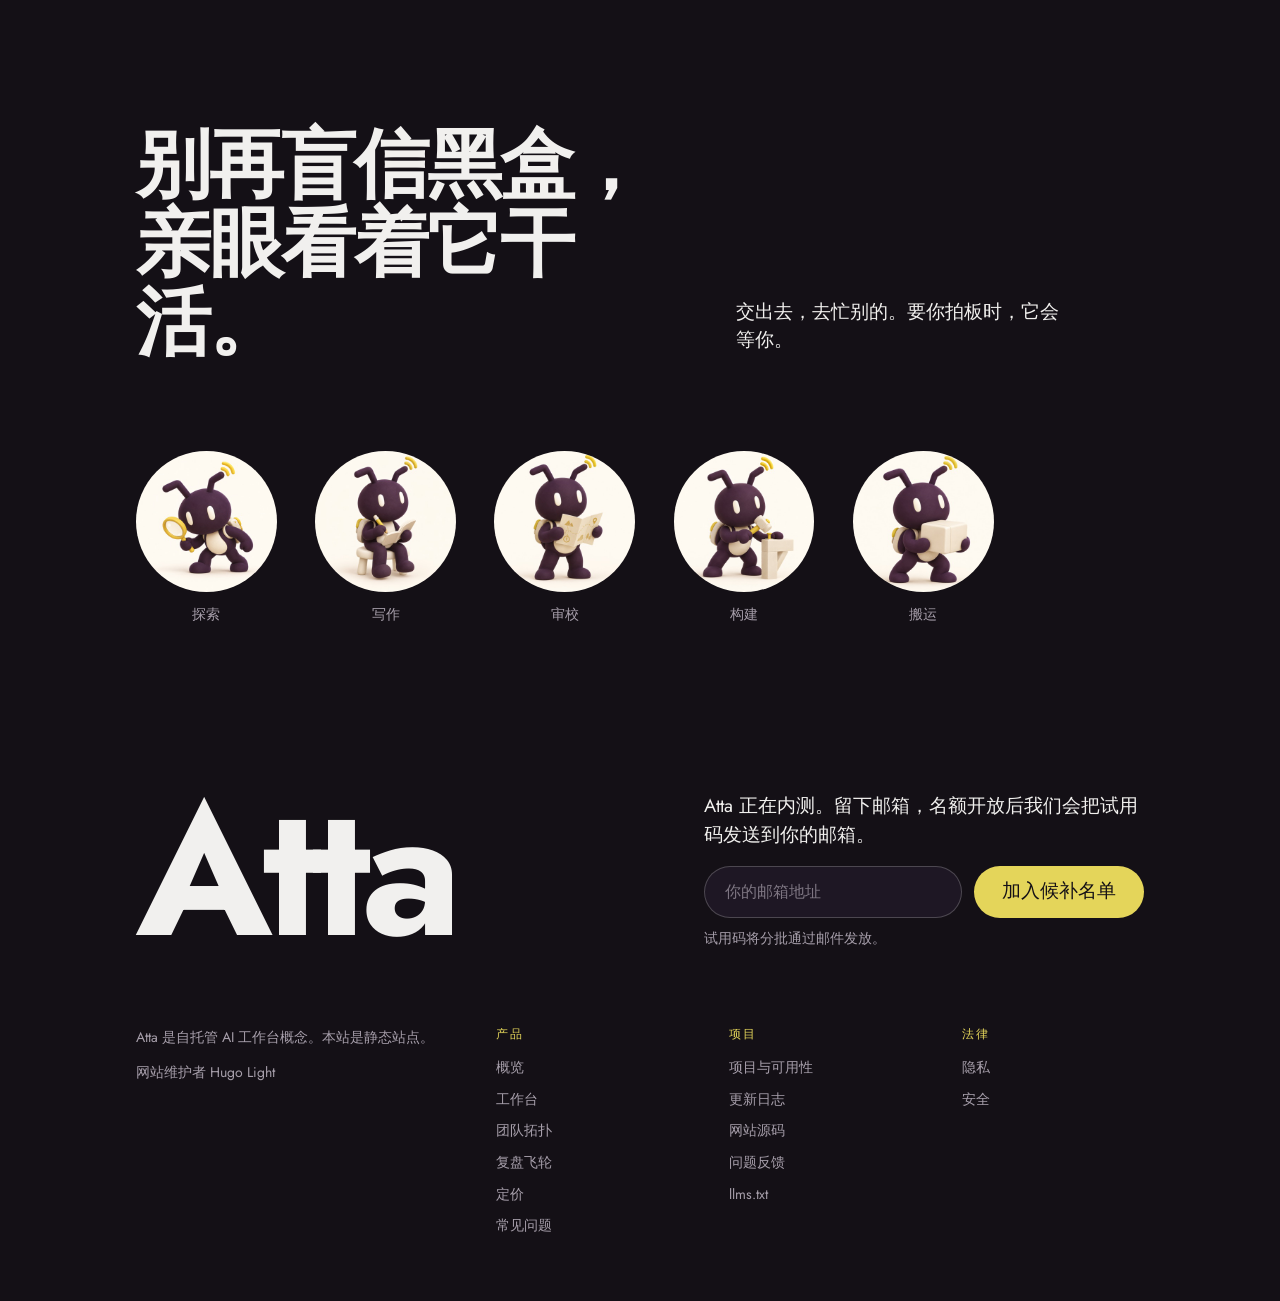
<file: zh/index.html>
<!doctype html>
<html lang="zh-Hans">
<head>
<meta charset="utf-8">
<meta name="viewport" content="width=device-width,initial-scale=1">
<title>Atta — 一眼看清你的 AI 团队</title>
<meta name="description" content="多开终端，总会忘了哪个 Agent 在干嘛。Atta 把你所有机器上的 Agent 放进一张实时的图，危险的那一步要你点头。">
<meta name="author" content="Hugo Light">
<meta name="theme-color" content="#141016">
<!-- seo:start -->
<link rel="canonical" href="https://atta.nz/zh/">
<link rel="alternate" hreflang="en" href="https://atta.nz/">
<link rel="alternate" hreflang="zh-Hans" href="https://atta.nz/zh/">
<link rel="alternate" hreflang="x-default" href="https://atta.nz/">
<link rel="alternate" type="text/markdown" href="https://atta.nz/llms.txt" title="llms.txt">
<meta property="og:type" content="website">
<meta property="og:site_name" content="Atta">
<meta property="og:title" content="Atta — 一眼看清你的 AI 团队">
<meta property="og:description" content="多开终端，总会忘了哪个 Agent 在干嘛。Atta 把你所有机器上的 Agent 放进一张实时的图，危险的那一步要你点头。">
<meta property="og:url" content="https://atta.nz/zh/">
<meta property="og:image" content="https://atta.nz/img/og.jpg">
<meta property="og:image:width" content="1200">
<meta property="og:image:height" content="630">
<meta property="og:image:alt" content="Atta 主视觉：暗色背景中，指挥官蚂蚁连接着多个 Agent 窗口">
<meta property="og:locale" content="zh_CN">
<meta property="og:locale:alternate" content="en_US">
<meta name="twitter:card" content="summary_large_image">
<meta name="twitter:title" content="Atta — 一眼看清你的 AI 团队">
<meta name="twitter:description" content="多开终端，总会忘了哪个 Agent 在干嘛。Atta 把你所有机器上的 Agent 放进一张实时的图，危险的那一步要你点头。">
<meta name="twitter:image" content="https://atta.nz/img/og.jpg">
<script type="application/ld+json">{"@context":"https://schema.org","@graph":[{"@type":"WebSite","@id":"https://atta.nz/#website","url":"https://atta.nz/","name":"Atta","description":"把每台机器上的 Agent 收进一张实时图的自托管 AI 工作台概念。","inLanguage":["en","zh-Hans"],"publisher":{"@type":"Person","name":"Hugo Light","url":"https://github.com/HugoSkylight"}},{"@type":"SoftwareApplication","@id":"https://atta.nz/#software","name":"Atta","applicationCategory":"DeveloperApplication","description":"用于跨机器指挥小型 AI Agent 团队的自托管 AI 工作台。尚未公开。","url":"https://atta.nz/zh/project/","isPartOf":{"@id":"https://atta.nz/#website"}}]}</script>
<!-- seo:end -->
<link rel="icon" type="image/png" sizes="64x64" href="../img/favicon.png">
<link rel="preconnect" href="https://fonts.googleapis.com">
<link rel="preconnect" href="https://fonts.gstatic.com" crossorigin>
<link href="https://fonts.googleapis.com/css2?family=Jost:wght@400;500;700&display=swap" rel="stylesheet">
<script>document.documentElement.classList.add('js')</script>
<style>
:root{
  --bg:#141016; --s1:#1E1724; --s2:#2B2133; --s3:#372A40;
  --ink:#F1F0EE; --soft:#A79FAB; --lemon:#E4D55A;
  --run:#A99BFF; --ok:#9BE3B4; --bad:#E8837A;
  --sans:"Jost","PingFang SC","Hiragino Sans GB","Microsoft YaHei",system-ui,sans-serif;
  --s-display:clamp(2.5rem,1.5rem + 4vw,5rem);
  --s-head:clamp(1.25rem,1.1rem + .5vw,1.5rem);
  --s-body:clamp(1.0625rem,1rem + .2vw,1.1875rem);
  --s-small:.875rem;
  --m:clamp(16px,2.2vw,32px); --gut:clamp(12px,1.6vw,24px); --sec:clamp(160px,13vw,200px);
  --ease-out:cubic-bezier(.22,1,.36,1); --ease-io:cubic-bezier(.76,0,.24,1); --ease-soft:cubic-bezier(.33,1,.68,1);
}
*{box-sizing:border-box;margin:0}
body{font-family:var(--sans);font-size:var(--s-body);line-height:1.55;background:var(--bg);color:var(--ink);-webkit-font-smoothing:antialiased}
img{display:block;max-width:100%;height:auto}
a{color:inherit}
button{font:inherit;color:inherit;cursor:pointer;border:0;background:none;padding:0;text-align:inherit}
h1,h2,.h1like{font-size:var(--s-display);font-weight:700;letter-spacing:-.03em;line-height:1.05}
.soft{color:var(--soft)}
.small{font-size:var(--s-small)}
.wrap{padding-inline:var(--m);max-width:1440px;margin-inline:auto}
.grid{display:grid;grid-template-columns:repeat(12,minmax(0,1fr));column-gap:var(--gut)}
:focus-visible{outline:3px solid var(--lemon);outline-offset:3px}

.btn{display:inline-flex;align-items:center;height:52px;padding:0 28px;border-radius:999px;background:var(--lemon);color:var(--bg);font-weight:500;text-decoration:none;white-space:nowrap;transition:transform 140ms var(--ease-out),background-color 180ms ease}
.btn:active{transform:scale(.97)}
@media (hover:hover){.btn:hover{background:#F0E37C}}
.tlink{text-decoration:underline;text-decoration-color:transparent;text-underline-offset:.25em;transition:text-decoration-color 180ms ease}
@media (hover:hover){.tlink:hover{text-decoration-color:currentColor}}

/* nav */
.nav{display:flex;align-items:center;gap:clamp(24px,2.2vw,40px);height:clamp(80px,5.6vw,112px)}
.brand{display:flex;align-items:center;gap:10px;font-size:clamp(1.25rem,1rem + .55vw,1.75rem);font-weight:700;text-decoration:none;letter-spacing:-.02em}
.brand img{width:clamp(30px,2.1vw,40px);height:clamp(30px,2.1vw,40px);border-radius:8px}
.nav ul{display:flex;gap:clamp(24px,2vw,36px);list-style:none;padding:0;margin-left:auto;font-size:clamp(.875rem,.75rem + .2vw,1.0625rem)}
.nav ul a{text-decoration:none}
.nav .btn{height:clamp(40px,2.8vw,48px);padding:0 clamp(20px,1.5vw,26px);font-size:clamp(.875rem,.75rem + .2vw,1.0625rem)}
/* language dropdown: stays visible on mobile, where the nav links hide */
.lang-dd{position:relative;flex:none}
.lang-btn{list-style:none;display:inline-flex;align-items:center;gap:6px;cursor:pointer;font-size:clamp(.875rem,.75rem + .2vw,1.0625rem)}
.lang-btn::-webkit-details-marker{display:none}
.lang-btn::after{content:"";width:5.5px;height:5.5px;border-right:1.5px solid currentColor;border-bottom:1.5px solid currentColor;transform:translateY(-1.5px) rotate(45deg);transition:transform 180ms ease}
.lang-dd[open] .lang-btn::after{transform:translateY(1.5px) rotate(-135deg)}
.lang-menu{position:absolute;right:0;top:calc(100% + 10px);min-width:132px;padding:6px;border-radius:12px;background:var(--s1);border:1px solid rgba(241,240,238,.16);display:grid;gap:2px;z-index:40}
.lang-opt{display:flex;align-items:center;justify-content:space-between;padding:8px 12px;border-radius:8px;font-size:var(--s-small);font-weight:500;color:var(--soft);text-decoration:none;transition:background-color 150ms ease,color 150ms ease}
@media (hover:hover){.lang-opt:hover{background:var(--s2);color:var(--ink)}}
.lang-opt.on{color:var(--lemon);background:rgba(228,213,90,.1)}
.lang-opt.on::after{content:"";width:5px;height:5px;border-radius:50%;background:var(--lemon)}

/* splash: key art first screen */
.splash{position:relative;height:100svh;min-height:680px;overflow:hidden;isolation:isolate;display:flex;flex-direction:column}
@supports (overflow:clip){.splash{overflow:clip}}
.splash-art{position:absolute;inset:0;width:100%;height:100%;object-fit:cover;object-position:72% 50%;z-index:-2}
.splash::before{content:"";position:absolute;inset:0;z-index:-1;background:linear-gradient(90deg,#08050C 0%,rgba(8,5,12,.85) 28%,rgba(8,5,12,0) 58%),linear-gradient(0deg,var(--bg) 0%,rgba(20,16,22,0) 22%)}
.splash-in{flex:1;display:flex;flex-direction:column;width:100%;max-width:none}
.splash-copy{margin-block:auto;max-width:min(44vw,880px);padding-bottom:clamp(32px,3vh,56px)}
.kick{display:inline-flex;align-items:center;gap:10px;font-size:clamp(13px,.85vw,16px);letter-spacing:.18em;color:var(--lemon);font-weight:500}
.kick::before{content:"";width:7px;height:7px;border-radius:50%;background:var(--lemon);box-shadow:0 0 0 4px rgba(228,213,90,.2);animation:blink 1.8s ease-in-out infinite}
.splash h1{margin-top:clamp(18px,1.4vw,26px);font-size:clamp(3rem,min(1.4rem + 5.2vw,11svh),8.75rem);line-height:1;letter-spacing:-.04em}
:lang(zh-Hans) .splash h1{line-height:1.12}
.splash h1 .line:last-child>span{color:var(--lemon)}
.splash-sub{margin-top:clamp(24px,1.8vw,34px);max-width:26em;color:#CFC7D3;font-size:clamp(1rem,.85rem + .4vw,1.4rem)}
.splash .hero-act{margin-top:clamp(32px,2.4vw,44px);gap:clamp(20px,1.5vw,28px)}
.splash .hero-act .btn{height:clamp(52px,3.6vw,64px);padding:0 clamp(28px,2vw,38px);font-size:clamp(1.0625rem,.9rem + .3vw,1.3rem)}
.demo-note{margin-top:clamp(16px,1.2vw,22px);font-size:clamp(.875rem,.75rem + .18vw,1.05rem);color:var(--soft);max-width:30em}
/* splash: click the ant → glitch swap (after cindy.cn chara-stage) */
.splash::before,.splash::after,.splash-in{pointer-events:none}
.splash-in>*{pointer-events:auto}
.splash-art{cursor:pointer}
.splash.glitching .splash-art{animation:artGlitch .7s step-end both}
.splash::after{content:"";position:absolute;inset:0;z-index:-1;opacity:0;mix-blend-mode:screen;background:repeating-linear-gradient(0deg,rgba(228,213,90,.2) 0 2px,transparent 2px 6px),repeating-linear-gradient(90deg,rgba(169,155,255,.12) 0 1px,transparent 1px 7px)}
.splash.glitching::after{animation:artNoise .7s steps(9,end) both}
.scan{position:absolute;left:52%;right:8%;top:12%;height:2px;z-index:-1;opacity:0;pointer-events:none;background:linear-gradient(90deg,transparent,rgba(228,213,90,.85),rgba(169,155,255,.6),transparent);animation:scan 6s linear infinite}
.chara-tag{position:absolute;left:51%;bottom:30%;padding:9px 16px;font-size:12px;line-height:1.2;letter-spacing:.14em;font-weight:500;color:var(--ink);background:rgba(15,10,20,.8);-webkit-backdrop-filter:blur(6px);backdrop-filter:blur(6px);border:1px solid rgba(241,240,238,.2);border-left:3px solid var(--lemon)}
.chara-tag b{color:var(--lemon);font-weight:500}
.chara-tag::after{content:"_";color:var(--lemon);margin-left:3px;animation:caret 1.1s step-end infinite}
@keyframes caret{50%{opacity:0}}
@keyframes scan{0%{opacity:0;top:12%}5%{opacity:.9}42%{opacity:.8;top:86%}48%,100%{opacity:0;top:88%}}
@keyframes artGlitch{
  0%{filter:none;clip-path:none;transform:none}
  8%{clip-path:inset(4% 0 62%);filter:hue-rotate(-60deg) saturate(2.2);transform:translate(-9px,3px)}
  16%{clip-path:inset(55% 0 10%);filter:hue-rotate(35deg) contrast(1.6);transform:translate(7px,-2px)}
  24%{clip-path:inset(28% 0 33%);filter:invert(.85) hue-rotate(140deg);transform:translate(-4px,6px)}
  32%{clip-path:none;filter:saturate(.2) brightness(1.7);transform:translate(10px,-5px)}
  40%{clip-path:inset(12% 0 44%);filter:hue-rotate(-120deg) saturate(3);transform:translate(-12px)}
  48%{clip-path:inset(66% 0 4%);filter:invert(1) hue-rotate(180deg);transform:translate(5px,4px)}
  56%{clip-path:none;filter:contrast(2.2) brightness(.7);transform:translate(-6px,-7px)}
  66%{clip-path:inset(20% 0 52%);filter:hue-rotate(90deg) saturate(1.8);transform:translate(8px,2px)}
  76%{clip-path:inset(46% 0 18%);filter:brightness(1.4);transform:translate(-3px,1px)}
  86%{clip-path:none;filter:hue-rotate(-20deg);transform:translate(2px,-1px)}
  100%{filter:none;clip-path:none;transform:none}
}
@keyframes artNoise{0%{opacity:0}12%{opacity:1;transform:translateY(-6px)}30%{opacity:.35;transform:translateY(8px)}46%{opacity:1;transform:translateY(-3px) scaleY(1.04)}64%{opacity:.5;transform:translateY(5px)}82%{opacity:.9;transform:none}100%{opacity:0}}
.ticker{position:relative;flex:none;background:var(--lemon);color:var(--bg);overflow:hidden;white-space:nowrap;transform:rotate(-1.2deg);margin:0 -2vw clamp(24px,2vh,36px);padding:clamp(12px,.85vw,16px) 0;font-weight:600;font-size:clamp(15px,1vw,19px)}
/* 6 identical groups; loop shifts exactly one group so the seam is invisible. 5 groups stay off-screen on ultra-wide */
.ticker-in{display:inline-flex;flex:none;width:max-content}
.ticker-g{display:flex;flex:none}
.ticker span{flex:none;padding-inline:28px;position:relative}
.ticker span::after{content:"◆";position:absolute;right:-6px;font-size:10px;top:50%;transform:translateY(-50%)}
.hero-top{padding-top:clamp(56px,8vw,120px);align-items:end}
.say{grid-column:1/8;position:relative}
.say-a{display:none}
.hero-side{grid-column:8/13;padding-bottom:.4rem}
.hero-side p{max-width:26em}
.hero-act{display:flex;align-items:center;gap:20px;flex-wrap:wrap;margin-top:28px}
.stage-wrap{position:relative;margin-top:clamp(64px,7vw,112px)}
.terms{display:none}
.term{position:absolute;width:300px;background:#0D0A10;border-radius:10px;overflow:hidden;transform-origin:0 0;will-change:transform,opacity}
.term header{display:flex;gap:10px;align-items:baseline;padding:8px 12px;background:#231A29;font-size:13px;color:var(--soft)}
.term header b{color:var(--ink);font-weight:500}
.term[data-ui] pre{margin:0;padding:10px 12px;height:132px;overflow:hidden;font:12.5px/1.65 ui-monospace,Menlo,monospace;color:#CFC7D3;white-space:pre-wrap;display:flex;flex-direction:column;justify-content:flex-end}
.term[data-ui] pre span{display:block}
.term[data-ui] pre span:last-child{color:var(--ink)}
.term.lost header b{color:var(--bad)}

/* workbench (interface fragment) */
.wb{background:var(--s1);border-radius:16px;overflow:hidden}
.wb-bar{display:flex;align-items:center;gap:14px;padding:14px 22px;font-size:14px;color:var(--soft);background:#191320}
.wb-bar b{color:var(--ink);font-weight:500;font-size:15px}
.wb-bar .loopst{margin-left:auto;color:var(--run);white-space:nowrap}
.cv-body{display:grid;grid-template-columns:minmax(0,1fr) 268px}
.cscroll{overflow-x:auto}
.gsvg{display:block;width:100%;height:auto;min-width:720px;font-family:var(--sans)}
.drawer{padding:20px 20px 22px;background:#191320;font-size:14px;line-height:1.5}
.dr-crumb{font-size:13px;color:var(--soft)}
.drawer h4{font-size:20px;font-weight:500;margin:4px 0 12px}
.drawer dl{display:grid;grid-template-columns:auto 1fr;gap:6px 14px}
.drawer dt{color:var(--soft)}
.drawer h5{font-size:13px;font-weight:500;color:var(--soft);margin:18px 0 8px}
.ctx{list-style:none;padding:0;display:grid;gap:6px}
.ctx li{display:flex;flex-direction:column;padding:8px 10px;border-radius:8px;background:var(--s2)}
.ctx small{font-size:13px;color:var(--soft)}
.gn{transition:opacity .35s}
.gn-box{fill:var(--s2);stroke:rgba(241,240,238,.1);transition:stroke .4s}
.gn-t{fill:var(--ink);font-size:16px;font-weight:600}
.gn-s{fill:var(--soft);font-size:12.5px}
.gn-ring{fill:none;stroke:rgba(241,240,238,.18);stroke-width:2;transform-box:fill-box;transform-origin:center}
.gn-dot{fill:rgba(241,240,238,.25)}
.gn-me{fill:var(--lemon)} .gn-me-t{fill:var(--bg);font-size:16px;font-weight:700}
.gn[data-s=run] .gn-box{stroke:rgba(169,155,255,.55)}
.gn[data-s=run] .gn-ring{stroke:var(--run);stroke-dasharray:20 9;animation:spin 1.3s linear infinite}
.gn[data-s=run] .gn-dot{fill:var(--run);animation:blink 1s infinite}
.gn[data-s=done] .gn-ring{stroke:rgba(155,227,180,.85)} .gn[data-s=done] .gn-dot{fill:var(--ok)}
.gn[data-s=wait] .gn-box{stroke:var(--lemon)}
.gn[data-s=wait] .gn-ring{stroke:var(--lemon);animation:breathe 1.2s ease-in-out infinite}
.gn[data-s=wait] .gn-dot{fill:var(--lemon);animation:blink .8s infinite}
@keyframes breathe{50%{transform:scale(1.15);opacity:.5}}
.gn.sel .gn-box{stroke:var(--ink);stroke-width:1.5}
.gn.hov{cursor:pointer}
.ge{fill:none;stroke:rgba(241,240,238,.16);stroke-width:1.6;stroke-linecap:round;transition:opacity .35s}
.ge.on{stroke:var(--run);stroke-dasharray:3 7;animation:flow .5s linear infinite}
.ge.done{stroke:rgba(241,240,238,.4)}
.ge.back{stroke:var(--bad);stroke-dasharray:4 6;animation:flow .6s linear infinite reverse}
.back-t{fill:var(--bad);font-size:12.5px}
.gp{fill:var(--lemon)}
.glbl{fill:var(--soft);font-size:13.5px}
.greg rect{fill:rgba(241,240,238,.015);stroke:rgba(241,240,238,.12);stroke-dasharray:4 5;transition:stroke .3s}
.greg .pill{fill:var(--s2);stroke:none}
.greg text{fill:var(--ink);font-size:13px;font-weight:500}
.greg.lit rect:first-child{stroke:rgba(241,240,238,.5)}
.greg.loop rect:first-child{stroke:rgba(169,155,255,.45)}
.gm{fill:none;stroke:rgba(169,155,255,.3);stroke-width:1.2;stroke-dasharray:2 5;stroke-linecap:round;transition:opacity .35s}
.gm.lit{stroke:var(--ink);animation:flow .5s linear infinite}
.focus .gn:not(.lit),.focus .ge,.focus .gm:not(.lit),.focus .greg:not(.lit){opacity:.22}
@keyframes spin{to{transform:rotate(360deg)}}
@keyframes blink{50%{opacity:.25}}
@keyframes flow{to{stroke-dashoffset:-10}}

/* core: list left, one panel right */
.core{padding-top:var(--sec)}
.core h2{max-width:9em}
.feats{display:grid;grid-template-columns:minmax(0,5fr) minmax(0,7fr);column-gap:clamp(24px,4vw,64px);margin-top:64px}
.feat{display:contents}
.f-btn{grid-column:1;position:relative;display:block;width:100%;padding:28px 28px 30px;border-radius:16px;transition:background-color 220ms ease}
.feat:nth-child(1) .f-btn{grid-row:1}.feat:nth-child(2) .f-btn{grid-row:2}.feat:nth-child(3) .f-btn{grid-row:3}
.f-btn b{display:block;font-size:var(--s-head);font-weight:500;letter-spacing:-.01em;color:var(--soft);transition:color 220ms ease}
.f-btn span{display:block;margin-top:8px;color:var(--soft);max-width:24em}
.feat.on .f-btn{background:var(--s1)}
.feat.on .f-btn b{color:var(--ink)}
@media (hover:hover){.feat:not(.on) .f-btn:hover b{color:var(--ink)}}
.pnl{grid-column:2;grid-row:1/4;align-self:center;visibility:hidden;opacity:0;transform:translateY(12px);transition:opacity .4s ease,transform .5s var(--ease-out),visibility 0s .4s}
.feat.on .pnl{visibility:visible;opacity:1;transform:none;transition:opacity .45s ease .05s,transform .6s var(--ease-out) .05s}
html:not(.js) .feats,html:not(.js) .feat{display:block}
html:not(.js) .pnl{display:block;visibility:visible;opacity:1;transform:none;margin-bottom:24px}

.win{background:var(--s1);border-radius:16px;overflow:hidden;font-size:14px;line-height:1.45}
.win-bar{display:flex;gap:12px;align-items:baseline;padding:14px 20px;background:#191320;color:var(--soft);font-size:13px}
.win-bar b{color:var(--ink);font-weight:500;font-size:14px}
.win-body{padding:20px;min-height:400px}
.mini{display:block;width:100%;height:auto;font-family:var(--sans)}
.mini rect{fill:var(--s2)}
.mini rect.me{fill:var(--lemon)}
.mini .c .me~text{fill:var(--bg)}
.mini rect.ld{fill:#3A2E47}
.mini .on rect{stroke:var(--run);stroke-width:1.5}
.mini .nm{fill:var(--ink);font-size:14px;font-weight:500}
.mini .sb{fill:var(--soft);font-size:12px}
.mini .ok{fill:var(--ok)}.mini .run{fill:var(--run)}.mini .idle{fill:var(--s3)}
.mini .gate{fill:none;stroke:rgba(228,213,90,.5);stroke-width:1.5;stroke-dasharray:3 5}
.mini .gl{fill:var(--lemon);font-size:12px}
.chip{font-size:13px;padding:3px 10px;border-radius:999px;white-space:nowrap}
.chip.ok{background:rgba(155,227,180,.14);color:var(--ok)}
.chip.run{background:rgba(169,155,255,.16);color:var(--run)}
.chip.idle{background:rgba(241,240,238,.08);color:var(--soft)}
.chip.wait{background:rgba(228,213,90,.16);color:var(--lemon)}
.chip.bad{background:rgba(232,131,122,.16);color:var(--bad)}
.machines{display:grid;grid-template-columns:repeat(3,minmax(0,1fr));gap:10px}
.mc{background:var(--s2);border-radius:12px;padding:14px}
.mc b{font-weight:500}
.mc>small{display:block;font-size:13px;color:var(--ok);margin-bottom:12px}
.mc ul{list-style:none;padding:0;display:grid;gap:8px}
.mc li{display:flex;align-items:center;gap:10px;padding:8px;border-radius:8px;background:var(--s3)}
.mc li img{width:32px;height:32px;border-radius:50%}
.mc li small{display:block;font-size:13px;color:var(--soft)}
.msg{margin-top:16px;padding:12px 14px;border-radius:10px;background:var(--s2);color:var(--soft)}
.msg b{color:var(--ink);font-weight:500}
.card{background:var(--s2);border-radius:12px;padding:20px}
.card .t{font-size:20px;font-weight:500;margin-top:6px}
.brief{list-style:none;padding:0;margin:14px 0 0;display:grid;gap:8px}
.brief li{padding:10px 12px;border-radius:10px;background:var(--s3);font-size:14px;line-height:1.45}
.brief small{display:block;font-size:12px;color:var(--lemon);font-weight:500;margin-bottom:2px}
.acts{display:flex;gap:8px;margin-top:20px}
.acts button{height:44px;padding:0 22px;border-radius:999px;background:var(--s3);transition:transform 140ms var(--ease-out),opacity .2s}
.acts button.y{background:var(--lemon);color:var(--bg)}
.acts button:active{transform:scale(.97)}
.acts button:disabled{opacity:.4;cursor:default}
.st{margin-top:14px;color:var(--soft);min-height:1.5em}
.st b{color:var(--ink);font-weight:500}
.f-btn b .note{display:inline;margin:0 0 0 8px;font-size:var(--s-small);font-weight:400;color:var(--soft)}

/* topology */
.topo{padding-top:var(--sec)}
.topo-head{align-items:end}
.topo-head h2{grid-column:1/8}
.topo-head p{grid-column:8/13;max-width:20em;padding-bottom:.4rem}
.runs{display:flex;gap:8px;flex-wrap:wrap;margin-top:48px}
.runs button{height:44px;padding:0 20px;border-radius:999px;background:var(--s1);color:var(--soft);transition:background-color .2s,color .2s,transform 140ms var(--ease-out)}
.runs button:active{transform:scale(.97)}
.runs button[aria-pressed=true]{background:var(--ink);color:var(--bg)}
.tmap{position:relative;margin-top:24px;background:var(--s1);border-radius:16px;overflow:hidden}
.tmap svg{display:block;width:100%;height:auto;font-family:var(--sans)}
.tl{fill:none;stroke:rgba(241,240,238,.22);stroke-width:1.5;transition:d .7s var(--ease-io),opacity .4s}
.tl.hot{stroke:var(--run);stroke-dasharray:4 6;animation:flow .6s linear infinite}
.tn{transition:transform .7s var(--ease-io),opacity .4s}
.tn .bx{fill:var(--s2);transition:fill .3s}
.tn text{fill:var(--ink);font-size:15px;font-weight:500}
.tn .sub{fill:var(--soft);font-size:12.5px;font-weight:400}
.tn.me .bx{fill:var(--lemon)} .tn.me text{fill:var(--bg)}
.tn.lead .bx{fill:#3A2E47}
.tn.off{opacity:0}
.tn.hov{cursor:pointer}
.tn.hov:hover .bx,.tn.pick .bx{fill:var(--s3)}
.tzone rect{fill:rgba(241,240,238,.02)}
.tzone text{fill:var(--soft);font-size:13px}
.tip{position:absolute;left:24px;top:24px;max-width:22em;padding:14px 16px;border-radius:12px;background:var(--s2);font-size:14px;line-height:1.5}
.tip b{font-weight:500}
.tip small{display:block;color:var(--soft);font-size:13px;margin-top:2px}

/* self-improvement lab */
.fly{padding-top:var(--sec)}
.fly-head{align-items:end}
.fly-head h2{grid-column:1/8}
.fly-head h2 .note{font-size:var(--s-small);font-weight:400;letter-spacing:0;color:var(--soft);vertical-align:middle;margin-left:10px}
.fly-head p{grid-column:8/13;max-width:21em;padding-bottom:.4rem}
.lab{margin-top:48px}
.lab-body{display:grid;grid-template-columns:minmax(0,7fr) minmax(0,5fr);gap:12px;padding:12px}
.lab-chart,.lab-round{background:var(--s2);border-radius:12px;padding:20px}
.stats{display:grid;grid-template-columns:repeat(3,auto);justify-content:start;gap:8px 40px}
.stats dt{font-size:13px;color:var(--soft)}
.stats dd{margin:0;font-size:32px;font-weight:600;letter-spacing:-.02em;font-variant-numeric:tabular-nums}
.stats div:first-child dd{color:var(--lemon)}
#lb-svg{display:block;width:100%;height:auto;margin-top:16px;overflow:visible;font-family:var(--sans)}
.lg{stroke:rgba(241,240,238,.07)}
.lt{fill:var(--soft);font-size:12px}
.ls{stroke-width:3;stroke-linecap:round}
@media (prefers-reduced-motion:no-preference){.ls{stroke-dasharray:1;stroke-dashoffset:1;animation:draw .7s var(--ease-out) forwards}}
.ls.keep{stroke:var(--lemon)}
.ls.glow{stroke:var(--lemon);stroke-width:14;opacity:.14}
.ls.drop{stroke:var(--bad);stroke-width:2;opacity:.8}
.ls.flat{stroke:rgba(228,213,90,.35);stroke-width:2;animation-delay:.3s}
.lp{animation:pin .45s var(--ease-out) .45s both}
.lp circle{stroke:var(--s2);stroke-width:3}
.lp.keep circle{fill:var(--lemon)}
.lp.drop circle{fill:var(--s2);stroke:var(--bad);stroke-width:2}
.lp text{font-size:13px;font-weight:500;text-anchor:middle;fill:var(--ink)}
.lp.drop text{fill:var(--bad);font-weight:400}
@keyframes draw{to{stroke-dashoffset:0}}
@keyframes pin{from{opacity:0;transform:translateY(6px)}}
.lab-round{display:flex;flex-direction:column;gap:14px}
.rd-top{display:flex;justify-content:space-between;align-items:center}
.rd-top b{font-weight:500}
.rd-hyp{font-size:20px;font-weight:500;line-height:1.35;min-height:2.7em}
.rd-diff{display:flex;flex-direction:column;min-height:104px;padding:12px 14px;border-radius:10px;background:#0D0A10;font:13px/1.7 ui-monospace,Menlo,monospace}
.rd-diff .f{display:flex;justify-content:space-between;color:var(--soft)}
.rd-diff em{font-style:normal;color:var(--soft);opacity:.7}
.rd-diff .add{color:var(--ok)}
.rd-diff .del{color:var(--bad);text-decoration:line-through;text-decoration-color:rgba(232,131,122,.5)}
.rd-diff span{animation:rise .35s var(--ease-out) both}
.rd-cases{display:grid;grid-template-columns:repeat(12,1fr);gap:6px}
.rd-cases i{aspect-ratio:1;border-radius:4px;background:var(--s3);transition:background-color .25s,transform .25s var(--ease-out)}
.rd-cases i.ok{background:var(--ok);transform:scale(.86)}
.rd-cases i.bad{background:var(--bad);transform:scale(.86)}
.rd-foot{display:flex;align-items:baseline;justify-content:space-between}
.rd-score{font-size:48px;font-weight:700;letter-spacing:-.03em;line-height:1;font-variant-numeric:tabular-nums}
.rd-cs{color:var(--soft);font-size:14px}
.lab-round .acts{margin-top:auto}
.acts button.beg{animation:beg 1.2s ease-in-out infinite}
@keyframes beg{50%{box-shadow:0 0 0 8px rgba(228,213,90,.18)}}
.fsteps{list-style:none;margin:0;padding:0 12px 12px;display:grid;grid-template-columns:repeat(4,1fr);gap:12px}
.fsteps li{padding:14px 16px;border-radius:12px;color:var(--soft);font-size:14px;line-height:1.5;border-top:3px solid var(--s3);transition:color .3s,border-color .3s,background-color .3s}
.fsteps li b{display:block;font-size:16px;font-weight:500;margin-bottom:2px}
.fsteps li.on{color:var(--ink);border-color:var(--lemon);background:var(--s2)}

.pricing{padding-top:var(--sec)}
.pr-head{align-items:end;margin-bottom:clamp(40px,4.5vw,64px)}
.pr-head h2{grid-column:1/8}
.pr-head p{grid-column:8/13;color:var(--soft);max-width:26em}
.pgrid{display:grid;grid-template-columns:repeat(3,minmax(0,1fr));gap:var(--gut)}
.pcard{display:flex;flex-direction:column;padding:28px;border-radius:20px;background:var(--s1);border:1px solid rgba(241,240,238,.08)}
.pcard.hi{background:var(--s2);border-color:rgba(228,213,90,.45)}
.ptop{display:flex;align-items:center;justify-content:space-between;gap:12px}
.ptop h3{font-size:var(--s-head);font-weight:600}
.pprice{margin-top:18px;display:flex;align-items:baseline;gap:6px}
.pprice b{font-size:clamp(2.25rem,1.6rem + 1.8vw,3.25rem);font-weight:700;letter-spacing:-.03em;line-height:1}
.pprice span{color:var(--soft);font-size:var(--s-small)}
.pdesc{margin-top:10px;color:var(--soft);font-size:var(--s-small)}
.plist{list-style:none;padding:0;margin:22px 0 28px;display:grid;gap:10px;font-size:15px}
.plist li{display:flex;align-items:baseline;gap:10px}
.plist li::before{content:"";flex:none;width:6px;height:6px;border-radius:50%;background:var(--lemon);transform:translateY(-2px)}
.pcard .btn,.pcard .pbtn{margin-top:auto;justify-content:center;width:100%}
.pbtn{display:inline-flex;align-items:center;height:52px;padding:0 28px;border-radius:999px;border:1px solid rgba(241,240,238,.22);color:var(--ink);font-weight:500;text-decoration:none;transition:border-color 180ms ease,background-color 180ms ease}
@media (hover:hover){.pbtn:hover{border-color:var(--ink);background:rgba(241,240,238,.06)}}

/* faq */
.faq{padding-top:var(--sec);align-items:start}
.faq h2{grid-column:1/5;position:sticky;top:48px}
.faq-list{grid-column:6/13;display:grid;gap:8px}
.faq details{background:var(--s1);border-radius:16px;transition:background-color .25s ease}
.faq details[open]{background:var(--s2)}
.faq summary{list-style:none;display:flex;align-items:center;justify-content:space-between;gap:24px;min-height:76px;padding:20px 24px;cursor:pointer;font-size:var(--s-head);font-weight:500}
.faq summary::-webkit-details-marker{display:none}
.faq summary i{position:relative;flex:none;width:16px;height:16px}
.faq summary i::before,.faq summary i::after{content:"";position:absolute;left:0;top:6.5px;width:16px;height:3px;background:currentColor;transition:transform .3s var(--ease-out)}
.faq summary i::after{transform:rotate(90deg)}
.faq details[open] summary i::after{transform:rotate(0)}
.faq details p{padding:0 24px 24px;color:var(--soft);max-width:44ch}

/* close */
.cta{padding-top:var(--sec)}
.cta-top{align-items:end}
.cta h2{grid-column:1/8}
.cta-side{grid-column:8/13;padding-bottom:.4rem}
.cta-side p{max-width:18em}
.ftop{display:flex;align-items:center;justify-content:space-between;gap:clamp(40px,6vw,88px);flex-wrap:wrap}
.fwl{flex:1 1 340px;max-width:440px}
.fwl-copy{max-width:24em;margin-bottom:16px}
.wl{max-width:440px}
.wl-row{display:flex;gap:12px;flex-wrap:wrap}
.wl-in{flex:1 1 190px;min-width:0;height:52px;padding:0 20px;border-radius:999px;border:1px solid rgba(241,240,238,.22);background:var(--s1);color:var(--ink);font:inherit;font-size:16px;transition:border-color 180ms ease,background-color 180ms ease}
.wl-in::placeholder{color:var(--soft);opacity:.7}
@media (hover:hover){.wl-in:hover{border-color:rgba(241,240,238,.4)}}
.wl-in:focus{outline:none;border-color:var(--lemon);background:var(--s2)}
.wl-in:disabled{opacity:.65;cursor:default}
.wl-note{margin-top:10px}
.wl-note.ok{color:var(--ok)}
.wl-note.err{color:var(--bad)}

/* right chapter rail (after stencil.so/tern) */
.rail{position:fixed;right:clamp(16px,1.8vw,26px);top:50%;transform:translateY(-50%);z-index:30}
.rail ol{display:grid;gap:2px;list-style:none;margin:0;padding:0 16px 0 0}
.rail-link{display:flex;align-items:center;justify-content:flex-end;position:relative;height:26px;font:500 11px/1 ui-monospace,Menlo,monospace;letter-spacing:.1em;text-transform:uppercase;text-decoration:none;color:var(--soft);text-shadow:0 1px 2px rgba(0,0,0,.85),0 0 18px rgba(0,0,0,.9);transition:color 180ms ease}
.rail-lbl{position:absolute;right:calc(100% + 12px);white-space:nowrap;opacity:0;transform:translateX(8px);pointer-events:none;transition:opacity .24s ease,transform .32s var(--ease-out)}
.rail:hover .rail-lbl,.rail-link[aria-current] .rail-lbl,.rail-link:focus-visible .rail-lbl{opacity:1;transform:none}
.rail-link:hover,.rail-link[aria-current]{color:var(--ink)}
.rail-link[aria-current] .rail-n{color:var(--lemon)}
.rail-track{position:absolute;inset:4px 0 4px auto;width:1px;background:rgba(241,240,238,.14)}
.rail-track>span{display:block;height:100%;background:linear-gradient(180deg,var(--lemon),var(--run));transform:scaleY(0);transform-origin:50% 0}
@media (max-width:1100px){.rail{display:none}}
.crew{display:flex;flex-wrap:wrap;gap:clamp(16px,3vw,48px);list-style:none;padding:0;margin-top:clamp(64px,7vw,112px)}
.crew li{display:flex;flex-direction:column;align-items:center;gap:12px;font-size:var(--s-small);color:var(--soft)}
.crew img{width:clamp(120px,11vw,160px);height:clamp(120px,11vw,160px);border-radius:50%;object-fit:cover}
footer{padding:var(--sec) var(--m) clamp(48px,5vw,64px);max-width:1440px;margin-inline:auto}
@media (min-width:1101px){.wrap,footer{max-width:2040px;padding-inline:clamp(136px,10.2vw,240px)}.splash-in{max-width:none}}
.fname{font-size:clamp(6rem,14.5vw,13.5rem);font-weight:700;letter-spacing:-.05em;line-height:.72}
.fgrid{display:grid;grid-template-columns:minmax(0,1.7fr) repeat(3,minmax(0,1fr));gap:clamp(28px,4vw,64px);margin-top:clamp(56px,6vw,80px)}
.fabout p{max-width:30em;color:var(--soft);font-size:var(--s-small);line-height:1.6}
.fabout p+p{margin-top:12px}
.fh{font-size:12px;font-weight:500;letter-spacing:.16em;line-height:1.4;text-transform:uppercase;color:var(--lemon);margin-bottom:14px}
.fgrid ul{list-style:none;padding:0;display:grid;gap:10px;font-size:var(--s-small);color:var(--soft)}
.fgrid a{text-decoration:none}
@media (hover:hover){.fgrid a:hover{text-decoration:underline;text-underline-offset:.25em}}

/* motion */
@media (prefers-reduced-motion:no-preference){
  html{scroll-behavior:smooth}
  .js [data-r]{opacity:0;transform:translateY(24px);transition:opacity .7s var(--ease-out),transform .9s var(--ease-out);transition-delay:calc(var(--i,0)*80ms)}
  .js [data-r].in{opacity:1;transform:none}
  /* signature: lines rise from behind their baseline */
  .lines .line{display:block;overflow:hidden;padding-bottom:.16em;margin-bottom:-.16em}
.lines .line>span{display:block;transition:transform .7s var(--ease-out),opacity .35s ease}
.js .splash .lines .line>span{animation:line-in .9s var(--ease-out) backwards;animation-delay:calc(var(--i)*110ms + 150ms)}
  @keyframes line-in{from{transform:translateY(105%)}}
  .ticker-in{animation:tick 38s linear infinite}
  @keyframes tick{to{transform:translateX(calc(-100% / 6))}}
  .splash-art{animation:art-in 1.6s var(--ease-out) both}
  @keyframes art-in{from{opacity:0;transform:scale(1.06)}}
  /* intro morph (desktop): six loose terminals fly into one graph */
  .morph{height:290svh}
  .morph .stick{position:sticky;top:0;height:100svh;overflow:hidden}
  .morph .hero-top{padding-top:clamp(22px,2.6vw,40px)}
  .morph .stage-wrap{margin-top:clamp(24px,2.8vw,40px)}
  .morph .say{display:grid}
  .morph .say>*{grid-area:1/1}
  .morph .say-a{display:block}
  .morph .say-b .line>span{transform:translateY(125%);opacity:0}
  .morph.flip .say-a .line>span{transform:translateY(-125%);opacity:0}
  .morph.flip .say-b .line>span{transform:none;opacity:1}
  .morph .terms{display:block;position:absolute;inset:0;z-index:2;pointer-events:none}
  .morph .wb{opacity:var(--wb,0)}
  .gn.pop .gn-ring{animation:pop .5s var(--ease-out)}
  @keyframes pop{40%{transform:scale(1.25)}}
  /* feature list advances by itself; the bar shows how long until the next */
  .bar{position:absolute;left:28px;right:28px;bottom:12px;height:3px;border-radius:3px;background:var(--s3);overflow:hidden;opacity:0;transition:opacity .3s}
  .bar::after{content:"";position:absolute;inset:0;background:var(--ink);transform:scaleX(0);transform-origin:left}
  .feats.auto .feat.on .bar{opacity:1}
  .feats.auto.run .feat.on .bar::after{animation:fill 5.5s linear forwards}
  @keyframes fill{to{transform:scaleX(1)}}
  .feat.on .mini .c,.feat.on .mc,.feat.on .msg,.feat.on .card>*{animation:rise .55s var(--ease-out) both}
  .feat.on .mini g:nth-of-type(2) .c,.feat.on .mc:nth-child(2),.feat.on .card>:nth-child(2){animation-delay:70ms}
  .feat.on .mini g:nth-of-type(3) .c,.feat.on .mc:nth-child(3),.feat.on .card>:nth-child(3){animation-delay:140ms}
  .feat.on .mini g:nth-of-type(4) .c,.feat.on .msg,.feat.on .card>:nth-child(4){animation-delay:210ms}
  .feat.on .mini g:nth-of-type(5) .c,.feat.on .card>:nth-child(5){animation-delay:280ms}
  .feat.on .mini g:nth-of-type(6) .c{animation-delay:350ms}
  @keyframes rise{from{opacity:0;transform:translateY(14px)}}
  .chip{transition:background-color .3s ease,color .3s ease}
  .chip.flip{animation:flip .45s var(--ease-out)}
  @keyframes flip{40%{transform:scale(1.12)}}
  .js .crew li{opacity:0;transform:translateY(20px);transition:opacity .6s var(--ease-out),transform .8s var(--ease-out);transition-delay:calc(var(--i,0)*90ms)}
  .js .crew.in li{opacity:1;transform:none}
  @media (hover:hover){.crew img{transition:transform .35s var(--ease-out)}.crew li:hover img{transform:translateY(-6px) rotate(-4deg)}}
}
@media (prefers-reduced-motion:reduce){
  *,*::before,*::after{animation:none!important;transition-duration:.01ms!important}
}

@media (max-width:900px){
  .nav ul{display:none}
  .nav{gap:12px}
  .nav .lang-dd{margin-left:auto}
  .say,.hero-side,.cta h2,.cta-side{grid-column:1/-1}
  .hero-side,.cta-side{margin-top:20px}
  .splash{height:auto;min-height:100svh;max-height:none}
  .splash-art{position:relative;inset:auto;height:auto;width:170%;max-width:none;margin:-4vw 0 0 -62%;aspect-ratio:16/9;order:2;-webkit-mask-image:linear-gradient(180deg,transparent,#000 22%);mask-image:linear-gradient(180deg,transparent,#000 22%)}
  .splash::before{display:none}
  .scan,.chara-tag{display:none}
  .splash-copy{max-width:none;margin-block:24px 0;padding-bottom:0}
  .ticker{order:3}
  .cv-body{grid-template-columns:1fr}
  .feats{display:block;margin-top:40px}
  .feat{display:block;margin-bottom:8px}
  .f-btn{padding:20px}
  .pnl{display:none;margin-top:8px}
  .feat.on .pnl{display:block}
  .win-body{min-height:0;padding:14px}
  .machines{grid-template-columns:1fr}
  .topo-head h2,.topo-head p{grid-column:1/-1}
  .topo-head p{margin-top:16px}
  .tmap{overflow-x:auto}
  .tmap svg{min-width:760px}
  .tip{position:static;margin:0 16px 16px}
  .lab-body{grid-template-columns:1fr}
  .lt{font-size:22px}.lp text{font-size:24px}
  .stats{gap:8px 24px}
  .fsteps{grid-template-columns:1fr 1fr}
  .fly-head h2,.fly-head p{grid-column:1/-1}
  .fly-head p{margin-top:16px}
  .faq h2,.faq-list{grid-column:1/-1}
  .faq h2{position:static}
  .faq-list{margin-top:32px}
  .pr-head h2,.pr-head p{grid-column:1/-1}
  .pr-head p{margin-top:16px}
  .pgrid{grid-template-columns:1fr}
  .crew{display:grid;grid-template-columns:repeat(5,1fr);gap:8px}
  .crew img{width:100%;height:auto;aspect-ratio:1}
  .fgrid{grid-template-columns:1fr 1fr}
  .fabout{grid-column:1/-1}
  .ftop{flex-direction:column;align-items:stretch;gap:32px}
  .fwl{flex:none;max-width:none;padding-bottom:0}
}
@media (max-width:560px){
  .fgrid{grid-template-columns:1fr}
  .fabout{grid-column:auto}
}
</style>
</head>
<body>

<header class="splash" id="top">
  <img class="splash-art" src="../img/hero.webp" srcset="../img/hero-sm.webp 1056w, ../img/hero.webp 2112w" sizes="100vw" alt="" width="2112" height="1188" fetchpriority="high">
  <i class="scan" aria-hidden="true"></i>
  <button class="chara-tag" type="button" aria-label="切换 Atta 形态">ATTA <b>//</b> <span>就绪</span></button>
  <div class="wrap splash-in">
    <nav class="nav" aria-label="主导航">
      <a class="brand" href="#top"><img src="../img/icon.png" alt="" width="30" height="30">Atta</a>
      <ul>
        <li><a class="tlink" href="#core">工作台</a></li>
        <li><a class="tlink" href="#topo">团队拓扑</a></li>
        <li><a class="tlink" href="#fly">复盘飞轮</a></li>
        <li><a class="tlink" href="#pricing">定价</a></li>
        <li><a class="tlink" href="#faq">常见问题</a></li>
      </ul>
      <details class="lang-dd"><summary class="lang-btn tlink">Language</summary><div class="lang-menu"><a class="lang lang-opt" href="../" data-alt="../" hreflang="en" lang="en" aria-label="Switch to English">English</a><a class="lang-opt on" href="./" lang="zh-Hans" aria-current="page">中文</a></div></details>
      <a class="btn" href="#enter">加入候补名单</a>
    </nav>
    <div class="splash-copy">
      <p class="kick" data-r>看着 AI 干活 · 封闭内测</p>
      <h1 class="lines" aria-label="别去盲信你的 AI，盯着它干活。"><span class="line" aria-hidden="true"><span style="--i:0">别去盲信</span></span><span class="line" aria-hidden="true"><span style="--i:1">你的 AI，</span></span><span class="line" aria-hidden="true"><span style="--i:2">盯着它干活。</span></span></h1>
      <p class="splash-sub" data-r style="--i:2">黑盒 Agent 只能让你交出任务听天由命。Atta 把每台机器上的 Bot 摊在一张活地图上；到了危险动作前，Hodor 先向你递交简报，你点头才放行。</p>
      <div class="hero-act" data-r style="--i:3">
        <a class="btn" href="#enter">加入候补名单</a>
        <a class="tlink" href="#intro">往下看它怎么干活 ↓</a>
      </div>
      <p class="demo-note" data-r style="--i:4">交互演示，数据为示例。这里没有运行中的产品实例。</p>
    </div>
  </div>
  <div class="ticker" aria-hidden="true"><div class="ticker-in"><div class="ticker-g"><span>一眼看清整个团队</span><span>跨机器，一条流程</span><span>Hodor 门：危险的一步等你点头</span><span>越用越会，你说了算</span><span>自托管</span><span>不挑模型</span></div><div class="ticker-g"><span>一眼看清整个团队</span><span>跨机器，一条流程</span><span>Hodor 门：危险的一步等你点头</span><span>越用越会，你说了算</span><span>自托管</span><span>不挑模型</span></div><div class="ticker-g"><span>一眼看清整个团队</span><span>跨机器，一条流程</span><span>Hodor 门：危险的一步等你点头</span><span>越用越会，你说了算</span><span>自托管</span><span>不挑模型</span></div><div class="ticker-g"><span>一眼看清整个团队</span><span>跨机器，一条流程</span><span>Hodor 门：危险的一步等你点头</span><span>越用越会，你说了算</span><span>自托管</span><span>不挑模型</span></div><div class="ticker-g"><span>一眼看清整个团队</span><span>跨机器，一条流程</span><span>Hodor 门：危险的一步等你点头</span><span>越用越会，你说了算</span><span>自托管</span><span>不挑模型</span></div><div class="ticker-g"><span>一眼看清整个团队</span><span>跨机器，一条流程</span><span>Hodor 门：危险的一步等你点头</span><span>越用越会，你说了算</span><span>自托管</span><span>不挑模型</span></div></div></div>
</header>
<nav class="rail" aria-label="章节导航" data-ui>
  <span class="rail-track" aria-hidden="true"><span id="rail-bar"></span></span>
  <ol>
    <li><a class="rail-link" href="#intro"><span class="rail-n">01</span><span class="rail-lbl">实时总览</span></a></li>
    <li><a class="rail-link" href="#core"><span class="rail-n">02</span><span class="rail-lbl">工作台</span></a></li>
    <li><a class="rail-link" href="#topo"><span class="rail-n">03</span><span class="rail-lbl">团队拓扑</span></a></li>
    <li><a class="rail-link" href="#fly"><span class="rail-n">04</span><span class="rail-lbl">复盘飞轮</span></a></li>
    <li><a class="rail-link" href="#pricing"><span class="rail-n">05</span><span class="rail-lbl">定价</span></a></li>
    <li><a class="rail-link" href="#faq"><span class="rail-n">06</span><span class="rail-lbl">常见问题</span></a></li>
    <li><a class="rail-link" href="#enter"><span class="rail-n">07</span><span class="rail-lbl">候补名单</span></a></li>
  </ol>
</nav>

<main>
<section class="hero intro" id="intro" aria-label="从一堆终端到一张图">
 <div class="stick wrap">
  <div class="grid hero-top">
    <div class="say">
      <p class="say-a lines h1like"><span class="line"><span style="--i:0">这些场景</span></span><span class="line"><span style="--i:1">眼熟吗？</span></span></p>
      <p class="say-b lines h1like"><span class="line"><span style="--i:0">所有任务，</span></span><span class="line"><span style="--i:1">一张实时画布。</span></span></p>
    </div>
    <div class="hero-side">
      <p data-r style="--i:1">十二个终端窗口，一个叫 "final"，两个叫 "final2"。你像翻监控画面一样来回 alt-tab——直到 Atta 把所有窗口收进一张实时画布。</p>
    </div>
  </div>

  <div class="stage-wrap">
    <div class="terms" aria-hidden="true"></div>
    <div class="bench" id="see">
      <div class="wb" data-ui>
        <div class="wb-bar"><b>周报发布</b><span>3 台机器 · 6 个 Bot · 点任一步骤看详情</span><span class="loopst">Loop 第 2 / 3 轮</span></div>
        <div class="cv-body">
          <div class="cscroll"><svg class="gsvg" id="see-svg" viewBox="0 0 1096 468" role="img" aria-label="工作台：五个流程步骤，撰写与审校组成一个循环，下方是三台机器上的 Bot"></svg></div>
          <aside class="drawer" id="drawer" aria-live="polite"></aside>
        </div>
      </div>
    </div>
  </div>
 </div>
</section>

<section class="core wrap" id="core" aria-labelledby="core-h">
  <h2 id="core-h" data-r>一张图，<br>管住整个团队</h2>
  <div class="feats" role="tablist" aria-label="Atta 能做什么">

    <div class="feat on">
      <button class="f-btn" role="tab" aria-selected="true" aria-controls="p1" id="t1"><b>一眼看清整个团队</b><span>谁在干什么、最初交代了什么、卡在哪，都在一张图上。</span></button>
      <div class="pnl" role="tabpanel" id="p1" aria-labelledby="t1">
        <div class="win" data-ui>
          <div class="win-bar"><b>Team</b><span>周报发布 · run #128</span></div>
          <div class="win-body">
            <svg class="mini" viewBox="0 0 560 340" role="img" aria-label="周报发布的团队拓扑：你在最上面，下面是流程，再下面是四个 Bot：探索已完成、写作已完成、审校运行中、搬运待开始">
              <path class="tl" d="M280 64C280 82 280 82 280 100"/>
              <path class="tl" d="M280 150C280 175 76 175 76 200"/>
              <path class="tl" d="M280 150C280 175 212 175 212 200"/>
              <path class="tl hot" d="M280 150C280 175 348 175 348 200"/>
              <path class="tl" d="M280 150C280 175 484 175 484 200"/>
              <path class="gate" d="M500 200C520 110 480 37 380 37"/>
              <text class="gl" x="462" y="110">发布前问你</text>
              <g transform="translate(180 10)"><g class="c"><rect class="me" width="200" height="54" rx="14"/><text class="nm" x="100" y="24" text-anchor="middle">你</text><text class="sb" x="100" y="42" text-anchor="middle">Hodor 门 · 只在关键处拍板</text></g></g>
              <g transform="translate(180 100)"><g class="c"><rect class="ld" width="200" height="50" rx="14"/><text class="nm" x="100" y="22" text-anchor="middle">周报发布 · run #128</text><text class="sb" x="100" y="39" text-anchor="middle">周五前发出本周周报</text></g></g>
              <g transform="translate(14 200)"><g class="c"><rect width="124" height="128" rx="12"/><image href="../img/01-explore.jpg" x="14" y="14" width="40" height="40" clip-path="url(#av)"/><text class="nm" x="14" y="72">探索 Bot</text><text class="sb" x="14" y="91">收集本周素材</text><text class="sb" x="14" y="108">Mac mini</text><circle class="ok" cx="108" cy="22" r="5"/></g></g>
              <g transform="translate(150 200)"><g class="c"><rect width="124" height="128" rx="12"/><image href="../img/05-write.jpg" x="14" y="14" width="40" height="40" clip-path="url(#av)"/><text class="nm" x="14" y="72">写作 Bot</text><text class="sb" x="14" y="91">写周报初稿</text><text class="sb" x="14" y="108">笔记本</text><circle class="ok" cx="108" cy="22" r="5"/></g></g>
              <g transform="translate(286 200)"><g class="c on"><rect width="124" height="128" rx="12"/><image href="../img/04-plan.jpg" x="14" y="14" width="40" height="40" clip-path="url(#av)"/><text class="nm" x="14" y="72">审校 Bot</text><text class="sb" x="14" y="91">审校草稿 v2</text><text class="sb" x="14" y="108">Mac mini</text><circle class="run" cx="108" cy="22" r="5"/></g></g>
              <g transform="translate(422 200)"><g class="c"><rect width="124" height="128" rx="12"/><image href="../img/07-carry.jpg" x="14" y="14" width="40" height="40" clip-path="url(#av)"/><text class="nm" x="14" y="72">搬运 Bot</text><text class="sb" x="14" y="91">发布到三个平台</text><text class="sb" x="14" y="108">Linux 云主机</text><circle class="idle" cx="108" cy="22" r="5"/></g></g>
            </svg>
          </div>
        </div>
      </div>
    </div>

    <div class="feat">
      <button class="f-btn" role="tab" aria-selected="false" aria-controls="p2" id="t2"><b>跨机器，一条流程</b><span>Mac、Linux、云主机各干各的，不用在终端间来回切。</span></button>
      <div class="pnl" role="tabpanel" id="p2" aria-labelledby="t2">
        <div class="win" data-ui>
          <div class="win-bar"><b>机器</b><span>3 台在线</span></div>
          <div class="win-body">
            <div class="machines">
              <div class="mc"><b>Mac mini</b><small>在线</small><ul>
                <li><img src="../img/01-explore.jpg" alt="" width="32" height="32"><div>探索 Bot<small>浏览器</small></div></li>
                <li><img src="../img/04-plan.jpg" alt="" width="32" height="32"><div>审校 Bot<small>文档</small></div></li></ul></div>
              <div class="mc"><b>笔记本</b><small>在线</small><ul>
                <li><img src="../img/05-write.jpg" alt="" width="32" height="32"><div>写作 Bot<small>编辑器</small></div></li></ul></div>
              <div class="mc"><b>Linux 云主机</b><small>在线</small><ul>
                <li><img src="../img/02-build.jpg" alt="" width="32" height="32"><div>构建 Bot<small>终端</small></div></li>
                <li><img src="../img/07-carry.jpg" alt="" width="32" height="32"><div>搬运 Bot<small>发布</small></div></li></ul></div>
            </div>
            <p class="msg"><b>写作 Bot → 审校 Bot</b>：草稿 v2 · 直连 · 只传文字，文件留在本机</p>
          </div>
        </div>
      </div>
    </div>

    <div class="feat">
      <button class="f-btn" role="tab" aria-selected="false" aria-controls="p3" id="t3"><b>出门之前，Hodor 先向你简报</b><span>平时是你给 AI 喂上下文；在 Hodor 关卡，AI 把上下文整理好喂回给你：刚才发生了什么、为什么需要你拍板。</span></button>
      <div class="pnl" role="tabpanel" id="p3" aria-labelledby="t3">
        <div class="win" data-ui>
          <div class="win-bar"><b>Hodor 关卡 · 决策简报</b><span>AI 喂回给你 · 周报 · 第 128 次运行</span></div>
          <div class="win-body">
            <div class="card">
              <span class="chip wait" id="g-chip">等你决定</span>
              <p class="t">要将《周报》发布到 3 个正式站点吗？</p>
              <ul class="brief">
                <li><small>刚才发生了什么</small>Write Bot 已完成初稿 v2（2,140 字）；Review Bot 经两轮审校核实了全部 32 条信源。</li>
                <li><small>为什么需要你拍板</small>Carry Bot 即将向 3 个外部站点公开发帖。对外发布无法自动撤回。</li>
                <li><small>每个选项意味着什么</small>批准：Carry Bot 立即发布 · 退回：附带你的批注交回 Write Bot 重改。</li>
              </ul>
              <div class="acts"><button class="y" id="g-pass">通过</button><button id="g-back">打回</button></div>
              <p class="st" id="g-st" aria-live="polite">流程停在这里。你不点头，就不会发出去。</p>
            </div>
          </div>
        </div>
      </div>
    </div>

  </div>
</section>

<section class="topo wrap" id="topo" aria-labelledby="topo-h">
  <div class="grid topo-head">
    <h2 id="topo-h" data-r>谁听谁的，<br>一目了然</h2>
    <p data-r style="--i:1">每条流水线都有自己的班组：谁牵头、在哪台机器上、最初领了什么指令。任务卡住时，你立刻知道它死在了谁的工位上。</p>
  </div>
  <div class="runs" role="group" aria-label="切换流程" data-r style="--i:2">
    <button aria-pressed="true" data-run="0">周报发布</button>
    <button aria-pressed="false" data-run="1">研发交付</button>
    <button aria-pressed="false" data-run="2">每日数据</button>
  </div>
  <div class="tmap" data-ui data-r style="--i:3">
    <svg id="topo-svg" viewBox="0 0 1200 580" role="img" aria-label="团队拓扑：你在最上面，下面是流程负责人，再下面是分布在三台机器上的 Bot"></svg>
    <div class="tip" id="topo-tip" aria-live="polite"></div>
  </div>
</section>

<section class="fly wrap" id="fly" aria-labelledby="fly-h">
  <div class="grid fly-head">
    <h2 id="fly-h" data-r>越用越会，<br>你说了算<span class="note">实现中</span></h2>
    <p data-r style="--i:1">每一轮只改一处，再用同一组用例重新打分。分数更高、你也批准了，才留下；否则自动退回上一版。</p>
  </div>
  <div class="lab win" data-ui data-r style="--i:2">
    <div class="win-bar"><b>自我改进</b><span>周报发布 · 12 个评测用例</span></div>
    <div class="lab-body">
      <div class="lab-chart">
        <dl class="stats">
          <div><dt>当前版本</dt><dd id="lb-v">v1</dd></div>
          <div><dt>得分</dt><dd id="lb-s">62</dd></div>
          <div><dt>每 10 次，你要出手</dt><dd id="lb-h">7</dd></div>
        </dl>
        <svg id="lb-svg" viewBox="0 0 640 320" role="img" aria-label="得分随版本上升：v1 62 分，v2 74 分，v3 81 分，v4 88 分；两次没变好的尝试被退回"></svg>
      </div>
      <div class="lab-round" aria-live="polite">
        <div class="rd-top"><b id="rd-n">第 1 轮</b><span class="chip idle" id="rd-chip">找问题</span></div>
        <p class="rd-hyp" id="rd-hyp"></p>
        <div class="rd-diff" id="rd-diff"></div>
        <div class="rd-cases" id="rd-cases"></div>
        <div class="rd-foot"><span class="rd-score" id="rd-score">–</span><span class="rd-cs" id="rd-cs">等待评测</span></div>
        <div class="acts"><button class="y" id="rd-ok" disabled>批准</button></div>
      </div>
    </div>
    <ol class="fsteps" id="fsteps">
      <li><b>找问题</b>从你的拍板和失败记录里，找反复出现的情形</li>
      <li><b>改一处</b>只改一条规则、技能或配置，改前先存快照</li>
      <li><b>重新打分</b>同一组用例并行重跑，分数说话</li>
      <li><b>你批准</b>变好了、你点头才留下，不然自动退回</li>
    </ol>
  </div>
</section>

<section class="pricing wrap" id="pricing" aria-labelledby="pr-h">
  <div class="grid pr-head">
    <h2 id="pr-h" data-r>单机免费起步，<br>按需扩展到团队。</h2>
    <p data-r style="--i:1">不提供免费模型，模型与 API 密钥均由用户自行配置。封闭内测期间凭邀请码免费使用。</p>
  </div>
  <div class="pgrid" data-ui>
    <article class="pcard" data-r style="--i:1">
      <div class="ptop"><h3>Free</h3><span class="chip idle">本地单机</span></div>
      <div class="pprice"><b>$0</b><span>永久免费</span></div>
      <p class="pdesc">适合单台电脑本地运行。</p>
      <ul class="plist">
        <li>1 台主机（仅限本机）</li>
        <li>无限本地 Bot 与实时全局图</li>
        <li>本地 Hodor 把门与决策简报</li>
        <li>自行配置模型与密钥（不含免费模型）</li>
      </ul>
      <a class="pbtn" href="#enter">加入候补名单</a>
    </article>
    <article class="pcard hi" data-r style="--i:2">
      <div class="ptop"><h3>Pro</h3><span class="chip wait">内测期凭码免费</span></div>
      <div class="pprice"><b>$12</b><span>/ 月</span></div>
      <p class="pdesc">适合一个人跨多台机器调度 Bot。</p>
      <ul class="plist">
        <li>包含 2 台主机（每加 1 台 +$5/月，不含手机端）</li>
        <li>跨机任务流转与 Hodor 决策简报</li>
        <li>工作流自演进评测与自动回滚</li>
        <li>加密指令中继，文件留在原地</li>
      </ul>
      <a class="btn" href="#enter">加入候补名单</a>
    </article>
    <article class="pcard" data-r style="--i:3">
      <div class="ptop"><h3>Team</h3><span class="chip run">即将推出</span></div>
      <div class="pprice"><b>$29</b><span>/ 月</span></div>
      <p class="pdesc">适合多人协作把门的团队。</p>
      <ul class="plist">
        <li>默认包含 3 名成员与 6 台主机</li>
        <li>每加 1 人 +$10/月（含 2 台主机），单加主机 +$5/台</li>
        <li>拉不同成员进入协作 Hodor 把门</li>
        <li>按角色分派审批人，全流程操作留痕</li>
      </ul>
      <a class="pbtn" href="#enter">加入候补名单</a>
    </article>
  </div>
</section>

<section class="faq wrap grid" id="faq" aria-labelledby="faq-h">
  <h2 id="faq-h" data-r>常见问题</h2>
  <div class="faq-list">
    <details name="faq" open><summary>和 tmux 有什么不同？<i></i></summary><p>tmux 只管会话。Atta 知道它们在为同一件事干活，一张图看全。</p></details>
    <details name="faq"><summary>别的 Agent 工具也有日志，为什么要 Atta？<i></i></summary><p>日志告诉你“发生过什么”。Atta 让你看见“正在发生什么”——以及“如果你不拦，即将发生什么”。</p></details>
    <details name="faq"><summary>Hodor 把门时具体会发生什么？<i></i></summary><p>流程暂停，Hodor 递给你一份简报：刚才发生了什么、为什么这一步需要你拍板、每个选项意味着什么。说不，它就回滚或改道；说行，它才继续。</p></details>
    <details name="faq"><summary>能注册试用吗？<i></i></summary><p>Atta 正在内测。留下邮箱加入候补名单，名额开放后我们会把试用码发送到你的邮箱。</p></details>
    <details name="faq"><summary>用哪个模型？<i></i></summary><p>随你。Atta 只管流程，不管模型。</p></details>
    <details name="faq"><summary>为什么叫 Atta 和 Hodor？<i></i></summary><p>Atta 是切叶蚁，整队分工。Hodor 是 Hold the door。</p></details>
  </div>
</section>

<section class="cta wrap" aria-labelledby="cta-h">
  <div class="grid cta-top">
    <h2 id="cta-h" data-r>别再盲信黑盒，<br>亲眼看着它干活。</h2>
    <div class="cta-side">
      <p data-r style="--i:1">交出去，去忙别的。要你拍板时，它会等你。</p>
    </div>
  </div>
  <ul class="crew" id="crew" aria-label="你的小队">
    <li style="--i:0"><img src="../img/01-explore.jpg" alt="举着放大镜的探索蚂蚁" width="160" height="160" loading="lazy">探索</li>
    <li style="--i:1"><img src="../img/05-write.jpg" alt="拿着笔记本的写作蚂蚁" width="160" height="160" loading="lazy">写作</li>
    <li style="--i:2"><img src="../img/04-plan.jpg" alt="捧着地图的审校蚂蚁" width="160" height="160" loading="lazy">审校</li>
    <li style="--i:3"><img src="../img/02-build.jpg" alt="拿着锤子的构建蚂蚁" width="160" height="160" loading="lazy">构建</li>
    <li style="--i:4"><img src="../img/07-carry.jpg" alt="扛着包裹的搬运蚂蚁" width="160" height="160" loading="lazy">搬运</li>
  </ul>
</section>
</main>

<footer class="site-foot" id="enter">
  <div class="ftop">
    <div class="fname" aria-hidden="true">Atta</div>
    <div class="fwl">
      <p class="fwl-copy">Atta 正在内测。留下邮箱，名额开放后我们会把试用码发送到你的邮箱。</p>
      <form class="wl" id="wl-form" novalidate data-ui>
        <div class="wl-row">
          <input class="wl-in" id="wl-email" name="email" type="email" required autocomplete="email" placeholder="你的邮箱地址" aria-label="邮箱地址">
          <button class="btn" id="wl-btn" type="submit">加入候补名单</button>
        </div>
        <p class="wl-note small soft" id="wl-msg" aria-live="polite">试用码将分批通过邮件发放。</p>
      </form>
    </div>
  </div>
  <div class="fgrid">
    <div class="fabout">
      <p>Atta 是自托管 AI 工作台概念。本站是静态站点。</p>
      <p class="small">网站维护者 <a class="tlink" href="https://github.com/HugoSkylight">Hugo Light</a></p>
    </div>
    <nav aria-label="产品">
      <h2 class="fh">产品</h2>
      <ul>
        <li><a class="tlink" href="#top">概览</a></li>
        <li><a class="tlink" href="#core">工作台</a></li>
        <li><a class="tlink" href="#topo">团队拓扑</a></li>
        <li><a class="tlink" href="#fly">复盘飞轮</a></li>
        <li><a class="tlink" href="#pricing">定价</a></li>
        <li><a class="tlink" href="#faq">常见问题</a></li>
      </ul>
    </nav>
    <nav aria-label="项目">
      <h2 class="fh">项目</h2>
      <ul>
        <li><a class="tlink" href="project/">项目与可用性</a></li>
        <li><a class="tlink" href="changelog/">更新日志</a></li>
        <li><a class="tlink" href="https://github.com/HugoSkylight/atta-web">网站源码</a></li>
        <li><a class="tlink" href="https://github.com/HugoSkylight/atta-web/issues">问题反馈</a></li>
        <li><a class="tlink" href="../llms.txt">llms.txt</a></li>
      </ul>
    </nav>
    <nav aria-label="法律">
      <h2 class="fh">法律</h2>
      <ul>
        <li><a class="tlink" href="privacy/">隐私</a></li>
        <li><a class="tlink" href="security/">安全</a></li>
      </ul>
    </nav>
  </div>
</footer>

<svg width="0" height="0" style="position:absolute" aria-hidden="true"><defs><clipPath id="av"><circle cx="34" cy="34" r="20"/></clipPath></defs></svg>

<script src="../lang-link.js?v=2"></script>
<script src="../i18n.js"></script>

<script>
{
  const reduce = matchMedia('(prefers-reduced-motion: reduce)').matches;
  const $ = s => document.querySelector(s), $$ = s => [...document.querySelectorAll(s)];
  const esc = s => String(s).replace(/[&<>]/g, c => ({ '&': '&amp;', '<': '&lt;', '>': '&gt;' })[c]);
  // i18n.js: data below holds English keys; tr() picks the current language, tx() also re-renders on switch
  const { t: tr, text: tx, on: onLang } = I18N;

  /* ---------- splash: click the ant → glitch + mode swap ---------- */
  {
    const splash = $('.splash'), art = $('.splash-art'), mode = $('.chara-tag span');
    const SETS = [art.srcset, '../img/hero-x-sm.webp 1056w, ../img/hero-x.webp 2112w'];
    // preload the alt form so the swap mid-glitch never shows a blank frame
    addEventListener('load', () => Object.assign(new Image(), { sizes: art.sizes, srcset: SETS[1] }));
    const swap = () => {
      const alt = splash.classList.toggle('alt');
      art.srcset = SETS[+alt];
      mode.textContent = alt ? tr('OVERDRIVE') : tr('READY');
    };
    const zap = () => {
      if (reduce) return swap();
      splash.classList.remove('glitching'); void splash.offsetWidth; splash.classList.add('glitching');
      setTimeout(swap, 300);
    };
    art.addEventListener('animationend', () => splash.classList.remove('glitching'));
    art.addEventListener('click', zap);
    $('.chara-tag').addEventListener('click', zap);
  }

  /* ---------- hero: the workbench graph ---------- */
  const NS = 'http://www.w3.org/2000/svg', W = 172, H = 68;
  const mk = (tag, attrs, parent) => { const e = document.createElementNS(NS, tag); for (const k in attrs) e.setAttribute(k, attrs[k]); if (parent) parent.appendChild(e); return e; };
  const txt = (attrs, s, parent) => tx(mk('text', attrs, parent), s);
  function node(svg, n) {
    const g = mk('g', { class: 'gn', 'data-s': n.s, transform: `translate(${n.x} ${n.y})` }, svg);
    mk('rect', { class: 'gn-box', width: W, height: H, rx: 15 }, g);
    mk('circle', { class: 'gn-ring', cx: 34, cy: 34, r: 24 }, g);
    if (n.img) mk('image', { href: n.img, x: 14, y: 14, width: 40, height: 40, 'clip-path': 'url(#av)', preserveAspectRatio: 'xMidYMid slice' }, g);
    else { mk('circle', { class: 'gn-me', cx: 34, cy: 34, r: 20 }, g); txt({ class: 'gn-me-t', x: 34, y: 40, 'text-anchor': 'middle' }, 'You', g); }
    mk('circle', { class: 'gn-dot', cx: W - 14, cy: 15, r: 4 }, g);
    txt({ class: 'gn-t', x: 66, y: 31 }, n.t, g);
    n.sub = txt({ class: 'gn-s', x: 66, y: 51 }, '', g);
    n.g = g;
    setState(n, n.s, true);
  }
  function setState(n, s, quiet) {
    n.s = s; n.g.dataset.s = s;
    tx(n.sub, () => tr(n.where, { no: n.no }) + ' · ' + tr(n.label[n.s]));
    if (!quiet && !reduce) { n.g.classList.remove('pop'); void n.g.getBBox(); n.g.classList.add('pop'); }
  }
  const curve = (a, b) => {
    if (b.x >= a.x + W - 1) { const x1 = a.x + W, y1 = a.y + H / 2, x2 = b.x, y2 = b.y + H / 2, m = (x1 + x2) / 2; return `M${x1} ${y1}C${m} ${y1} ${m} ${y2} ${x2} ${y2}`; }
    const x1 = a.x + W / 2, y1 = a.y + H, x2 = b.x + W / 2, y2 = b.y, m = (y1 + y2) / 2; return `M${x1} ${y1}C${x1} ${m} ${x2} ${m} ${x2} ${y2}`;
  };
  const vs = $('#see-svg');
  txt({ class: 'glbl', x: 14, y: 24 }, 'Flow · Weekly report · run #128', vs);
  txt({ class: 'glbl', x: 14, y: 244 }, 'Your machines', vs);
  // region/loop pills hug their label in either language: CJK ≈ 13.5px, Latin ≈ 7.4px at 13px
  const textW = s => [...s].reduce((w, c) => w + (c > '\u2e80' ? 13.5 : 7.4), 0);
  const pill = (rect, key, pad) => { const f = () => rect.setAttribute('width', Math.round(textW(tr(key)) + pad)); f(); onLang(f); };
  const loopG = mk('g', { class: 'greg loop' }, vs);
  mk('rect', { x: 214, y: 42, width: 428, height: 152, rx: 18 }, loopG);
  pill(mk('rect', { class: 'pill', x: 230, y: 30, height: 24, rx: 12 }, loopG), 'Loop · Draft ⇄ Review · round 2 / 3', 30);
  txt({ x: 245, y: 46 }, 'Loop · Draft ⇄ Review · round 2 / 3', loopG);
  const regions = { mac: { x: 8, t: 'Mac mini' }, note: { x: 371, t: 'Laptop' }, linux: { x: 734, t: 'Linux cloud' } };
  Object.values(regions).forEach(r => {
    r.g = mk('g', { class: 'greg' }, vs);
    mk('rect', { x: r.x, y: 270, width: 354, height: 174, rx: 18 }, r.g);
    pill(mk('rect', { class: 'pill', x: r.x + 16, y: 258, height: 24, rx: 12 }, r.g), r.t, 36);
    mk('circle', { cx: r.x + 30, cy: 270, r: 4, fill: '#9BE3B4' }, r.g);
    txt({ x: r.x + 41, y: 275 }, r.t, r.g);
  });
  const BL = { idle: 'Idle', run: 'Working', done: 'Shipped', wait: 'Your turn' };
  const B = {
    explore: { x: 13,  y: 320, t: 'Explore Bot', where: 'Search', img: '../img/01-explore.jpg', s: 'done', r: 'mac', label: BL },
    review:  { x: 187, y: 320, t: 'Review Bot', where: 'Review', img: '../img/04-plan.jpg',    s: 'run',  r: 'mac', label: BL },
    write:   { x: 376, y: 320, t: 'Write Bot', where: 'Drafting', img: '../img/05-write.jpg',  s: 'done', r: 'note', label: BL },
    me:      { x: 550, y: 320, t: 'You',       where: 'Desk', s: 'idle', r: 'note', label: { idle: 'Standby', wait: 'Your call', done: 'Decided' } },
    carry:   { x: 739, y: 320, t: 'Carry Bot', where: 'Publish', img: '../img/07-carry.jpg',   s: 'idle', r: 'linux', label: BL },
    build:   { x: 913, y: 320, t: 'Build Bot', where: 'Build', img: '../img/02-build.jpg',     s: 'idle', r: 'linux', label: BL },
  };
  const SL = { idle: 'Pending', run: 'Running', done: 'Done', wait: 'Your call' };
  const P = [
    { t: 'Gather',     s: 'done', b: 'explore', x: 14,  st: 'Done', o: 'Notes · 32 items', ctx: [['Your brief', "This week's report, out by Friday"], ['Reference', '#weekly · 3 messages']] },
    { t: 'Draft',      s: 'done', b: 'write',   x: 232, st: 'Done · round 2', o: 'Draft v2 · 2,140 words', ctx: [['From the last step', 'Notes · 32 items'], ['Review notes · round 1', 'Intro too long']] },
    { t: 'Review',     s: 'run',  b: 'review',  x: 450, st: 'Running · round 2', o: 'Reviewing', ctx: [['From the last step', 'Draft v2 full text'], ['Review method', 'v3 · approved by you']] },
    { t: 'Hodor gate', s: 'idle', b: 'me',      x: 672, st: 'Pending', o: 'You decide: approve or send back', ctx: [['What just happened', 'Draft v2 (2,140 words) passed 2 review rounds'], ['Why this needs your call', 'Carry Bot will publish to 3 external sites'], ['What each choice means', 'Approve ships now · Send back returns to Write Bot']] },
    { t: 'Publish',    s: 'idle', b: 'carry',   x: 900, st: 'Pending', o: 'None', ctx: [['After Hodor lets it through', 'Full final draft']] },
  ].map((p, i) => Object.assign(p, { y: 100, where: 'Step {no}', no: i + 1, label: SL, img: B[p.b].img }));
  P.forEach(p => node(vs, p));
  Object.values(B).forEach(b => node(vs, b));
  const first = P[0].g;
  const edge = (a, b, cls) => { const p = mk('path', { class: cls, d: curve(a, b) }); vs.insertBefore(p, first); return p; };
  const setEdge = (e, s) => {
    e.classList.toggle('on', s === 'on'); e.classList.toggle('done', s === 'done');
    if (s === 'on' && !reduce && !e._dot) { e._dot = mk('circle', { class: 'gp', r: 3 }, vs); mk('animateMotion', { dur: '1.1s', repeatCount: 'indefinite', path: e.getAttribute('d') }, e._dot); }
    if (s !== 'on' && e._dot) { e._dot.remove(); e._dot = null; }
  };
  P.slice(1).forEach((p, i) => { p.in = edge(P[i], p, 'ge'); });
  const wire = () => P.slice(1).forEach((p, i) => setEdge(p.in, P[i].s === 'done' ? (p.s === 'done' ? 'done' : p.s === 'idle' ? '' : 'on') : ''));
  wire();
  const bx1 = P[2].x + W / 2, bx2 = P[1].x + W / 2;
  vs.insertBefore(mk('path', { class: 'ge back', d: `M${bx1} 100C${bx1} 64 ${bx2} 64 ${bx2} 100` }), first);
  txt({ class: 'back-t', x: (bx1 + bx2) / 2, y: 68, 'text-anchor': 'middle' }, 'Send back · next round', vs);
  P.forEach(p => { p.map = edge(p, B[p.b], 'gm'); });


  const drawer = $('#drawer');
  // every value is an English key, or an array of keys/literals joined, so a language switch can repaint it
  const L = v => Array.isArray(v) ? v.map(L).join('') : tr(v);
  let paint = null;
  const render = (crumb, title, rows, ctx) => {
    paint = () => { drawer.innerHTML = `<div class="dr-crumb">${esc(L(crumb))}</div><h4>${esc(L(title))}</h4>
      <dl>${rows.map(([a, b]) => `<dt>${esc(L(a))}</dt><dd>${esc(L(b))}</dd>`).join('')}</dl>
      <h5>${esc(tr(title === 'Hodor gate' ? 'Hodor context briefing' : 'What this step received'))}</h5>
      <ul class="ctx">${ctx.length ? ctx.map(([a, b]) => `<li><small>${esc(L(a))}</small>${esc(L(b))}</li>`).join('') : `<li>${esc(tr('None'))}</li>`}</ul>`; };
    paint();
  };
  onLang(() => paint && paint());
  const showStep = i => { const p = P[i], b = B[p.b];
    render(['Weekly report', ' › ', p.t], p.t, [['Status', p.st], ['Assigned to', [b.t, ' @ ', regions[b.r].t]], ['Output', p.o]], p.ctx); };
  let sel = 2;
  const clearLit = () => vs.querySelectorAll('.lit').forEach(e => e.classList.remove('lit'));
  const focus = i => { const p = P[i], b = B[p.b]; vs.classList.add('focus'); clearLit();
    [p.g, b.g, p.map, regions[b.r].g].forEach(e => e.classList.add('lit')); if (i === 1 || i === 2) loopG.classList.add('lit'); showStep(i); };
  const blur = () => { vs.classList.remove('focus'); clearLit(); showStep(sel); };
  let user = false;
  const pick = (i, auto) => { P[sel].g.classList.remove('sel'); sel = i; P[sel].g.classList.add('sel'); showStep(sel); if (!auto) user = true; };
  P.forEach((p, i) => { p.g.classList.add('hov'); p.g.addEventListener('mouseenter', () => focus(i)); p.g.addEventListener('mouseleave', blur); p.g.addEventListener('click', () => pick(i)); });
  Object.entries(B).forEach(([id, b]) => {
    const i = P.findIndex(q => q.b === id);
    b.g.classList.add('hov');
    b.g.addEventListener('mouseenter', () => {
      if (i >= 0) return focus(i);
      vs.classList.add('focus'); clearLit(); b.g.classList.add('lit'); regions[b.r].g.classList.add('lit');
      render(regions[b.r].t, b.t, [['Status', 'Idle · not on this run'], ['Good at', b.where]], []);
    });
    b.g.addEventListener('mouseleave', blur);
    if (i >= 0) b.g.addEventListener('click', () => pick(i));
  });
  pick(2, true);

  /* the run plays itself until you touch it: review passes, the gate waits for you, you nod, it publishes */
  const loopst = $('.loopst'), bench = $('#see');
  let hover = false, seen = false, gate = true;
  bench.addEventListener('mouseenter', () => hover = true);
  bench.addEventListener('mouseleave', () => hover = false);
  const sleep = ms => new Promise(r => setTimeout(r, ms));
  const hold = async ms => { await sleep(ms); while (hover || !seen || !gate) await sleep(300); return !user; };
  const step = (i, s, st) => { setState(P[i], s); P[i].st = st; if (i === sel) showStep(i); };
  const bot = (k, s) => setState(B[k], s);
  const reset = () => {
    step(2, 'run', 'Running · round 2'); step(3, 'idle', 'Pending'); step(4, 'idle', 'Pending');
    bot('review', 'run'); bot('me', 'idle'); bot('carry', 'idle');
    tx(loopst, 'Loop round 2 / 3'); wire(); pick(2, true);
  };
  async function play() {
    for (;;) {
      if (!await hold(3200)) return;
      step(2, 'done', 'Done · round 2 passed'); bot('review', 'done');
      step(3, 'wait', 'Your call'); bot('me', 'wait'); tx(loopst, 'Review passed · your call'); wire(); pick(3, true);
      if (!await hold(3400)) return;
      step(3, 'done', 'You approved'); bot('me', 'done');
      step(4, 'run', 'Publishing'); bot('carry', 'run'); tx(loopst, 'Publishing'); wire(); pick(4, true);
      if (!await hold(3000)) return;
      step(4, 'done', 'Published to 3 sites'); bot('carry', 'done'); tx(loopst, 'run #128 complete'); wire();
      if (!await hold(3600)) return;
      reset();
    }
  }
  if (!reduce) {
    new IntersectionObserver(([e]) => { seen = e.isIntersecting; }, { threshold: .3 }).observe(bench);
    setTimeout(play, 2400);
  }

  /* ---------- intro: the terminals you juggle today collapse into the graph ---------- */
  const intro = $('.intro');
  if (!reduce && matchMedia('(min-width: 901px)').matches) {
    intro.classList.add('morph');
    const wrap = $('.stage-wrap'), terms = $('.terms'), wb = $('.wb');
    const T = [
      { k: 'explore', at: [.01, .05, -3], h: 'claude · mac-mini · ~/weekly', log: ['› fetch news.example.com/weekly', '  got 32 items', '› summarize --top 32', '  wrote notes.md'] },
      { k: 'write',   at: [.19, .36,  2], h: 'claude · laptop · ~/draft',     log: ['› read notes.md', '› draft weekly.md', '  2,140 words', '› waiting for review…'] },
      { k: 'review',  at: [.39, .02, -1.5], h: 'codex · mac-mini · ~/review', log: ['› review weekly.md', '  intro too long', '› send back: round 2', '› review weekly.md'] },
      { k: 'build',   at: [.57, .44,  3], h: 'claude · linux · ~/site',       log: ['$ pnpm build', '  132 modules, 4.2s', '$ pnpm test', '  48 passed'] },
      { k: 'carry',   at: [.75, .07, -2], h: 'claude · linux · ~/publish',    log: ['› publish --all', '  ready: 3 platforms', '› wait for approval?', '  …'] },
      { k: null,      at: [.33, .60,  1], h: 'tmux · final2 · forgot why I opened this',  log: ['$ claude', '  ? what did you ask me last time', '$ ', '$ '] },
    ];
    T.forEach(t => {
      t.el = document.createElement('div'); t.el.className = 'term'; t.el.setAttribute('data-ui', '');
      t.el.innerHTML = `<header><b>${esc(t.h.split(' · ')[0])}</b><span></span></header><pre></pre>`;
      tx(t.el.querySelector('header span'), t.h.split(' · ').slice(1).join(' · '));
      t.pre = t.el.querySelector('pre'); t.n = 0; terms.appendChild(t.el);
    });
    const tick = () => T.forEach(t => {
      const s = t.pre.appendChild(document.createElement('span')); tx(s, t.log[t.n++ % t.log.length]);
      while (t.pre.children.length > 6) t.pre.firstChild.remove();
    });
    for (let i = 0; i < 4; i++) tick();
    let prog = 0;
    setInterval(() => { if (prog < .2 && seen) tick(); }, 650);
    const clamp = v => Math.min(1, Math.max(0, v));
    const ease = v => v < .5 ? 4 * v * v * v : 1 - Math.pow(-2 * v + 2, 3) / 2;
    // layout is read only on resize; each frame just eases toward the scroll target
    let top0 = 0, span = 1, W0 = 0, H0 = 0, cur = 0, raf = 0;
    const measure = () => {
      const w = wrap.getBoundingClientRect();
      top0 = intro.getBoundingClientRect().top + scrollY; span = intro.offsetHeight - innerHeight; W0 = w.width; H0 = w.height;
      T.forEach(o => {
        o.sx = o.at[0] * W0; o.sy = o.at[1] * H0;
        if (o.k) { const n = B[o.k].g.getBoundingClientRect(); o.tx = n.left - w.left; o.ty = n.top - w.top; o.sc = n.width / 300; }
        else { o.tx = o.sx + 40; o.ty = o.sy + 80; o.sc = .6; }
      });
    };
    const frame = () => {
      const goal = clamp((scrollY - top0) / span);
      cur += (goal - cur) * .2; if (Math.abs(goal - cur) < .0005) cur = goal;
      prog = cur;
      const t = ease(clamp((cur - .1) / .55));
      T.forEach(o => {
        const x = o.sx + (o.tx - o.sx) * t, y = o.sy + (o.ty - o.sy) * t, s = 1 + (o.sc - 1) * t, rot = o.at[2] * (1 - t);
        o.el.style.transform = `translate3d(${x}px,${y}px,0) rotate(${rot}deg) scale(${s})`;
        o.el.style.opacity = o.k ? 1 - clamp((t - .78) / .2) : 1 - clamp(t / .45);
      });
      wb.style.setProperty('--wb', clamp((t - .45) / .45).toFixed(3));
      intro.classList.toggle('flip', t > .5);
      gate = cur > .72;
      raf = cur === goal ? 0 : requestAnimationFrame(frame);
    };
    const kick = () => { if (!raf) raf = requestAnimationFrame(frame); };
    addEventListener('scroll', kick, { passive: true });
    addEventListener('resize', () => { measure(); kick(); });
    measure(); cur = clamp((scrollY - top0) / span); frame();
  }

  /* ---------- core: one list, one panel, advancing by itself ---------- */
  const feats = $$('.feat'), list = $('.feats');
  let cur = 0;
  const show = i => {
    cur = i;
    feats.forEach((f, j) => { f.classList.toggle('on', j === i); f.querySelector('.f-btn').setAttribute('aria-selected', j === i); });
  };
  feats.forEach((f, i) => {
    const btn = f.querySelector('.f-btn');
    const bar = document.createElement('i'); bar.className = 'bar'; bar.setAttribute('aria-hidden', 'true'); btn.appendChild(bar);
    bar.addEventListener('animationend', () => show((cur + 1) % feats.length));
    btn.addEventListener('click', () => { list.classList.remove('auto'); show(i); });
  });
  if (!reduce) {
    list.classList.add('auto');
    new IntersectionObserver(([e]) => list.classList.toggle('run', e.isIntersecting), { threshold: .35 }).observe(list);
  }

  const decide = (chip, st, ok, no, chipCls, chipTxt, msg) => {
    const c = $(chip); c.className = 'chip ' + chipCls + (reduce ? '' : ' flip'); tx(c, chipTxt);
    const paintSt = () => { $(st).innerHTML = tr(msg); }; paintSt(); onLang(paintSt);
    $(ok).disabled = $(no).disabled = true;
    list.classList.remove('auto');
  };
  $('#g-pass').addEventListener('click', () => decide('#g-chip', '#g-st', '#g-pass', '#g-back', 'ok', 'Approved', '<b>You nodded.</b> Carry Bot starts publishing; earlier output is all kept.'));
  $('#g-back').addEventListener('click', () => decide('#g-chip', '#g-st', '#g-pass', '#g-back', 'bad', 'Sent back', '<b>Sent back.</b> Back to drafting; only this step is redone.'));

  /* ---------- topology: three runs, same machines, different crews ---------- */
  {
    const ts = $('#topo-svg'), tip = $('#topo-tip');
    const Z = [{ x: 40, t: 'Mac mini' }, { x: 420, t: 'Laptop' }, { x: 800, t: 'Linux cloud' }];
    Z.forEach(z => { const g = mk('g', { class: 'tzone' }, ts); mk('rect', { x: z.x, y: 300, width: 360, height: 256, rx: 16 }, g); txt({ x: z.x + 20, y: 330 }, z.t, g); });
    const BOTS = {
      explore: ['Explore Bot', '01-explore'], review: ['Review Bot', '04-plan'], write: ['Write Bot', '05-write'],
      build: ['Build Bot', '02-build'], carry: ['Carry Bot', '07-carry'], plan: ['Plan Bot', '08-direct'],
    };
    const RUNS = [
      { lead: ['Weekly report', 'Weekly report out by Friday'], crew: [['explore', 0, 'Weekly sources'], ['review', 0, 'Review drafts, up to 3 rounds'], ['write', 1, 'Draft from the sources'], ['carry', 2, 'Publish after Hodor OKs it']] },
      { lead: ['Dev delivery', 'Ship ticket #41'], crew: [['plan', 1, 'Break down the ticket'], ['explore', 0, 'Frontend'], ['build', 2, 'Backend'], ['review', 0, 'Code review'], ['carry', 2, 'Waits for you before merge']] },
      { lead: ['Daily data', 'Daily report at 08:00'], crew: [['build', 2, 'Fetch and clean'], ['write', 2, 'Write the report'], ['carry', 2, 'Send it to you']] },
    ];
    const NW = 320, NH = 64;
    const box = (cls, label, sub, img) => {
      const g = mk('g', { class: 'tn ' + cls }, ts);
      mk('rect', { class: 'bx', width: NW, height: NH, rx: 14 }, g);
      if (img) { mk('image', { href: `../img/${img}.jpg`, x: 12, y: 12, width: 40, height: 40, 'clip-path': 'url(#av40)' }, g); }
      const tx = img ? 64 : 20;
      g._t = txt({ x: tx, y: 29 }, label, g); g._s = txt({ class: 'sub', x: tx, y: 48 }, sub, g);
      return g;
    };
    const defs = mk('defs', {}, ts); const cp = mk('clipPath', { id: 'av40' }, defs); mk('circle', { cx: 32, cy: 32, r: 20 }, cp);
    const lines = mk('g', {}, ts);
    const me = box('me', 'You', 'Signs off on key steps only'); me.style.transform = `translate(${600 - NW / 2}px,28px)`;
    const lead = box('lead', '', '');
    const nodes = {}; Object.entries(BOTS).forEach(([k, [n, img]]) => { nodes[k] = box('hov off', n, '', img); nodes[k]._k = k; });
    const L = {};
    const path = (x1, y1, x2, y2) => { const m = (y1 + y2) / 2; return `M${x1} ${y1}C${x1} ${m} ${x2} ${m} ${x2} ${y2}`; };
    const line = k => L[k] || (L[k] = mk('path', { class: 'tl' }, lines));
    let tipArgs = null;
    const paintTip = () => { const [name, task, where] = tipArgs.map(k => tr(k)); tip.innerHTML = `<b>${esc(name)}</b> · ${esc(where)}<small>${esc(tr('First asked: {task}', { task }))}</small>`; };
    const say = (...a) => { tipArgs = a; paintTip(); };
    onLang(paintTip);
    let curRun = 0;
    const draw = r => {
      curRun = r; const R = RUNS[r];
      tx(lead._t, R.lead[0]); tx(lead._s, R.lead[1]);
      lead.style.transform = `translate(${600 - NW / 2}px,148px)`;
      line('me').setAttribute('d', path(600, 28 + NH, 600, 148));
      const per = [[], [], []]; R.crew.forEach(c => per[c[1]].push(c));
      Object.values(nodes).forEach(n => n.classList.add('off'));
      Object.keys(L).filter(k => k !== 'me').forEach(k => L[k].style.opacity = 0);
      per.forEach((list, zi) => list.forEach((c, j) => {
        const n = nodes[c[0]], nx = Z[zi].x + 20, ny = 350 + j * 76;
        n.classList.remove('off'); n.style.transform = `translate(${nx}px,${ny}px)`;
        tx(n._s, c[2]); n._task = c[2]; n._where = Z[zi].t;
        const l = line(c[0]); l.style.opacity = 1; l.setAttribute('d', path(600, 148 + NH, nx + 160, ny)); l.classList.toggle('hot', c === R.crew[0]);
      }));
      Object.values(nodes).forEach(n => n.classList.remove('pick'));
      say(R.lead[0], R.lead[1], 'The flow you handed it');
      $$('.runs button').forEach(b => b.setAttribute('aria-pressed', +b.dataset.run === r));
    };
    Object.values(nodes).forEach(n => {
      const on = () => { if (n.classList.contains('off')) return; Object.values(nodes).forEach(m => m.classList.toggle('pick', m === n)); say(BOTS[n._k][0], n._task, n._where); };
      n.addEventListener('mouseenter', on); n.addEventListener('click', on);
    });
    lead.addEventListener('mouseenter', () => say(RUNS[curRun].lead[0], RUNS[curRun].lead[1], 'The flow you handed it'));
    $$('.runs button').forEach(b => b.addEventListener('click', () => draw(+b.dataset.run)));
    draw(0);
  }

  /* ---------- self-improvement: one change per round, rescored, kept only if better and approved ---------- */
  {
    const lsvg = $('#lb-svg'), chip = $('#rd-chip'), okb = $('#rd-ok'), steps = $$('#fsteps li'), cases = $('#rd-cases');
    const R = [
      { hyp: 'You keep cropping the cover image by hand', file: 'skills/publish.md', diff: ['+ crop to 1200×630 before publishing'], s: 74, keep: 1, hand: 5 },
      { hyp: 'Intros run long and get sent back', file: 'AGENTS.md', diff: ['- open with the background', '+ keep the intro under 80 words'], s: 71, keep: 0 },
      { hyp: 'Review keeps raising the same note', file: 'config.yaml', diff: ['- review.rounds: 3', '+ review.rounds: 2', '+ review.checklist: on'], s: 81, keep: 1, hand: 4 },
      { hyp: 'Sources all come from one place', file: 'skills/explore.md', diff: ['+ cross-check at least 3 sources'], s: 88, keep: 1, hand: 2 },
      { hyp: 'Headline style is inconsistent', file: 'AGENTS.md', diff: ['+ always phrase headlines as questions'], s: 84, keep: 0 },
    ];
    const X = i => 48 + i * 112, Y = s => 290 - (s - 58) * 6.6;
    [60, 70, 80, 90, 100].forEach(s => { mk('line', { class: 'lg', x1: 40, x2: 620, y1: Y(s), y2: Y(s) }, lsvg); txt({ class: 'lt', x: 0, y: Y(s) + 4 }, s, lsvg); });
    const plot = mk('g', {}, lsvg);
    for (let i = 0; i < 12; i++) cases.appendChild(document.createElement('i'));
    const dots = [...cases.children];
    const set = (id, v, vars) => { tx($(id), v, vars); };
    const phase = k => steps.forEach((s, j) => s.classList.toggle('on', j === k));
    const chipTo = (cls, t, vars) => { chip.className = 'chip ' + cls + (reduce ? '' : ' flip'); tx(chip, t, vars); };
    let vis = false, ver = 1, best = 62;
    const wait = ms => reduce ? Promise.resolve() : new Promise(r => {
      let left = ms, last = performance.now();
      const t = () => { const now = performance.now(); if (vis) left -= now - last; last = now; left <= 0 ? r() : setTimeout(t, 80); }; t();
    });
    const point = (i, s, cls, label, vars) => {
      const g = mk('g', { class: 'lp ' + cls }, plot);
      mk('circle', { cx: X(i), cy: Y(s), r: cls === 'keep' ? 7 : 6 }, g);
      tx(mk('text', { x: X(i), y: Y(s) + (cls === 'keep' ? -16 : 24) }, g), label, vars);
    };
    const seg = (i0, s0, i1, s1, cls) => {
      if (cls === 'keep') mk('line', { class: 'ls glow', x1: X(i0), y1: Y(s0), x2: X(i1), y2: Y(s1), pathLength: 1 }, plot);
      mk('line', { class: 'ls ' + cls, x1: X(i0), y1: Y(s0), x2: X(i1), y2: Y(s1), pathLength: 1 }, plot);
    };
    const reset = () => {
      plot.replaceChildren(); ver = 1; best = 62;
      point(0, 62, 'keep', 'v1 · 62'); set('#lb-v', 'v1'); set('#lb-s', 62); set('#lb-h', 7);
    };
    const count = (from, to, ms) => new Promise(r => {
      if (reduce) { set('#rd-score', to); return r(); }
      const t0 = performance.now();
      const f = now => { const k = Math.min(1, (now - t0) / ms); set('#rd-score', Math.round(from + (to - from) * k)); k < 1 ? requestAnimationFrame(f) : r(); };
      requestAnimationFrame(f);
    });
    const round = async (i, o) => {
      set('#rd-n', 'Round {n}', { n: i + 1 }); set('#rd-score', '–'); set('#rd-cs', 'Waiting for eval'); okb.disabled = true; okb.classList.remove('beg');
      $('#rd-diff').replaceChildren(); dots.forEach(d => d.className = '');
      phase(0); chipTo('idle', 'Find issue'); set('#rd-hyp', o.hyp);
      await wait(1100);
      phase(1); chipTo('run', 'Change one');
      const diff = $('#rd-diff');
      diff.innerHTML = `<span class="f">${esc(o.file)}<em></em></span>`;
      tx(diff.querySelector('em'), 'Snapshot v{v} saved', { v: ver });
      for (const l of o.diff) { await wait(320); const s = document.createElement('span'); s.className = l[0] === '+' ? 'add' : 'del'; diff.appendChild(s); tx(s, l); }
      await wait(700);
      phase(2); chipTo('run', 'Rescore');
      const pass = Math.round(o.s / 100 * 12), order = dots.map((_, j) => j).sort(() => Math.random() - .5);
      const scored = count(best, o.s, 1500);
      for (let j = 0; j < 12; j++) { await wait(110); dots[order[j]].className = j < pass ? 'ok' : 'bad'; set('#rd-cs', 'Ran {n}/12', { n: j + 1 }); }
      await scored;
      if (!o.keep) {
        seg(i, best, i + 1, o.s, 'drop'); point(i + 1, o.s, 'drop', '{s} · undone', { s: o.s }); seg(i, best, i + 1, best, 'flat');
        chipTo('bad', 'No better · back to v{v}', { v: ver }); set('#rd-cs', '{d} below last version', { d: best - o.s });
        await wait(2200); return;
      }
      phase(3); chipTo('wait', 'Waiting for you'); set('#rd-cs', '{d} above last version', { d: o.s - best });
      okb.disabled = false; okb.classList.add('beg');
      await Promise.race([wait(2600), new Promise(r => okb.onclick = r)]);
      okb.disabled = true; okb.classList.remove('beg'); okb.onclick = null;
      seg(i, best, i + 1, o.s, 'keep'); best = o.s; ver++;
      point(i + 1, o.s, 'keep', `v${ver} · ${o.s}`);
      chipTo('ok', 'Kept · v{v}', { v: ver }); set('#lb-v', 'v' + ver); set('#lb-s', o.s); set('#lb-h', o.hand);
      await wait(1800);
    };
    const loop = async () => {
      for (;;) {
        reset();
        for (let i = 0; i < R.length; i++) await round(i, R[i]);
        if (reduce) return;
        await wait(3500);
      }
    };
    new IntersectionObserver(([e]) => { vis = e.isIntersecting; }, { threshold: .25 }).observe($('.lab'));
    loop();
  }

  /* ---------- entrances ---------- */
  const io = new IntersectionObserver(es => es.forEach(e => { if (e.isIntersecting) { e.target.classList.add('in'); io.unobserve(e.target); } }), { rootMargin: '0px 0px -10% 0px', threshold: .1 });
  $$('[data-r], .crew').forEach(el => io.observe(el));

  /* ---------- right chapter rail ---------- */
  {
    const bar = $('#rail-bar'), links = $$('.rail-link'), scenes = links.map(a => $(a.getAttribute('href')));
    let raf = 0;
    const sync = () => {
      raf = 0;
      const max = Math.max(1, document.documentElement.scrollHeight - innerHeight);
      bar.style.transform = `scaleY(${Math.min(1, Math.max(0, scrollY / max)).toFixed(4)})`;
      let act = scrollY >= max - 60 ? scenes.length - 1 : -1;
      if (act < 0) {
        const mid = innerHeight * .45;
        scenes.forEach((s, i) => { const r = s.getBoundingClientRect(); if (r.top <= mid && r.bottom > mid) act = i; });
      }
      links.forEach((a, i) => i === act ? a.setAttribute('aria-current', 'step') : a.removeAttribute('aria-current'));
    };
    const onScroll = () => { if (!raf) raf = requestAnimationFrame(sync); };
    addEventListener('scroll', onScroll, { passive: true });
    addEventListener('resize', onScroll, { passive: true });
    sync();
  }

  /* ---------- waitlist: email input + trial code endpoint ---------- */
  {
    const API = window.ATTA_WAITLIST_API || 'https://waitlist.atta.nz/api/waitlist';
    const KEY = 'atta-waitlist';
    const form = $('#wl-form'), inp = $('#wl-email'), btn = $('#wl-btn'), msg = $('#wl-msg');
    const done = email => {
      inp.value = email; inp.disabled = true; btn.disabled = true;
      tx(btn, 'On the waitlist');
      msg.className = 'wl-note small ok';
      tx(msg, 'You are on the list. We will send your trial code to {email}.', { email });
    };
    try { const saved = localStorage.getItem(KEY); if (saved) done(saved); } catch {}
    $$('a[href="#enter"]').forEach(a => a.addEventListener('click', () => setTimeout(() => { if (!inp.disabled) inp.focus({ preventScroll: true }); }, 450)));
    form.addEventListener('submit', async e => {
      e.preventDefault();
      const email = inp.value.trim();
      if (!/^[^\s@]+@[^\s@]+\.[^\s@]+$/.test(email)) {
        msg.className = 'wl-note small err';
        tx(msg, 'Please enter a valid email address.');
        inp.focus();
        return;
      }
      btn.disabled = true; tx(btn, 'Joining…');
      try {
        if (API) {
          const r = await fetch(API, { method: 'POST', headers: { 'Content-Type': 'application/json' }, body: JSON.stringify({ email, lang: I18N.lang }) });
          if (!r.ok) throw new Error(r.status);
        }
        try { localStorage.setItem(KEY, email); } catch {}
        done(email);
      } catch {
        btn.disabled = false; tx(btn, 'Join the waitlist');
        msg.className = 'wl-note small err';
        tx(msg, 'Could not join right now. Please try again.');
      }
    });
  }
}
</script>
</body>
</html>
</file>
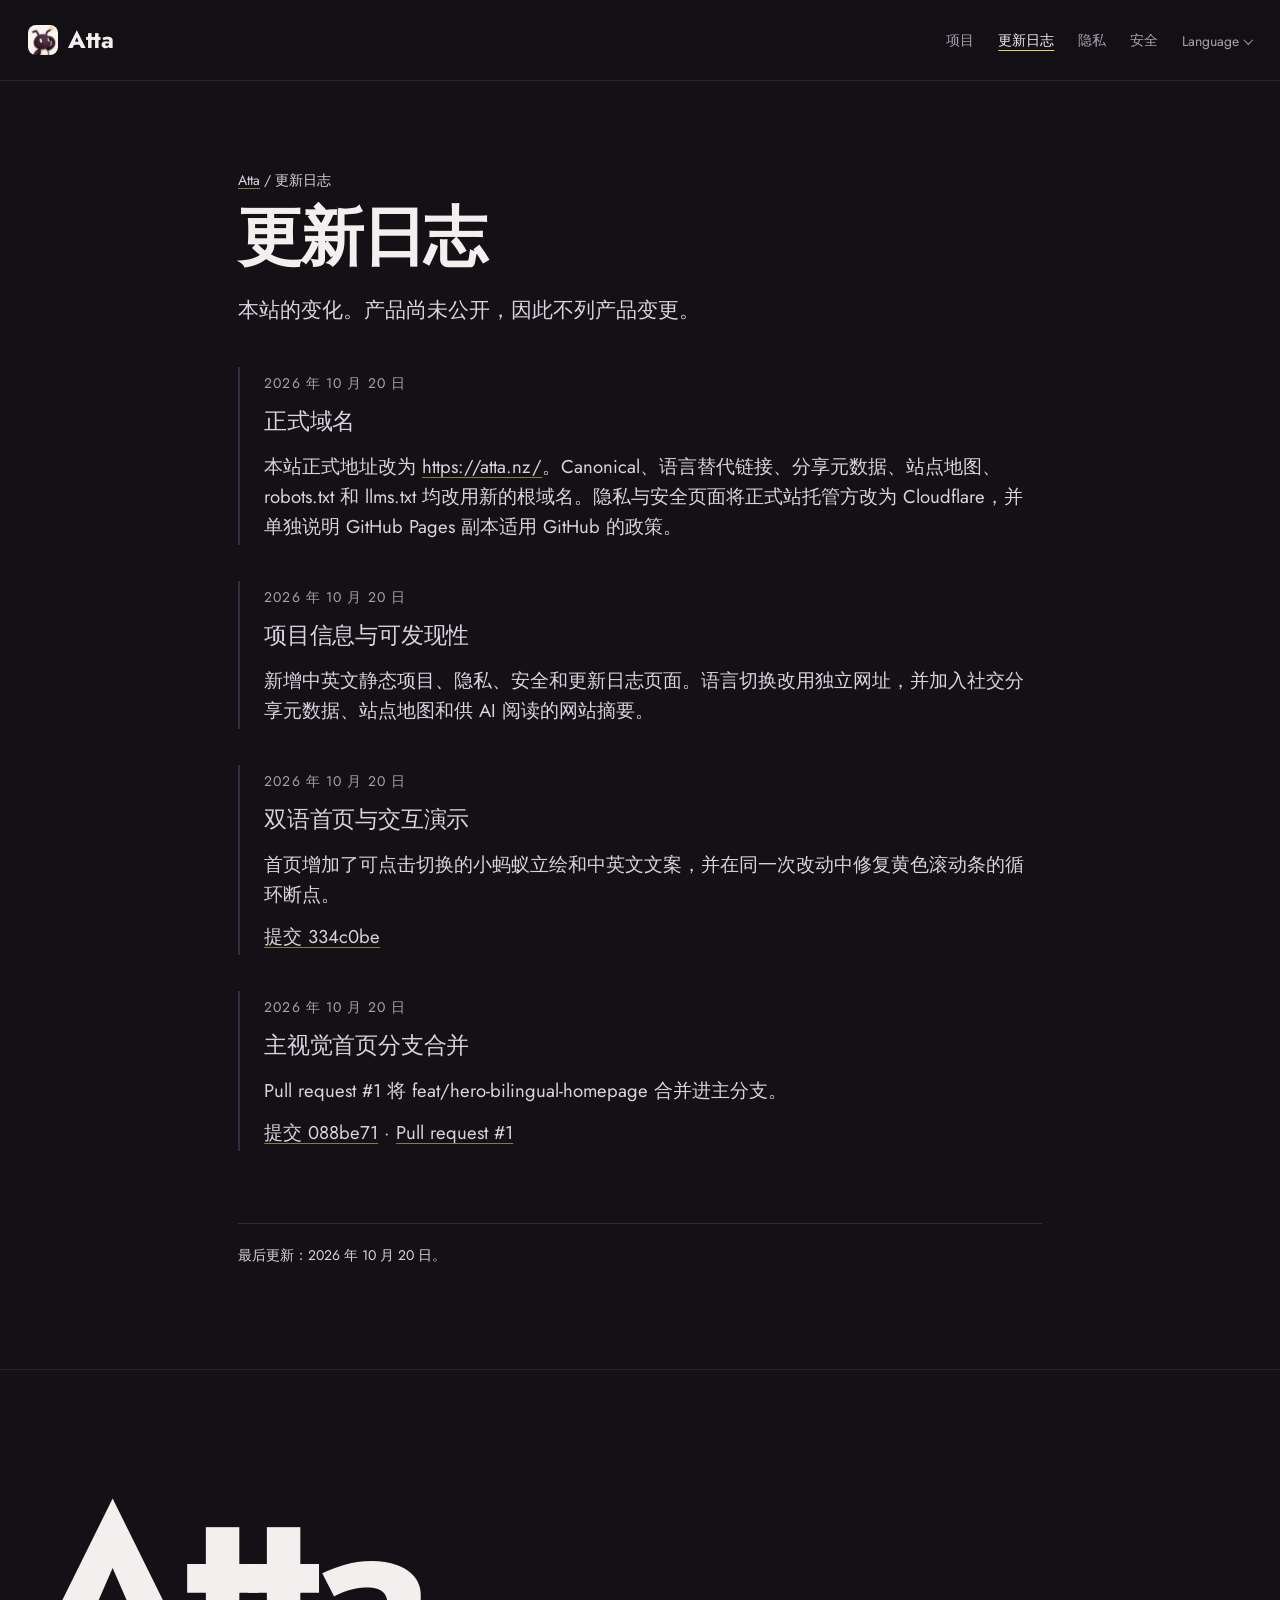
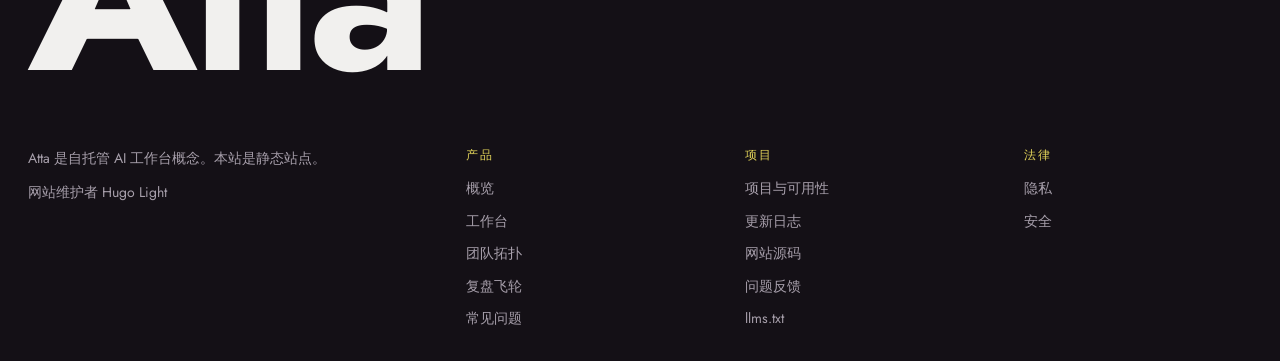
<file: zh/changelog/index.html>
<!doctype html>
<html lang="zh-Hans">
<head>
<meta charset="utf-8">
<meta name="viewport" content="width=device-width,initial-scale=1">
<title>更新日志 - Atta</title>
<meta name="description" content="公开 Atta 网站的变化，附对应提交的链接。">
<meta name="author" content="Hugo Light">
<meta name="theme-color" content="#141016">
<link rel="icon" type="image/png" sizes="64x64" href="../../img/favicon.png">
<link rel="preconnect" href="https://fonts.googleapis.com">
<link rel="preconnect" href="https://fonts.gstatic.com" crossorigin>
<link href="https://fonts.googleapis.com/css2?family=Jost:wght@400;500;700&display=swap" rel="stylesheet">
<link rel="stylesheet" href="../../site.css">
<!-- seo:start -->
<link rel="canonical" href="https://atta.nz/zh/changelog/">
<link rel="alternate" hreflang="en" href="https://atta.nz/changelog/">
<link rel="alternate" hreflang="zh-Hans" href="https://atta.nz/zh/changelog/">
<link rel="alternate" hreflang="x-default" href="https://atta.nz/changelog/">
<link rel="alternate" type="text/markdown" href="https://atta.nz/llms.txt" title="llms.txt">
<meta property="og:type" content="website">
<meta property="og:site_name" content="Atta">
<meta property="og:title" content="更新日志 - Atta">
<meta property="og:description" content="公开 Atta 网站的变化，附对应提交的链接。">
<meta property="og:url" content="https://atta.nz/zh/changelog/">
<meta property="og:image" content="https://atta.nz/img/og.jpg">
<meta property="og:image:width" content="1200">
<meta property="og:image:height" content="630">
<meta property="og:image:alt" content="Atta 主视觉：暗色背景中，指挥官蚂蚁连接着多个 Agent 窗口">
<meta property="og:locale" content="zh_CN">
<meta property="og:locale:alternate" content="en_US">
<meta name="twitter:card" content="summary_large_image">
<meta name="twitter:title" content="更新日志 - Atta">
<meta name="twitter:description" content="公开 Atta 网站的变化，附对应提交的链接。">
<meta name="twitter:image" content="https://atta.nz/img/og.jpg">
<script type="application/ld+json">{"@context":"https://schema.org","@type":"WebPage","name":"更新日志 - Atta","description":"公开 Atta 网站的变化，附对应提交的链接。","url":"https://atta.nz/zh/changelog/","inLanguage":"zh-Hans","isPartOf":{"@type":"WebSite","@id":"https://atta.nz/#website","url":"https://atta.nz/","name":"Atta"},"publisher":{"@type":"Person","name":"Hugo Light","url":"https://github.com/HugoSkylight"}}</script>
<!-- seo:end -->
</head>
<body>
<header class="site-head">
  <div class="wrap head-row">
    <a class="brand" href="../"><img src="../../img/icon.png" alt="" width="30" height="30">Atta</a>
    <nav aria-label="主导航"><ul><li><a href="../project/">项目</a></li><li><a aria-current="page" href="../changelog/">更新日志</a></li><li><a href="../privacy/">隐私</a></li><li><a href="../security/">安全</a></li></ul></nav>
    <details class="lang-dd"><summary class="lang-btn tlink">Language</summary><div class="lang-menu"><a class="lang lang-opt" href="../../changelog/" data-alt="../../changelog/" hreflang="en" lang="en" aria-label="Switch to English">English</a><a class="lang-opt on" href="./" lang="zh-Hans" aria-current="page">中文</a></div></details>
  </div>
</header>
<main class="wrap prose" id="main">
  <p class="crumb"><a href="../">Atta</a> / 更新日志</p>
  <h1>更新日志</h1>
  <p class="lede">本站的变化。产品尚未公开，因此不列产品变更。</p>
  
<ol class="log">
<li><time datetime="2026-10-20">2026 年 10 月 20 日</time><h2>正式域名</h2><p>本站正式地址改为 <a href="https://atta.nz/">https://atta.nz/</a>。Canonical、语言替代链接、分享元数据、站点地图、robots.txt 和 llms.txt 均改用新的根域名。隐私与安全页面将正式站托管方改为 Cloudflare，并单独说明 GitHub Pages 副本适用 GitHub 的政策。</p></li>
<li><time datetime="2026-10-20">2026 年 10 月 20 日</time><h2>项目信息与可发现性</h2><p>新增中英文静态项目、隐私、安全和更新日志页面。语言切换改用独立网址，并加入社交分享元数据、站点地图和供 AI 阅读的网站摘要。</p></li>
<li>
<time datetime="2026-10-20">2026 年 10 月 20 日</time>
<h2>双语首页与交互演示</h2>
<p>首页增加了可点击切换的小蚂蚁立绘和中英文文案，并在同一次改动中修复黄色滚动条的循环断点。</p>
<p><a href="https://github.com/HugoSkylight/atta-web/commit/334c0be7a88ccdd12f9d27680542f165d0e1044d">提交 334c0be</a></p>
</li>
<li>
<time datetime="2026-10-20">2026 年 10 月 20 日</time>
<h2>主视觉首页分支合并</h2>
<p>Pull request #1 将 feat/hero-bilingual-homepage 合并进主分支。</p>
<p><a href="https://github.com/HugoSkylight/atta-web/commit/088be71b2392d528b095e66bf36105154c77573a">提交 088be71</a> · <a href="https://github.com/HugoSkylight/atta-web/pull/1">Pull request #1</a></p>
</li>
</ol>
  <p class="updated">最后更新：<time datetime="2026-10-20">2026 年 10 月 20 日</time>。</p>
</main>
<footer class="site-foot">
  <div class="fname" aria-hidden="true">Atta</div>
  <div class="fgrid">
    <div class="fabout">
      <p>Atta 是自托管 AI 工作台概念。本站是静态站点。</p>
      <p class="small">网站维护者 <a class="tlink" href="https://github.com/HugoSkylight">Hugo Light</a></p>
    </div>
    <nav aria-label="产品">
      <h2 class="fh">产品</h2>
      <ul>
        <li><a class="tlink" href="../">概览</a></li>
        <li><a class="tlink" href="../#core">工作台</a></li>
        <li><a class="tlink" href="../#topo">团队拓扑</a></li>
        <li><a class="tlink" href="../#fly">复盘飞轮</a></li>
        <li><a class="tlink" href="../#faq">常见问题</a></li>
      </ul>
    </nav>
    <nav aria-label="项目">
      <h2 class="fh">项目</h2>
      <ul>
        <li><a class="tlink" href="../project/">项目与可用性</a></li>
        <li><a class="tlink" href="../changelog/">更新日志</a></li>
        <li><a class="tlink" href="https://github.com/HugoSkylight/atta-web">网站源码</a></li>
        <li><a class="tlink" href="https://github.com/HugoSkylight/atta-web/issues">问题反馈</a></li>
        <li><a class="tlink" href="../../llms.txt">llms.txt</a></li>
      </ul>
    </nav>
    <nav aria-label="法律">
      <h2 class="fh">法律</h2>
      <ul>
        <li><a class="tlink" href="../privacy/">隐私</a></li>
        <li><a class="tlink" href="../security/">安全</a></li>
      </ul>
    </nav>
  </div>
</footer>
<script src="../../lang-link.js?v=2"></script>
</body>
</html>
</file>
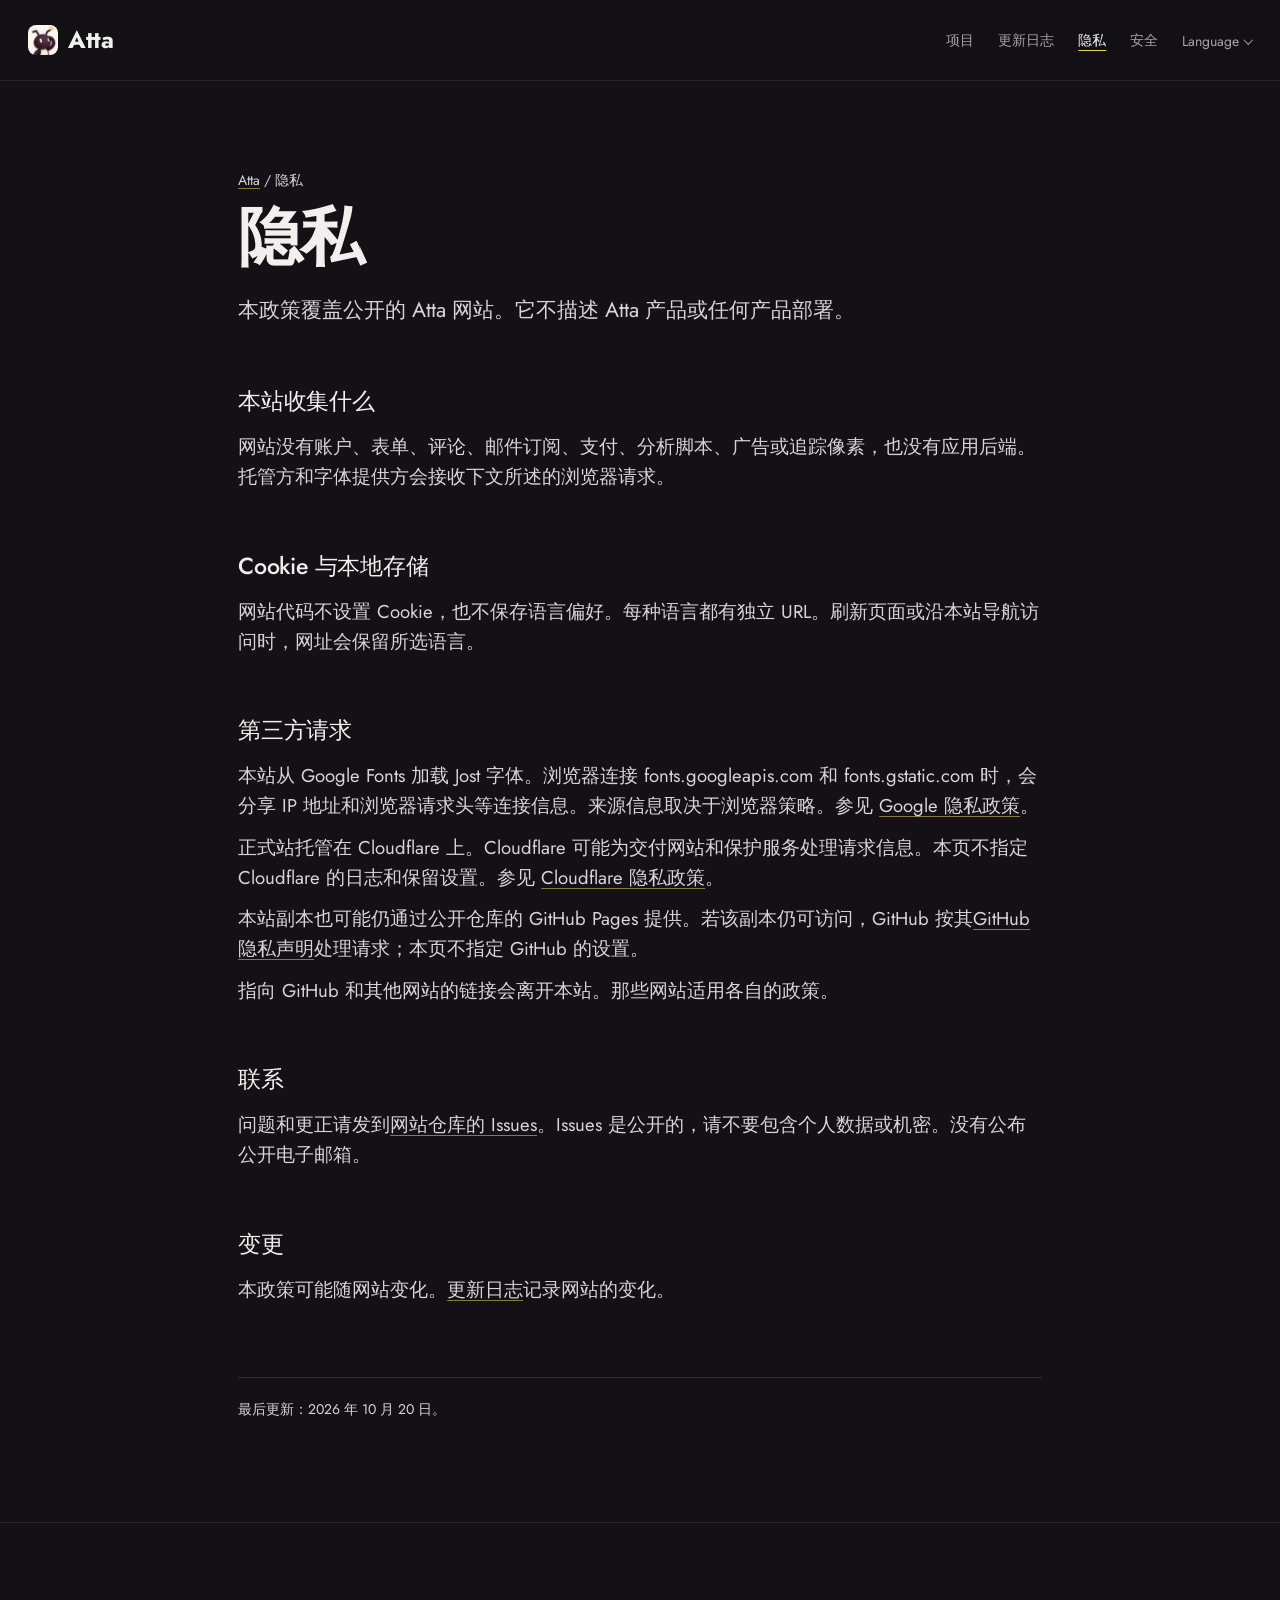
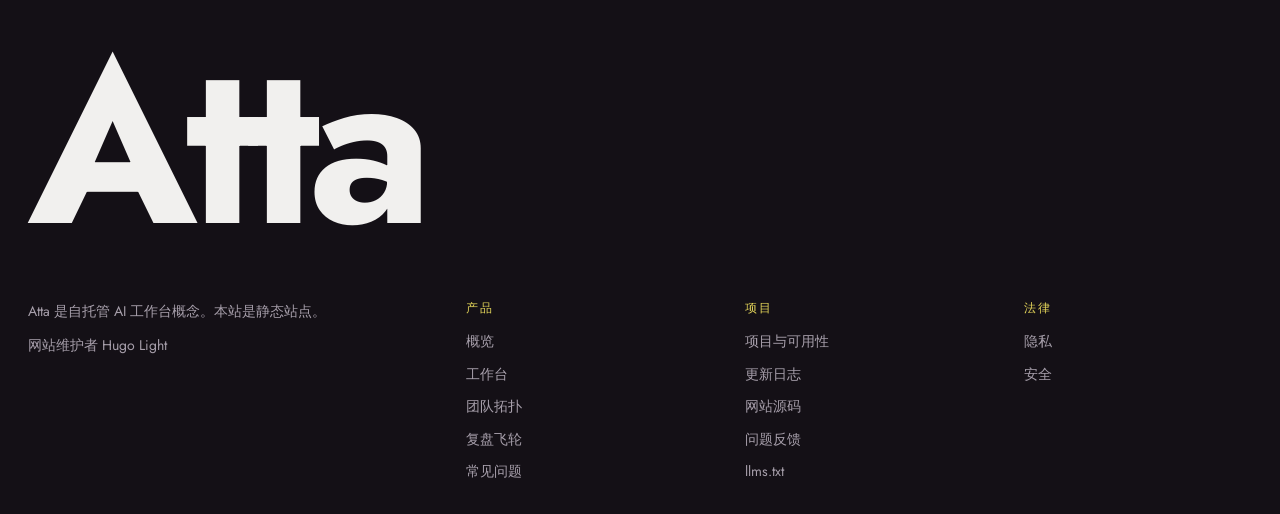
<file: zh/privacy/index.html>
<!doctype html>
<html lang="zh-Hans">
<head>
<meta charset="utf-8">
<meta name="viewport" content="width=device-width,initial-scale=1">
<title>隐私 - Atta</title>
<meta name="description" content="这个静态 Atta 网站保存什么、向第三方发送什么。本政策只覆盖网站。">
<meta name="author" content="Hugo Light">
<meta name="theme-color" content="#141016">
<link rel="icon" type="image/png" sizes="64x64" href="../../img/favicon.png">
<link rel="preconnect" href="https://fonts.googleapis.com">
<link rel="preconnect" href="https://fonts.gstatic.com" crossorigin>
<link href="https://fonts.googleapis.com/css2?family=Jost:wght@400;500;700&display=swap" rel="stylesheet">
<link rel="stylesheet" href="../../site.css">
<!-- seo:start -->
<link rel="canonical" href="https://atta.nz/zh/privacy/">
<link rel="alternate" hreflang="en" href="https://atta.nz/privacy/">
<link rel="alternate" hreflang="zh-Hans" href="https://atta.nz/zh/privacy/">
<link rel="alternate" hreflang="x-default" href="https://atta.nz/privacy/">
<link rel="alternate" type="text/markdown" href="https://atta.nz/llms.txt" title="llms.txt">
<meta property="og:type" content="website">
<meta property="og:site_name" content="Atta">
<meta property="og:title" content="隐私 - Atta">
<meta property="og:description" content="这个静态 Atta 网站保存什么、向第三方发送什么。本政策只覆盖网站。">
<meta property="og:url" content="https://atta.nz/zh/privacy/">
<meta property="og:image" content="https://atta.nz/img/og.jpg">
<meta property="og:image:width" content="1200">
<meta property="og:image:height" content="630">
<meta property="og:image:alt" content="Atta 主视觉：暗色背景中，指挥官蚂蚁连接着多个 Agent 窗口">
<meta property="og:locale" content="zh_CN">
<meta property="og:locale:alternate" content="en_US">
<meta name="twitter:card" content="summary_large_image">
<meta name="twitter:title" content="隐私 - Atta">
<meta name="twitter:description" content="这个静态 Atta 网站保存什么、向第三方发送什么。本政策只覆盖网站。">
<meta name="twitter:image" content="https://atta.nz/img/og.jpg">
<script type="application/ld+json">{"@context":"https://schema.org","@type":"WebPage","name":"隐私 - Atta","description":"这个静态 Atta 网站保存什么、向第三方发送什么。本政策只覆盖网站。","url":"https://atta.nz/zh/privacy/","inLanguage":"zh-Hans","isPartOf":{"@type":"WebSite","@id":"https://atta.nz/#website","url":"https://atta.nz/","name":"Atta"},"publisher":{"@type":"Person","name":"Hugo Light","url":"https://github.com/HugoSkylight"}}</script>
<!-- seo:end -->
</head>
<body>
<header class="site-head">
  <div class="wrap head-row">
    <a class="brand" href="../"><img src="../../img/icon.png" alt="" width="30" height="30">Atta</a>
    <nav aria-label="主导航"><ul><li><a href="../project/">项目</a></li><li><a href="../changelog/">更新日志</a></li><li><a aria-current="page" href="../privacy/">隐私</a></li><li><a href="../security/">安全</a></li></ul></nav>
    <details class="lang-dd"><summary class="lang-btn tlink">Language</summary><div class="lang-menu"><a class="lang lang-opt" href="../../privacy/" data-alt="../../privacy/" hreflang="en" lang="en" aria-label="Switch to English">English</a><a class="lang-opt on" href="./" lang="zh-Hans" aria-current="page">中文</a></div></details>
  </div>
</header>
<main class="wrap prose" id="main">
  <p class="crumb"><a href="../">Atta</a> / 隐私</p>
  <h1>隐私</h1>
  <p class="lede">本政策覆盖公开的 Atta 网站。它不描述 Atta 产品或任何产品部署。</p>
  
<section aria-labelledby="collect">
<h2 id="collect">本站收集什么</h2>
<p>网站没有账户、表单、评论、邮件订阅、支付、分析脚本、广告或追踪像素，也没有应用后端。托管方和字体提供方会接收下文所述的浏览器请求。</p>
</section>
<section aria-labelledby="storage">
<h2 id="storage">Cookie 与本地存储</h2>
<p>网站代码不设置 Cookie，也不保存语言偏好。每种语言都有独立 URL。刷新页面或沿本站导航访问时，网址会保留所选语言。</p>
</section>
<section aria-labelledby="third-parties">
<h2 id="third-parties">第三方请求</h2>
<p>本站从 Google Fonts 加载 Jost 字体。浏览器连接 fonts.googleapis.com 和 fonts.gstatic.com 时，会分享 IP 地址和浏览器请求头等连接信息。来源信息取决于浏览器策略。参见 <a href="https://policies.google.com/privacy">Google 隐私政策</a>。</p>
<p>正式站托管在 Cloudflare 上。Cloudflare 可能为交付网站和保护服务处理请求信息。本页不指定 Cloudflare 的日志和保留设置。参见 <a href="https://www.cloudflare.com/privacypolicy/">Cloudflare 隐私政策</a>。</p>
<p>本站副本也可能仍通过公开仓库的 GitHub Pages 提供。若该副本仍可访问，GitHub 按其<a href="https://docs.github.com/en/site-policy/privacy-policies/github-general-privacy-statement">GitHub 隐私声明</a>处理请求；本页不指定 GitHub 的设置。</p>
<p>指向 GitHub 和其他网站的链接会离开本站。那些网站适用各自的政策。</p>
</section>
<section aria-labelledby="contact">
<h2 id="contact">联系</h2>
<p>问题和更正请发到<a href="https://github.com/HugoSkylight/atta-web/issues">网站仓库的 Issues</a>。Issues 是公开的，请不要包含个人数据或机密。没有公布公开电子邮箱。</p>
</section>
<section aria-labelledby="changes">
<h2 id="changes">变更</h2>
<p>本政策可能随网站变化。<a href="../changelog/">更新日志</a>记录网站的变化。</p>
</section>
  <p class="updated">最后更新：<time datetime="2026-10-20">2026 年 10 月 20 日</time>。</p>
</main>
<footer class="site-foot">
  <div class="fname" aria-hidden="true">Atta</div>
  <div class="fgrid">
    <div class="fabout">
      <p>Atta 是自托管 AI 工作台概念。本站是静态站点。</p>
      <p class="small">网站维护者 <a class="tlink" href="https://github.com/HugoSkylight">Hugo Light</a></p>
    </div>
    <nav aria-label="产品">
      <h2 class="fh">产品</h2>
      <ul>
        <li><a class="tlink" href="../">概览</a></li>
        <li><a class="tlink" href="../#core">工作台</a></li>
        <li><a class="tlink" href="../#topo">团队拓扑</a></li>
        <li><a class="tlink" href="../#fly">复盘飞轮</a></li>
        <li><a class="tlink" href="../#faq">常见问题</a></li>
      </ul>
    </nav>
    <nav aria-label="项目">
      <h2 class="fh">项目</h2>
      <ul>
        <li><a class="tlink" href="../project/">项目与可用性</a></li>
        <li><a class="tlink" href="../changelog/">更新日志</a></li>
        <li><a class="tlink" href="https://github.com/HugoSkylight/atta-web">网站源码</a></li>
        <li><a class="tlink" href="https://github.com/HugoSkylight/atta-web/issues">问题反馈</a></li>
        <li><a class="tlink" href="../../llms.txt">llms.txt</a></li>
      </ul>
    </nav>
    <nav aria-label="法律">
      <h2 class="fh">法律</h2>
      <ul>
        <li><a class="tlink" href="../privacy/">隐私</a></li>
        <li><a class="tlink" href="../security/">安全</a></li>
      </ul>
    </nav>
  </div>
</footer>
<script src="../../lang-link.js?v=2"></script>
</body>
</html>
</file>
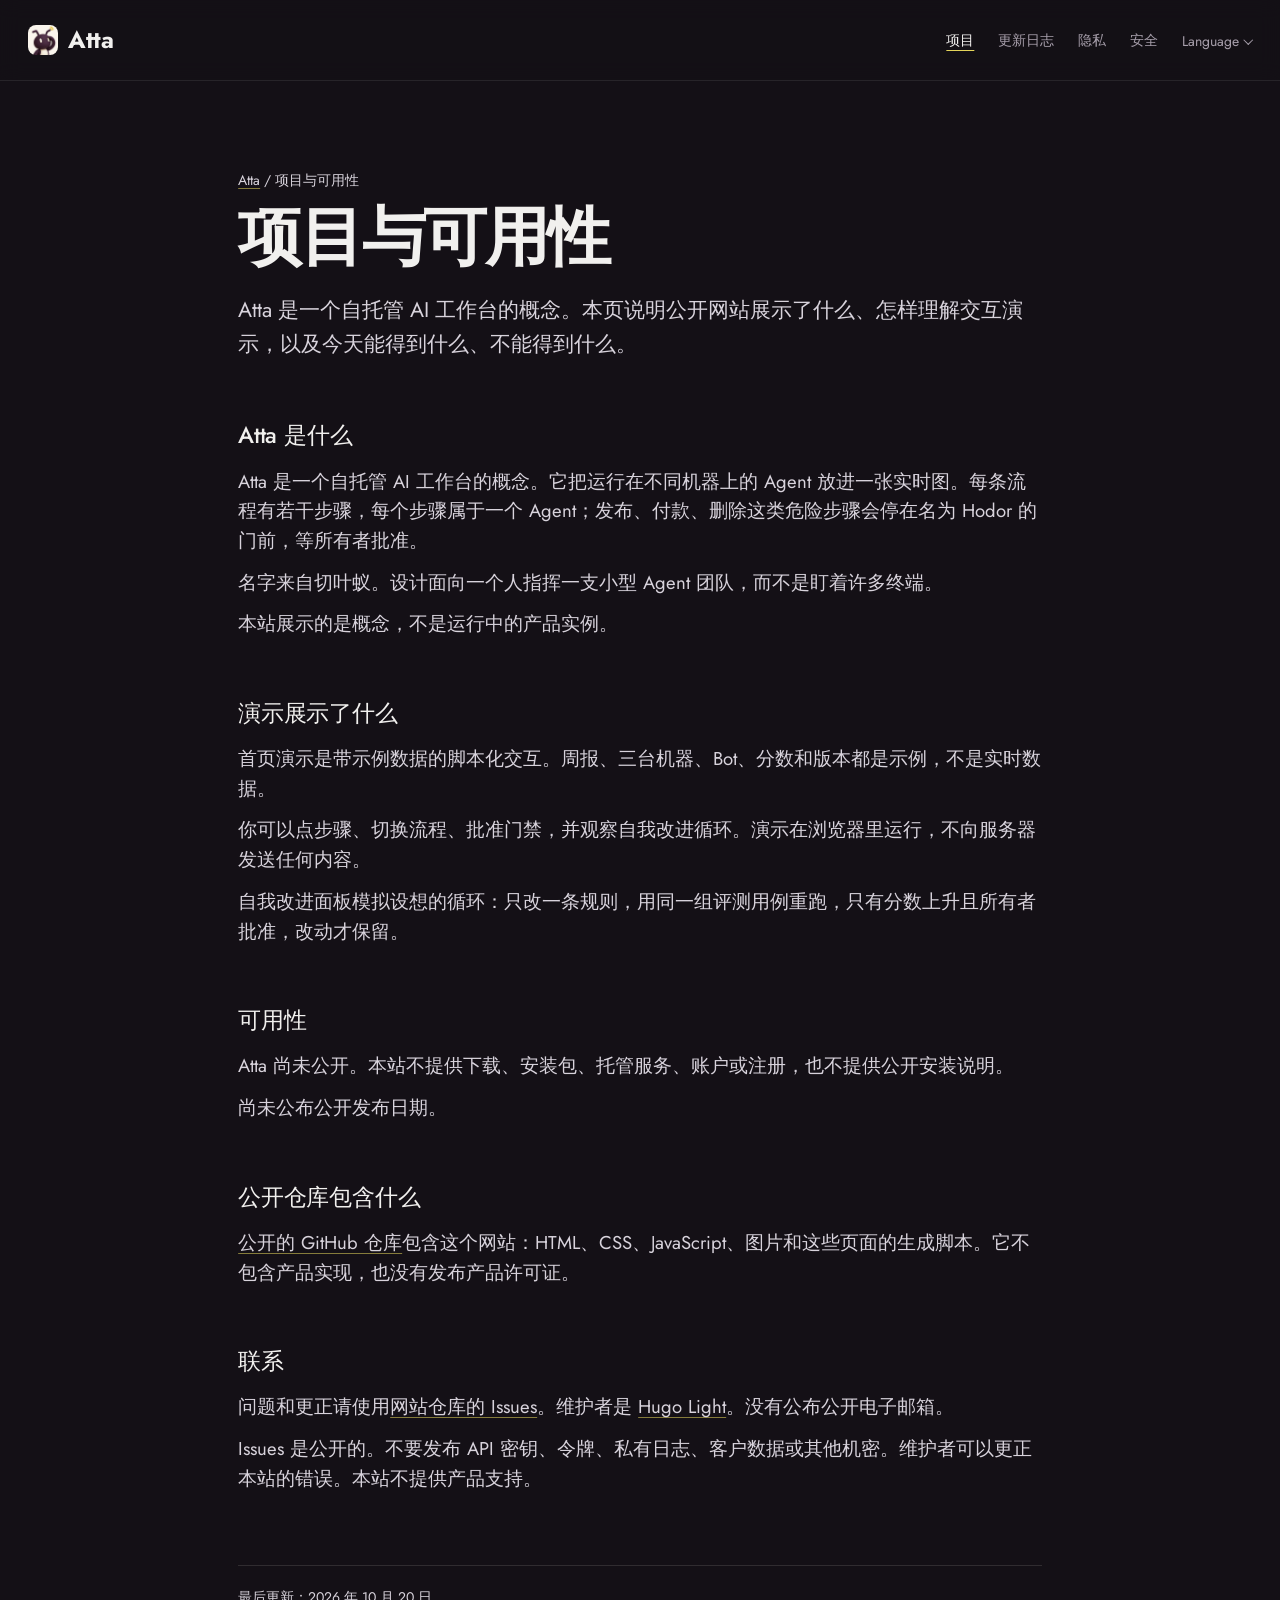
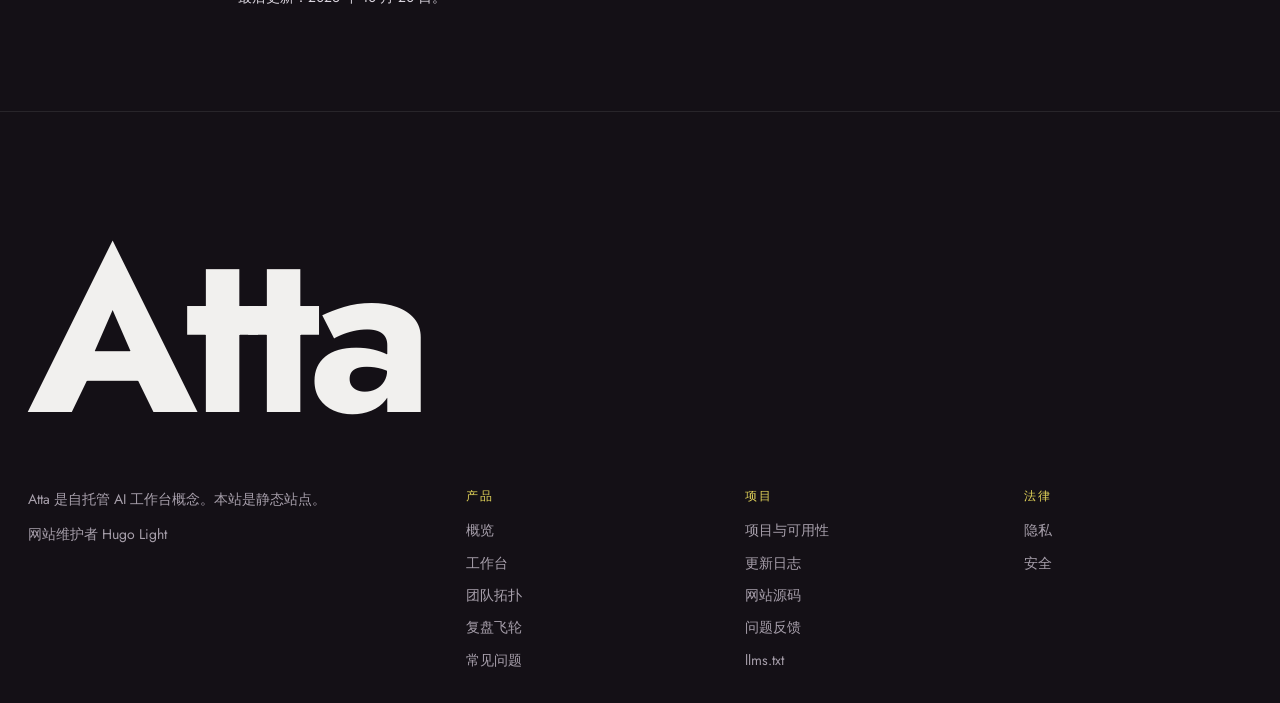
<file: zh/project/index.html>
<!doctype html>
<html lang="zh-Hans">
<head>
<meta charset="utf-8">
<meta name="viewport" content="width=device-width,initial-scale=1">
<title>项目与可用性 - Atta</title>
<meta name="description" content="了解 Atta 是什么、首页演示展示了什么，以及这个自托管 AI 工作台目前的可用状态。">
<meta name="author" content="Hugo Light">
<meta name="theme-color" content="#141016">
<link rel="icon" type="image/png" sizes="64x64" href="../../img/favicon.png">
<link rel="preconnect" href="https://fonts.googleapis.com">
<link rel="preconnect" href="https://fonts.gstatic.com" crossorigin>
<link href="https://fonts.googleapis.com/css2?family=Jost:wght@400;500;700&display=swap" rel="stylesheet">
<link rel="stylesheet" href="../../site.css">
<!-- seo:start -->
<link rel="canonical" href="https://atta.nz/zh/project/">
<link rel="alternate" hreflang="en" href="https://atta.nz/project/">
<link rel="alternate" hreflang="zh-Hans" href="https://atta.nz/zh/project/">
<link rel="alternate" hreflang="x-default" href="https://atta.nz/project/">
<link rel="alternate" type="text/markdown" href="https://atta.nz/llms.txt" title="llms.txt">
<meta property="og:type" content="website">
<meta property="og:site_name" content="Atta">
<meta property="og:title" content="项目与可用性 - Atta">
<meta property="og:description" content="了解 Atta 是什么、首页演示展示了什么，以及这个自托管 AI 工作台目前的可用状态。">
<meta property="og:url" content="https://atta.nz/zh/project/">
<meta property="og:image" content="https://atta.nz/img/og.jpg">
<meta property="og:image:width" content="1200">
<meta property="og:image:height" content="630">
<meta property="og:image:alt" content="Atta 主视觉：暗色背景中，指挥官蚂蚁连接着多个 Agent 窗口">
<meta property="og:locale" content="zh_CN">
<meta property="og:locale:alternate" content="en_US">
<meta name="twitter:card" content="summary_large_image">
<meta name="twitter:title" content="项目与可用性 - Atta">
<meta name="twitter:description" content="了解 Atta 是什么、首页演示展示了什么，以及这个自托管 AI 工作台目前的可用状态。">
<meta name="twitter:image" content="https://atta.nz/img/og.jpg">
<script type="application/ld+json">{"@context":"https://schema.org","@type":"WebPage","name":"项目与可用性 - Atta","description":"了解 Atta 是什么、首页演示展示了什么，以及这个自托管 AI 工作台目前的可用状态。","url":"https://atta.nz/zh/project/","inLanguage":"zh-Hans","isPartOf":{"@type":"WebSite","@id":"https://atta.nz/#website","url":"https://atta.nz/","name":"Atta"},"publisher":{"@type":"Person","name":"Hugo Light","url":"https://github.com/HugoSkylight"}}</script>
<!-- seo:end -->
</head>
<body>
<header class="site-head">
  <div class="wrap head-row">
    <a class="brand" href="../"><img src="../../img/icon.png" alt="" width="30" height="30">Atta</a>
    <nav aria-label="主导航"><ul><li><a aria-current="page" href="../project/">项目</a></li><li><a href="../changelog/">更新日志</a></li><li><a href="../privacy/">隐私</a></li><li><a href="../security/">安全</a></li></ul></nav>
    <details class="lang-dd"><summary class="lang-btn tlink">Language</summary><div class="lang-menu"><a class="lang lang-opt" href="../../project/" data-alt="../../project/" hreflang="en" lang="en" aria-label="Switch to English">English</a><a class="lang-opt on" href="./" lang="zh-Hans" aria-current="page">中文</a></div></details>
  </div>
</header>
<main class="wrap prose" id="main">
  <p class="crumb"><a href="../">Atta</a> / 项目与可用性</p>
  <h1>项目与可用性</h1>
  <p class="lede">Atta 是一个自托管 AI 工作台的概念。本页说明公开网站展示了什么、怎样理解交互演示，以及今天能得到什么、不能得到什么。</p>
  
<section aria-labelledby="what">
<h2 id="what">Atta 是什么</h2>
<p>Atta 是一个自托管 AI 工作台的概念。它把运行在不同机器上的 Agent 放进一张实时图。每条流程有若干步骤，每个步骤属于一个 Agent；发布、付款、删除这类危险步骤会停在名为 Hodor 的门前，等所有者批准。</p>
<p>名字来自切叶蚁。设计面向一个人指挥一支小型 Agent 团队，而不是盯着许多终端。</p>
<p>本站展示的是概念，不是运行中的产品实例。</p>
</section>
<section aria-labelledby="demos">
<h2 id="demos">演示展示了什么</h2>
<p>首页演示是带示例数据的脚本化交互。周报、三台机器、Bot、分数和版本都是示例，不是实时数据。</p>
<p>你可以点步骤、切换流程、批准门禁，并观察自我改进循环。演示在浏览器里运行，不向服务器发送任何内容。</p>
<p>自我改进面板模拟设想的循环：只改一条规则，用同一组评测用例重跑，只有分数上升且所有者批准，改动才保留。</p>
</section>
<section aria-labelledby="availability">
<h2 id="availability">可用性</h2>
<p>Atta 尚未公开。本站不提供下载、安装包、托管服务、账户或注册，也不提供公开安装说明。</p>
<p>尚未公布公开发布日期。</p>
</section>
<section aria-labelledby="repo">
<h2 id="repo">公开仓库包含什么</h2>
<p><a href="https://github.com/HugoSkylight/atta-web">公开的 GitHub 仓库</a>包含这个网站：HTML、CSS、JavaScript、图片和这些页面的生成脚本。它不包含产品实现，也没有发布产品许可证。</p>
</section>
<section aria-labelledby="contact">
<h2 id="contact">联系</h2>
<p>问题和更正请使用<a href="https://github.com/HugoSkylight/atta-web/issues">网站仓库的 Issues</a>。维护者是 <a href="https://github.com/HugoSkylight">Hugo Light</a>。没有公布公开电子邮箱。</p>
<p>Issues 是公开的。不要发布 API 密钥、令牌、私有日志、客户数据或其他机密。维护者可以更正本站的错误。本站不提供产品支持。</p>
</section>
  <p class="updated">最后更新：<time datetime="2026-10-20">2026 年 10 月 20 日</time>。</p>
</main>
<footer class="site-foot">
  <div class="fname" aria-hidden="true">Atta</div>
  <div class="fgrid">
    <div class="fabout">
      <p>Atta 是自托管 AI 工作台概念。本站是静态站点。</p>
      <p class="small">网站维护者 <a class="tlink" href="https://github.com/HugoSkylight">Hugo Light</a></p>
    </div>
    <nav aria-label="产品">
      <h2 class="fh">产品</h2>
      <ul>
        <li><a class="tlink" href="../">概览</a></li>
        <li><a class="tlink" href="../#core">工作台</a></li>
        <li><a class="tlink" href="../#topo">团队拓扑</a></li>
        <li><a class="tlink" href="../#fly">复盘飞轮</a></li>
        <li><a class="tlink" href="../#faq">常见问题</a></li>
      </ul>
    </nav>
    <nav aria-label="项目">
      <h2 class="fh">项目</h2>
      <ul>
        <li><a class="tlink" href="../project/">项目与可用性</a></li>
        <li><a class="tlink" href="../changelog/">更新日志</a></li>
        <li><a class="tlink" href="https://github.com/HugoSkylight/atta-web">网站源码</a></li>
        <li><a class="tlink" href="https://github.com/HugoSkylight/atta-web/issues">问题反馈</a></li>
        <li><a class="tlink" href="../../llms.txt">llms.txt</a></li>
      </ul>
    </nav>
    <nav aria-label="法律">
      <h2 class="fh">法律</h2>
      <ul>
        <li><a class="tlink" href="../privacy/">隐私</a></li>
        <li><a class="tlink" href="../security/">安全</a></li>
      </ul>
    </nav>
  </div>
</footer>
<script src="../../lang-link.js?v=2"></script>
</body>
</html>
</file>
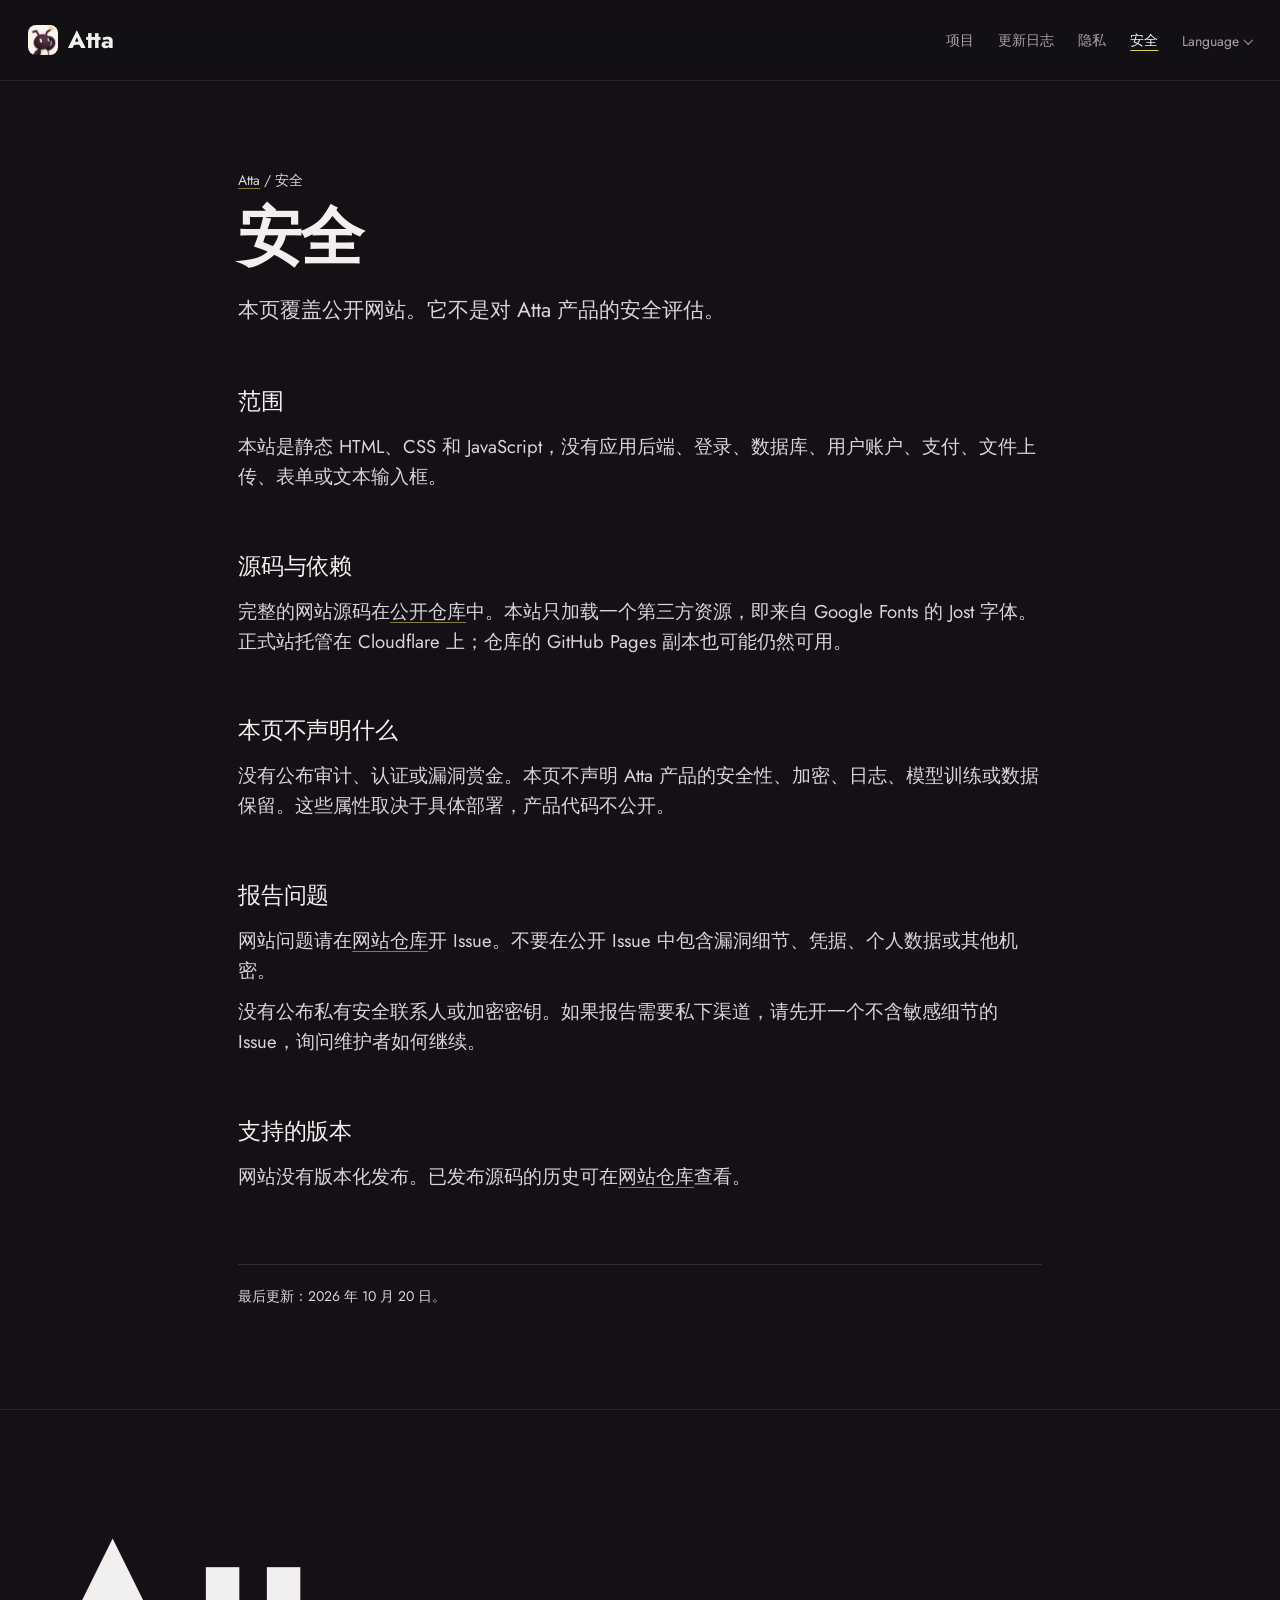
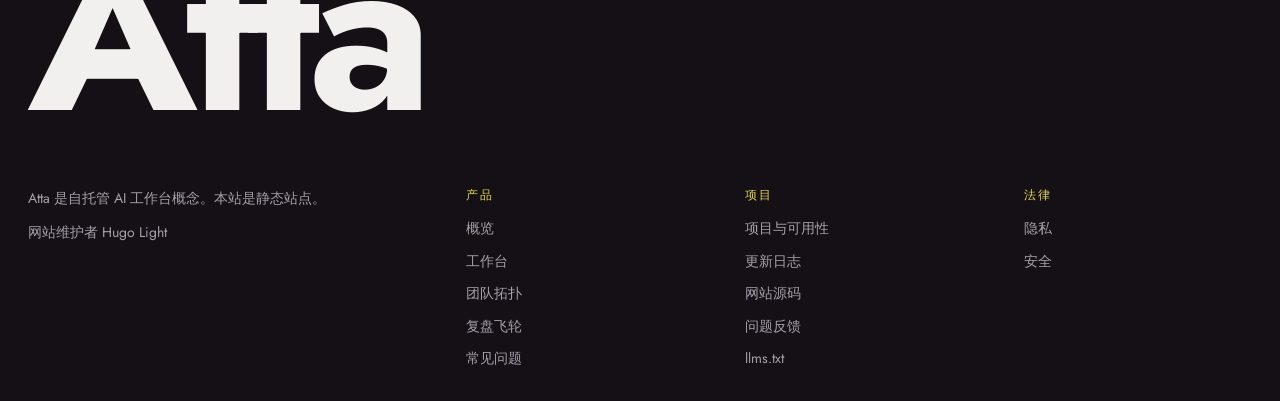
<file: zh/security/index.html>
<!doctype html>
<html lang="zh-Hans">
<head>
<meta charset="utf-8">
<meta name="viewport" content="width=device-width,initial-scale=1">
<title>安全 - Atta</title>
<meta name="description" content="静态 Atta 网站的安全范围、第三方依赖，以及如何报告问题。">
<meta name="author" content="Hugo Light">
<meta name="theme-color" content="#141016">
<link rel="icon" type="image/png" sizes="64x64" href="../../img/favicon.png">
<link rel="preconnect" href="https://fonts.googleapis.com">
<link rel="preconnect" href="https://fonts.gstatic.com" crossorigin>
<link href="https://fonts.googleapis.com/css2?family=Jost:wght@400;500;700&display=swap" rel="stylesheet">
<link rel="stylesheet" href="../../site.css">
<!-- seo:start -->
<link rel="canonical" href="https://atta.nz/zh/security/">
<link rel="alternate" hreflang="en" href="https://atta.nz/security/">
<link rel="alternate" hreflang="zh-Hans" href="https://atta.nz/zh/security/">
<link rel="alternate" hreflang="x-default" href="https://atta.nz/security/">
<link rel="alternate" type="text/markdown" href="https://atta.nz/llms.txt" title="llms.txt">
<meta property="og:type" content="website">
<meta property="og:site_name" content="Atta">
<meta property="og:title" content="安全 - Atta">
<meta property="og:description" content="静态 Atta 网站的安全范围、第三方依赖，以及如何报告问题。">
<meta property="og:url" content="https://atta.nz/zh/security/">
<meta property="og:image" content="https://atta.nz/img/og.jpg">
<meta property="og:image:width" content="1200">
<meta property="og:image:height" content="630">
<meta property="og:image:alt" content="Atta 主视觉：暗色背景中，指挥官蚂蚁连接着多个 Agent 窗口">
<meta property="og:locale" content="zh_CN">
<meta property="og:locale:alternate" content="en_US">
<meta name="twitter:card" content="summary_large_image">
<meta name="twitter:title" content="安全 - Atta">
<meta name="twitter:description" content="静态 Atta 网站的安全范围、第三方依赖，以及如何报告问题。">
<meta name="twitter:image" content="https://atta.nz/img/og.jpg">
<script type="application/ld+json">{"@context":"https://schema.org","@type":"WebPage","name":"安全 - Atta","description":"静态 Atta 网站的安全范围、第三方依赖，以及如何报告问题。","url":"https://atta.nz/zh/security/","inLanguage":"zh-Hans","isPartOf":{"@type":"WebSite","@id":"https://atta.nz/#website","url":"https://atta.nz/","name":"Atta"},"publisher":{"@type":"Person","name":"Hugo Light","url":"https://github.com/HugoSkylight"}}</script>
<!-- seo:end -->
</head>
<body>
<header class="site-head">
  <div class="wrap head-row">
    <a class="brand" href="../"><img src="../../img/icon.png" alt="" width="30" height="30">Atta</a>
    <nav aria-label="主导航"><ul><li><a href="../project/">项目</a></li><li><a href="../changelog/">更新日志</a></li><li><a href="../privacy/">隐私</a></li><li><a aria-current="page" href="../security/">安全</a></li></ul></nav>
    <details class="lang-dd"><summary class="lang-btn tlink">Language</summary><div class="lang-menu"><a class="lang lang-opt" href="../../security/" data-alt="../../security/" hreflang="en" lang="en" aria-label="Switch to English">English</a><a class="lang-opt on" href="./" lang="zh-Hans" aria-current="page">中文</a></div></details>
  </div>
</header>
<main class="wrap prose" id="main">
  <p class="crumb"><a href="../">Atta</a> / 安全</p>
  <h1>安全</h1>
  <p class="lede">本页覆盖公开网站。它不是对 Atta 产品的安全评估。</p>
  
<section aria-labelledby="scope">
<h2 id="scope">范围</h2>
<p>本站是静态 HTML、CSS 和 JavaScript，没有应用后端、登录、数据库、用户账户、支付、文件上传、表单或文本输入框。</p>
</section>
<section aria-labelledby="source">
<h2 id="source">源码与依赖</h2>
<p>完整的网站源码在<a href="https://github.com/HugoSkylight/atta-web">公开仓库</a>中。本站只加载一个第三方资源，即来自 Google Fonts 的 Jost 字体。正式站托管在 Cloudflare 上；仓库的 GitHub Pages 副本也可能仍然可用。</p>
</section>
<section aria-labelledby="limits">
<h2 id="limits">本页不声明什么</h2>
<p>没有公布审计、认证或漏洞赏金。本页不声明 Atta 产品的安全性、加密、日志、模型训练或数据保留。这些属性取决于具体部署，产品代码不公开。</p>
</section>
<section aria-labelledby="report">
<h2 id="report">报告问题</h2>
<p>网站问题请在<a href="https://github.com/HugoSkylight/atta-web/issues">网站仓库</a>开 Issue。不要在公开 Issue 中包含漏洞细节、凭据、个人数据或其他机密。</p>
<p>没有公布私有安全联系人或加密密钥。如果报告需要私下渠道，请先开一个不含敏感细节的 Issue，询问维护者如何继续。</p>
</section>
<section aria-labelledby="versions">
<h2 id="versions">支持的版本</h2>
<p>网站没有版本化发布。已发布源码的历史可在<a href="https://github.com/HugoSkylight/atta-web/commits/main/">网站仓库</a>查看。</p>
</section>
  <p class="updated">最后更新：<time datetime="2026-10-20">2026 年 10 月 20 日</time>。</p>
</main>
<footer class="site-foot">
  <div class="fname" aria-hidden="true">Atta</div>
  <div class="fgrid">
    <div class="fabout">
      <p>Atta 是自托管 AI 工作台概念。本站是静态站点。</p>
      <p class="small">网站维护者 <a class="tlink" href="https://github.com/HugoSkylight">Hugo Light</a></p>
    </div>
    <nav aria-label="产品">
      <h2 class="fh">产品</h2>
      <ul>
        <li><a class="tlink" href="../">概览</a></li>
        <li><a class="tlink" href="../#core">工作台</a></li>
        <li><a class="tlink" href="../#topo">团队拓扑</a></li>
        <li><a class="tlink" href="../#fly">复盘飞轮</a></li>
        <li><a class="tlink" href="../#faq">常见问题</a></li>
      </ul>
    </nav>
    <nav aria-label="项目">
      <h2 class="fh">项目</h2>
      <ul>
        <li><a class="tlink" href="../project/">项目与可用性</a></li>
        <li><a class="tlink" href="../changelog/">更新日志</a></li>
        <li><a class="tlink" href="https://github.com/HugoSkylight/atta-web">网站源码</a></li>
        <li><a class="tlink" href="https://github.com/HugoSkylight/atta-web/issues">问题反馈</a></li>
        <li><a class="tlink" href="../../llms.txt">llms.txt</a></li>
      </ul>
    </nav>
    <nav aria-label="法律">
      <h2 class="fh">法律</h2>
      <ul>
        <li><a class="tlink" href="../privacy/">隐私</a></li>
        <li><a class="tlink" href="../security/">安全</a></li>
      </ul>
    </nav>
  </div>
</footer>
<script src="../../lang-link.js?v=2"></script>
</body>
</html>
</file>
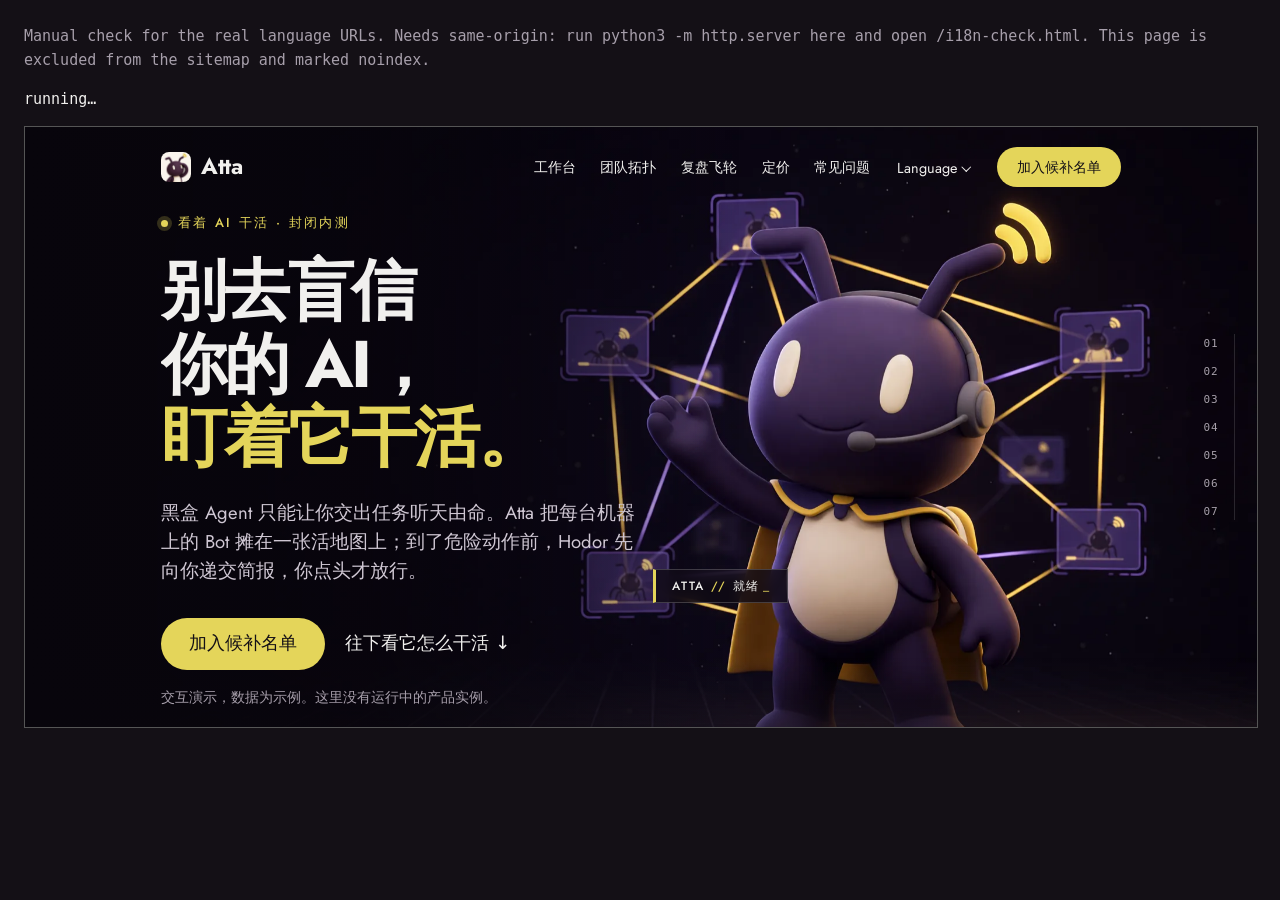
<file: i18n-check.html>
<!doctype html>
<html lang="en">
<head>
<meta charset="utf-8">
<meta name="viewport" content="width=device-width,initial-scale=1">
<meta name="robots" content="noindex,nofollow">
<title>Language URL check</title>
<style>
body{font:15px/1.6 ui-monospace,Menlo,monospace;background:#141016;color:#F1F0EE;margin:24px}
pre{white-space:pre-wrap}
iframe{width:100%;max-width:1280px;height:600px;border:1px solid #555;background:#fff}
.note{color:#A79FAB}
</style>
</head>
<body>
<p class="note">Manual check for the real language URLs. Needs same-origin: run <code>python3 -m http.server</code> here and open <code>/i18n-check.html</code>. This page is excluded from the sitemap and marked noindex.</p>
<pre id="out">running…</pre>
<iframe id="f" title="language check frame"></iframe>
<script>
const CJK = /[\u3400-\u9fff\u3000-\u303f\uff00-\uffef]/;
const out = document.getElementById('out');
const frame = document.getElementById('f');
const log = [];
const ok = (cond, msg) => log.push((cond ? 'PASS ' : 'FAIL ') + msg);
const sleep = ms => new Promise(r => setTimeout(r, ms));
const LOCAL_BASE = location.origin + location.pathname.replace(/[^/]*$/, '');
const localCan = path => new URL(path.replace(/index\.html$/, ''), LOCAL_BASE).href;

const PAIRS = [
  ['index.html', 'zh/index.html'],
  ['project/index.html', 'zh/project/index.html'],
  ['privacy/index.html', 'zh/privacy/index.html'],
  ['security/index.html', 'zh/security/index.html'],
  ['changelog/index.html', 'zh/changelog/index.html'],
];

const loadDoc = async path => {
  const res = await fetch(path, { cache: 'no-store' });
  if (!res.ok) throw new Error(path + ' returned ' + res.status);
  return new DOMParser().parseFromString(await res.text(), 'text/html');
};

const hreflang = doc => new Map([...doc.querySelectorAll('link[rel=alternate][hreflang]')].map(el => [el.getAttribute('hreflang'), el.href]));

const checkPage = (doc, path, otherPath, lang, canonical, alternates) => {
  ok(doc.documentElement.lang === lang, path + ' html lang is ' + lang);
  ok(doc.querySelector('link[rel=canonical]')?.href === canonical, path + ' canonical is ' + canonical);
  const alt = hreflang(doc);
  for (const [key, href] of Object.entries(alternates)) ok(alt.get(key) === href, path + ' hreflang ' + key);
  const link = doc.querySelector('a.lang');
  ok(!!link, path + ' has a language link');
  if (link) {
    const target = new URL(link.getAttribute('href'), new URL(path, LOCAL_BASE)).href;
    ok(target === localCan(otherPath), path + ' language link reaches ' + localCan(otherPath));
    ok(!link.hasAttribute('data-auto') && !doc.querySelector('meta[http-equiv=refresh]'), path + ' has no language redirect');
  }
};

const loadFrame = async path => {
  await new Promise(resolve => {
    frame.onload = () => setTimeout(resolve, 500);
    frame.src = path + '?check=' + Date.now();
  });
  return frame.contentDocument;
};

(async () => {
  const home = await loadDoc('index.html');
  const SITE_ROOT = new URL(home.querySelector('link[rel=canonical]').href);
  const can = path => new URL(path.replace(/index\.html$/, ''), SITE_ROOT).href;
  for (const [enPath, zhPath] of PAIRS) {
    const en = await loadDoc(enPath);
    const zh = await loadDoc(zhPath);
    const enCanonical = can(enPath);
    const zhCanonical = can(zhPath);
    const alternates = { en: enCanonical, 'zh-Hans': zhCanonical, 'x-default': enCanonical };
    checkPage(en, enPath, zhPath, 'en', enCanonical, alternates);
    checkPage(zh, zhPath, enPath, 'zh-Hans', zhCanonical, alternates);
    ok(en.title !== zh.title, enPath + ' and ' + zhPath + ' have different titles');
    ok(CJK.test(zh.title), zhPath + ' title is Chinese');
  }

  const zhDoc = await loadFrame('zh/index.html');
  ok(zhDoc.documentElement.lang === 'zh-Hans', 'zh home runs with html lang=zh-Hans');
  ok(CJK.test(zhDoc.getElementById('drawer').textContent), 'zh demo drawer is Chinese');
  ok(CJK.test(zhDoc.getElementById('topo-tip').textContent), 'zh topology tip is Chinese');
  ok([...zhDoc.querySelectorAll('.ticker span')].every(s => CJK.test(s.textContent)), 'zh ticker is Chinese');
  zhDoc.getElementById('g-pass').click();
  ok(zhDoc.getElementById('g-chip').textContent === '已通过', 'zh gate decision is Chinese');
  frame.contentWindow.location.hash = 'core';
  await sleep(80);
  ok(zhDoc.querySelector('a.lang').href.endsWith('#core'), 'zh language link keeps a valid hash');

  const enDoc = await loadFrame('index.html');
  ok(enDoc.documentElement.lang === 'en', 'en home runs with html lang=en');
  ok(!CJK.test(enDoc.getElementById('drawer').textContent), 'en demo drawer has no Chinese');
  ok(enDoc.querySelector('a.lang').getAttribute('href').startsWith('zh/'), 'en language link points at zh/');

  const fails = log.filter(line => line.startsWith('FAIL')).length;
  out.textContent = log.join('\n') + '\n\n' + (fails ? fails + ' FAILED' : 'ALL PASS');
  document.title = fails ? 'FAIL' : 'PASS';
})().catch(error => {
  out.textContent = log.join('\n') + '\nERROR ' + error.stack;
  document.title = 'FAIL';
});
</script>
</body>
</html>
</file>
<file: site.css>
:root{
  --bg:#141016; --s1:#1E1724; --s2:#2B2133; --s3:#372A40;
  --ink:#F1F0EE; --body:#D8D3DC; --soft:#A79FAB; --lemon:#E4D55A;
  --sans:"Jost","PingFang SC","Hiragino Sans GB","Microsoft YaHei",system-ui,sans-serif;
  --s-small:.875rem;
  --m:clamp(16px,2.2vw,32px);
}
*{box-sizing:border-box;margin:0}
html{scroll-behavior:smooth}
body{font-family:var(--sans);font-size:clamp(1.0625rem,1rem + .2vw,1.1875rem);line-height:1.6;background:var(--bg);color:var(--ink);-webkit-font-smoothing:antialiased}
img{display:block;max-width:100%;height:auto}
a{color:inherit}
:focus-visible{outline:3px solid var(--lemon);outline-offset:3px}
.wrap{max-width:1440px;margin-inline:auto;padding-inline:var(--m)}

/* header */
.site-head{position:sticky;top:0;z-index:10;background:rgba(20,16,22,.94);border-bottom:1px solid rgba(241,240,238,.09);-webkit-backdrop-filter:blur(10px);backdrop-filter:blur(10px)}
.head-row{display:flex;align-items:center;gap:24px;min-height:80px}
.brand{display:flex;align-items:center;gap:10px;font-size:1.5rem;font-weight:700;letter-spacing:-.02em;text-decoration:none}
.brand img{width:30px;height:30px;border-radius:8px}
.site-head nav{margin-left:auto}
.site-head ul{display:flex;gap:24px;list-style:none;padding:0;font-size:var(--s-small)}
.site-head nav a{color:var(--soft);text-decoration:none;transition:color 180ms ease}
.site-head nav a:hover,.site-head nav a[aria-current=page]{color:var(--ink)}
.site-head nav a[aria-current=page]{text-decoration:underline;text-decoration-color:var(--lemon);text-underline-offset:.35em}
.lang-dd{position:relative;flex:none}
.lang-btn{list-style:none;display:inline-flex;align-items:center;gap:6px;cursor:pointer;font-size:var(--s-small);color:var(--soft);transition:color 180ms ease}
.lang-btn::-webkit-details-marker{display:none}
.lang-btn:hover,.lang-dd[open] .lang-btn{color:var(--ink)}
.lang-btn::after{content:"";width:5.5px;height:5.5px;border-right:1.5px solid currentColor;border-bottom:1.5px solid currentColor;transform:translateY(-1.5px) rotate(45deg);transition:transform 180ms ease}
.lang-dd[open] .lang-btn::after{transform:translateY(1.5px) rotate(-135deg)}
.lang-menu{position:absolute;right:0;top:calc(100% + 10px);min-width:132px;padding:6px;border-radius:12px;background:var(--s1);border:1px solid rgba(241,240,238,.16);display:grid;gap:2px;z-index:40}
.lang-opt{display:flex;align-items:center;justify-content:space-between;padding:8px 12px;border-radius:8px;font-size:var(--s-small);font-weight:500;color:var(--soft);text-decoration:none;transition:background-color 150ms ease,color 150ms ease}
.lang-opt:hover{background:var(--s2);color:var(--ink)}
.lang-opt.on{color:var(--lemon);background:rgba(228,213,90,.1)}
.lang-opt.on::after{content:"";width:5px;height:5px;border-radius:50%;background:var(--lemon)}

/* prose */
.prose{max-width:860px;padding-block:clamp(48px,7vw,88px) clamp(56px,8vw,104px)}
.crumb{font-size:var(--s-small);color:var(--soft)}
.crumb a{text-decoration:none}
.crumb a:hover{text-decoration:underline;text-underline-offset:.25em}
h1{margin-top:14px;font-size:clamp(2.4rem,1.6rem + 3vw,4rem);line-height:1.03;letter-spacing:-.035em}
.lede{margin-top:22px;max-width:38em;color:#CFC7D3;font-size:clamp(1.125rem,1.05rem + .35vw,1.35rem)}
.prose section{margin-top:clamp(36px,5vw,56px)}
.prose h2{margin-bottom:12px;font-size:clamp(1.2rem,1.1rem + .45vw,1.45rem);font-weight:500;letter-spacing:-.01em}
.prose p,.prose li{color:var(--body)}
.prose p+p{margin-top:12px}
.prose a{text-decoration:underline;text-decoration-color:rgba(228,213,90,.55);text-underline-offset:.2em}
.prose a:hover{text-decoration-color:var(--lemon)}

/* changelog */
.log{list-style:none;padding:0;margin-top:40px}
.log li{border-left:2px solid var(--s3);padding:0 0 4px 24px}
.log li+li{margin-top:36px}
.log time{font-size:var(--s-small);letter-spacing:.08em;color:var(--soft)}
.log h2{margin-top:6px}
.log p{margin-top:8px}
.updated{margin-top:clamp(48px,7vw,72px);border-top:1px solid rgba(241,240,238,.12);padding-top:20px;font-size:var(--s-small);color:var(--soft)}

/* footer */
.site-foot{max-width:1440px;margin-inline:auto;padding:clamp(72px,10vw,128px) var(--m) 32px;border-top:1px solid rgba(241,240,238,.09)}
.fname{font-size:clamp(5rem,18vw,16rem);font-weight:700;letter-spacing:-.05em;line-height:.8}
.fgrid{display:grid;grid-template-columns:minmax(0,1.7fr) repeat(3,minmax(0,1fr));gap:clamp(28px,4vw,64px);margin-top:clamp(32px,5vw,64px)}
.fabout p{max-width:30em;color:var(--soft);font-size:var(--s-small);line-height:1.6}
.fabout p+p{margin-top:12px}
.fh{font-size:12px;font-weight:500;letter-spacing:.16em;line-height:1.4;text-transform:uppercase;color:var(--lemon);margin-bottom:14px}
.fgrid ul{list-style:none;padding:0;display:grid;gap:10px;font-size:var(--s-small);color:var(--soft)}
.fgrid a{text-decoration:none}
.fgrid a:hover{text-decoration:underline;text-underline-offset:.25em}

@media (max-width:900px){
  .fgrid{grid-template-columns:1fr 1fr}
  .fabout{grid-column:1/-1}
}
@media (max-width:720px){
  .head-row{flex-wrap:wrap;gap:12px 16px;padding-block:14px}
  .brand{font-size:1.25rem}
  .lang-dd{margin-left:auto}
  .site-head nav{order:3;width:100%;margin-left:0;overflow-x:auto}
  .site-head ul{gap:18px;padding-bottom:2px}
}
@media (max-width:560px){
  .fgrid{grid-template-columns:1fr}
  .fabout{grid-column:auto}
}
@media (prefers-reduced-motion:reduce){
  html{scroll-behavior:auto}
  *{transition-duration:.01ms!important}
}
</file>
